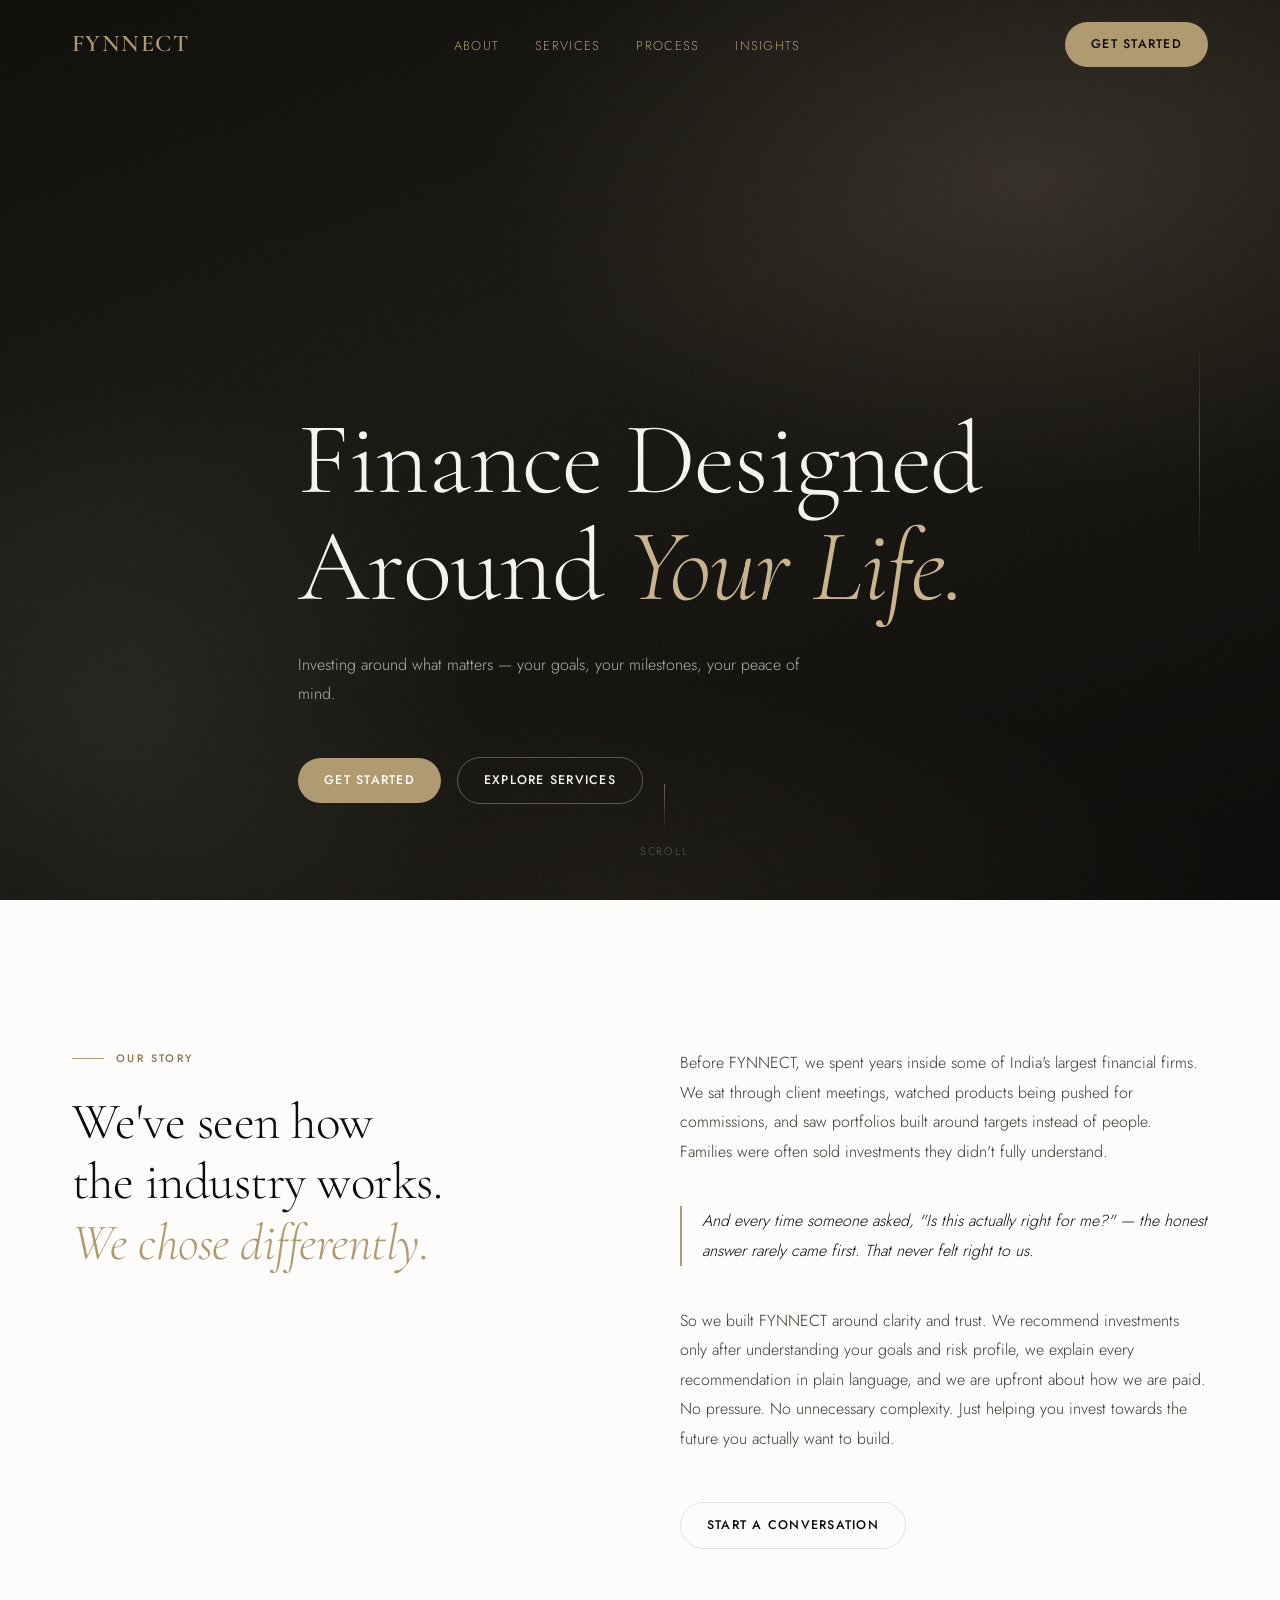
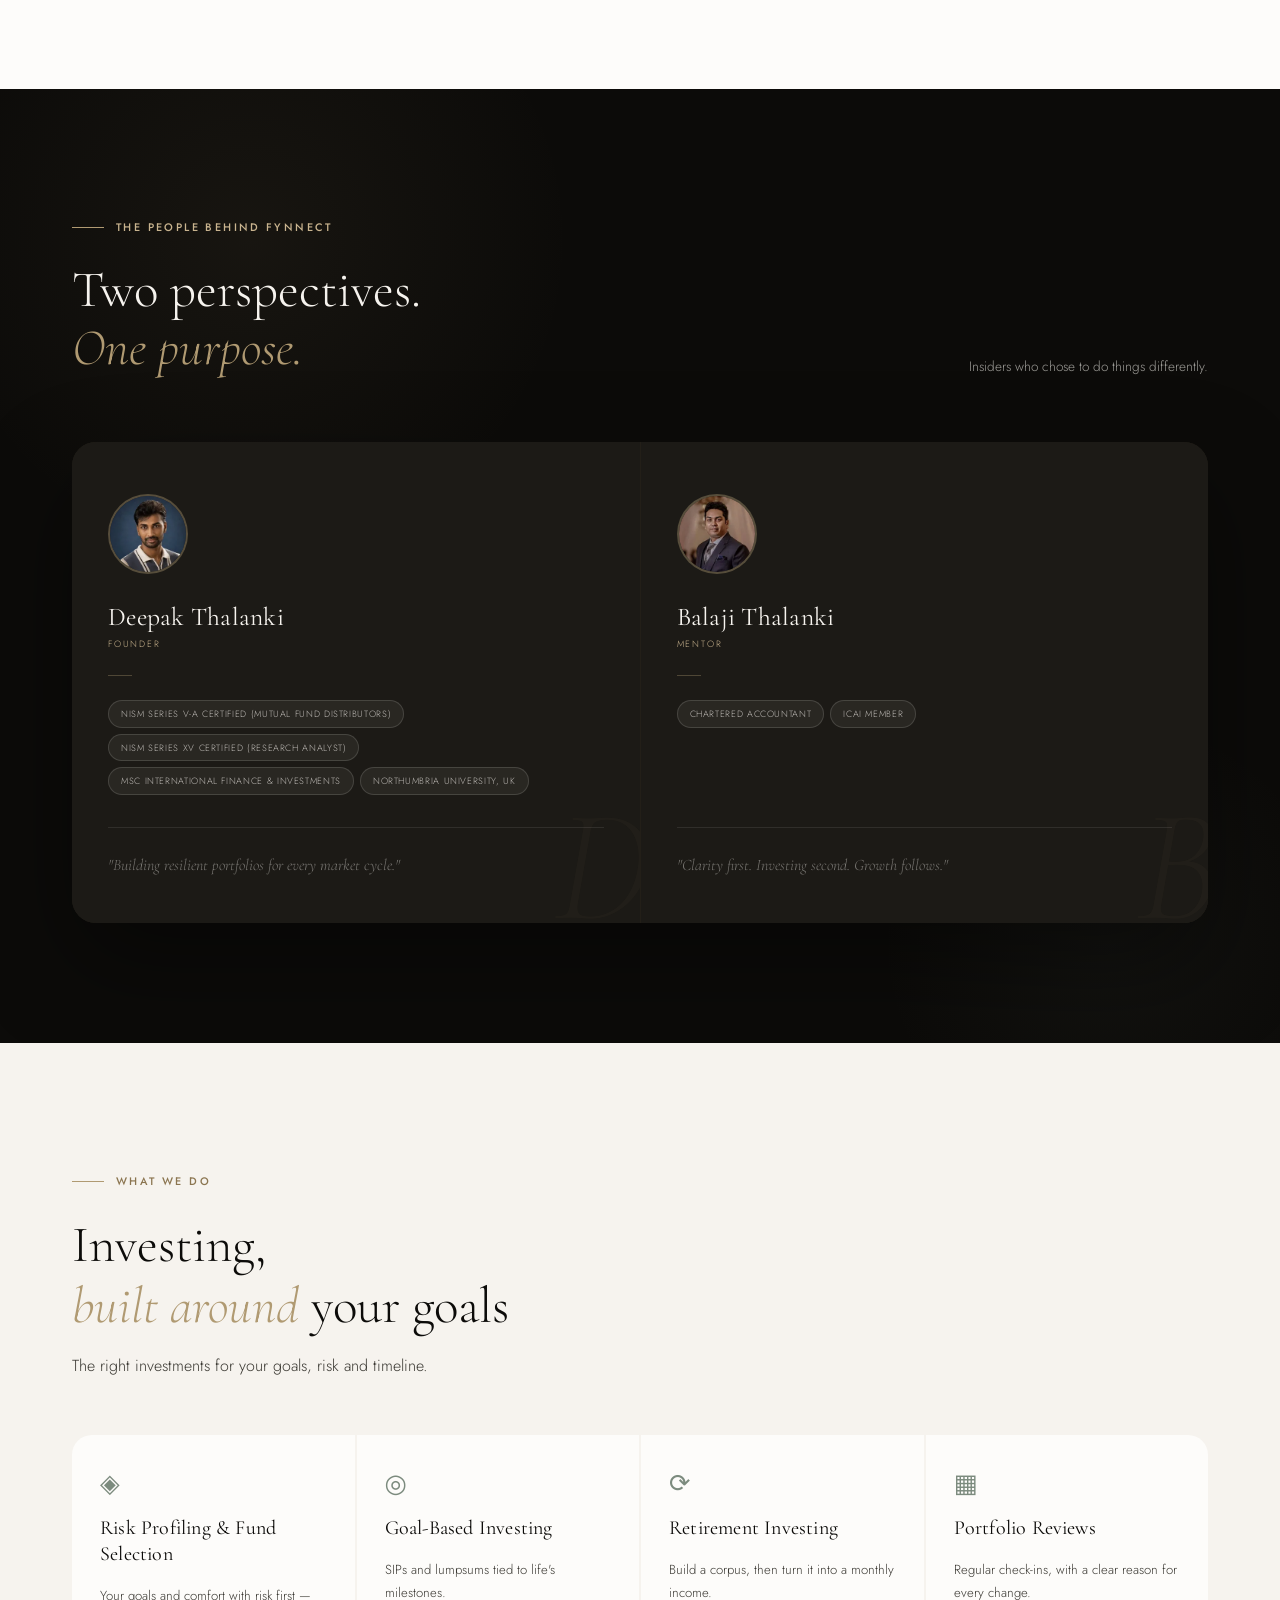
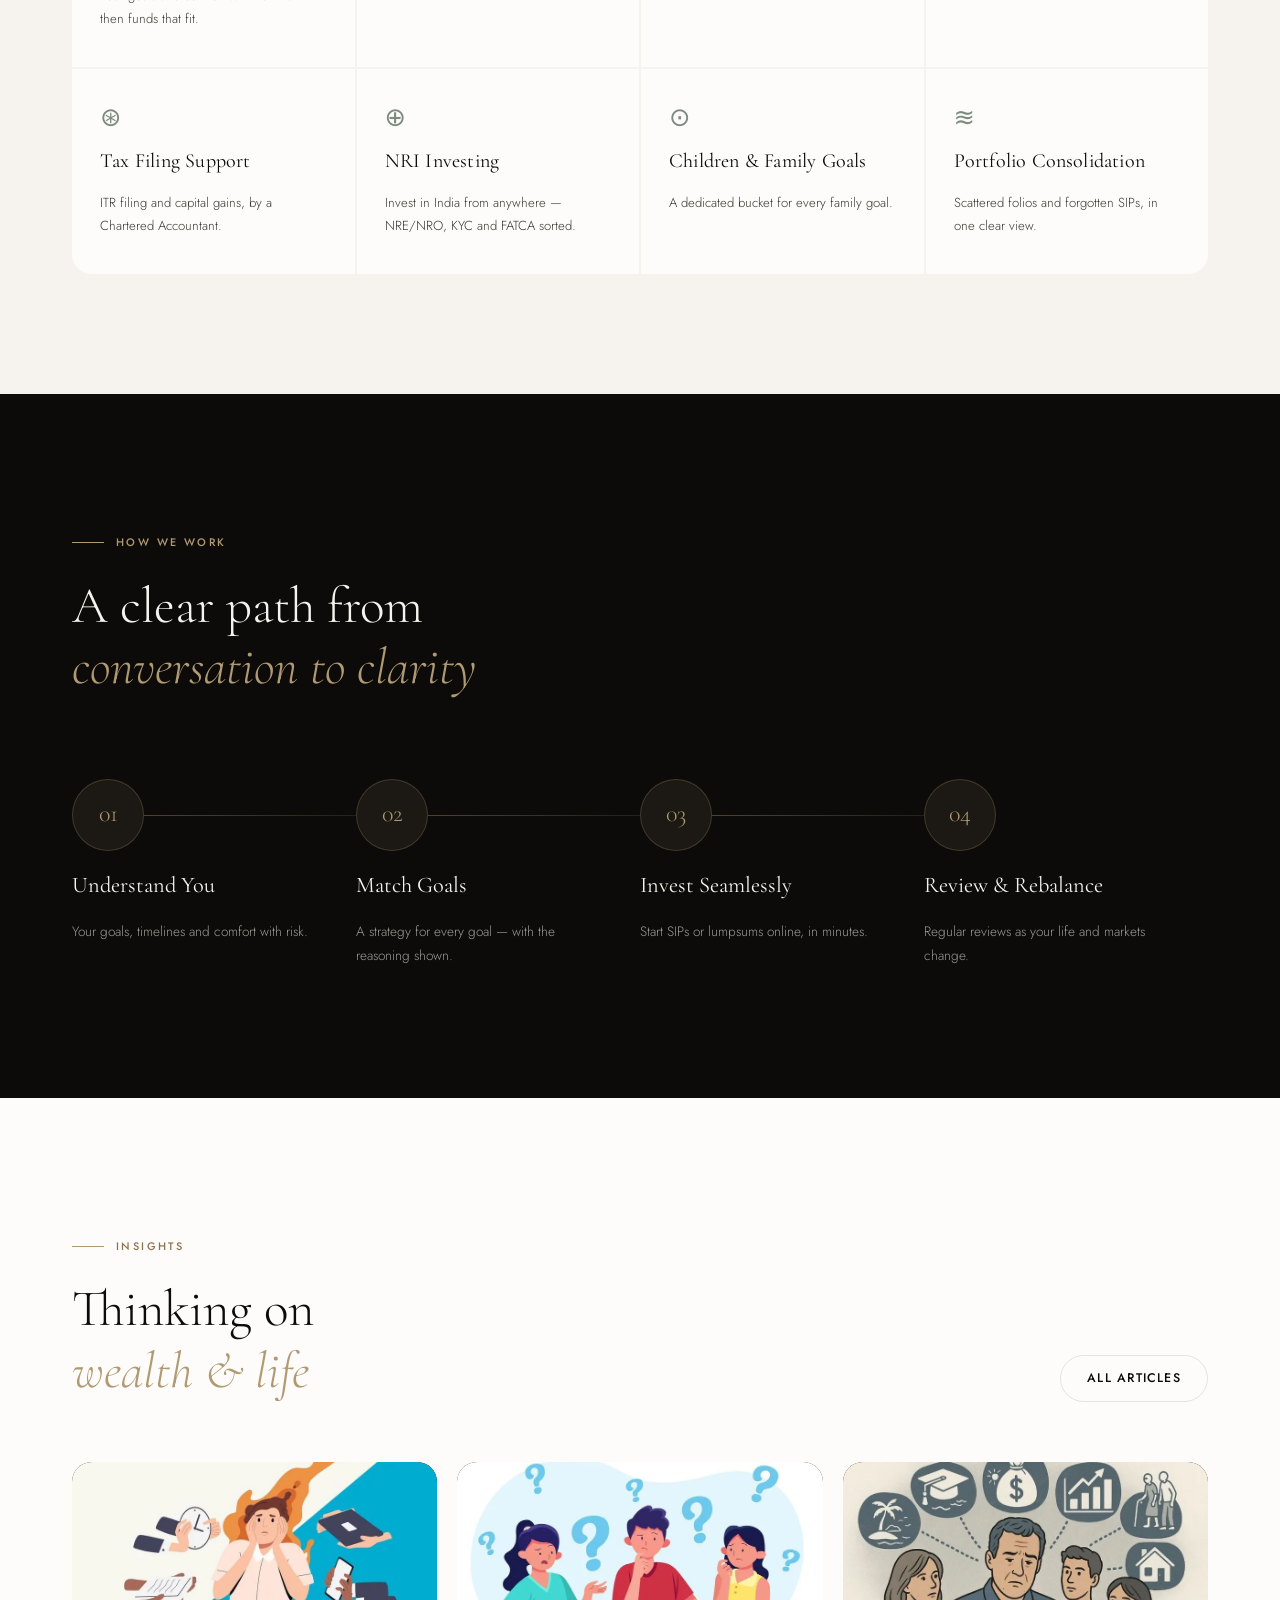
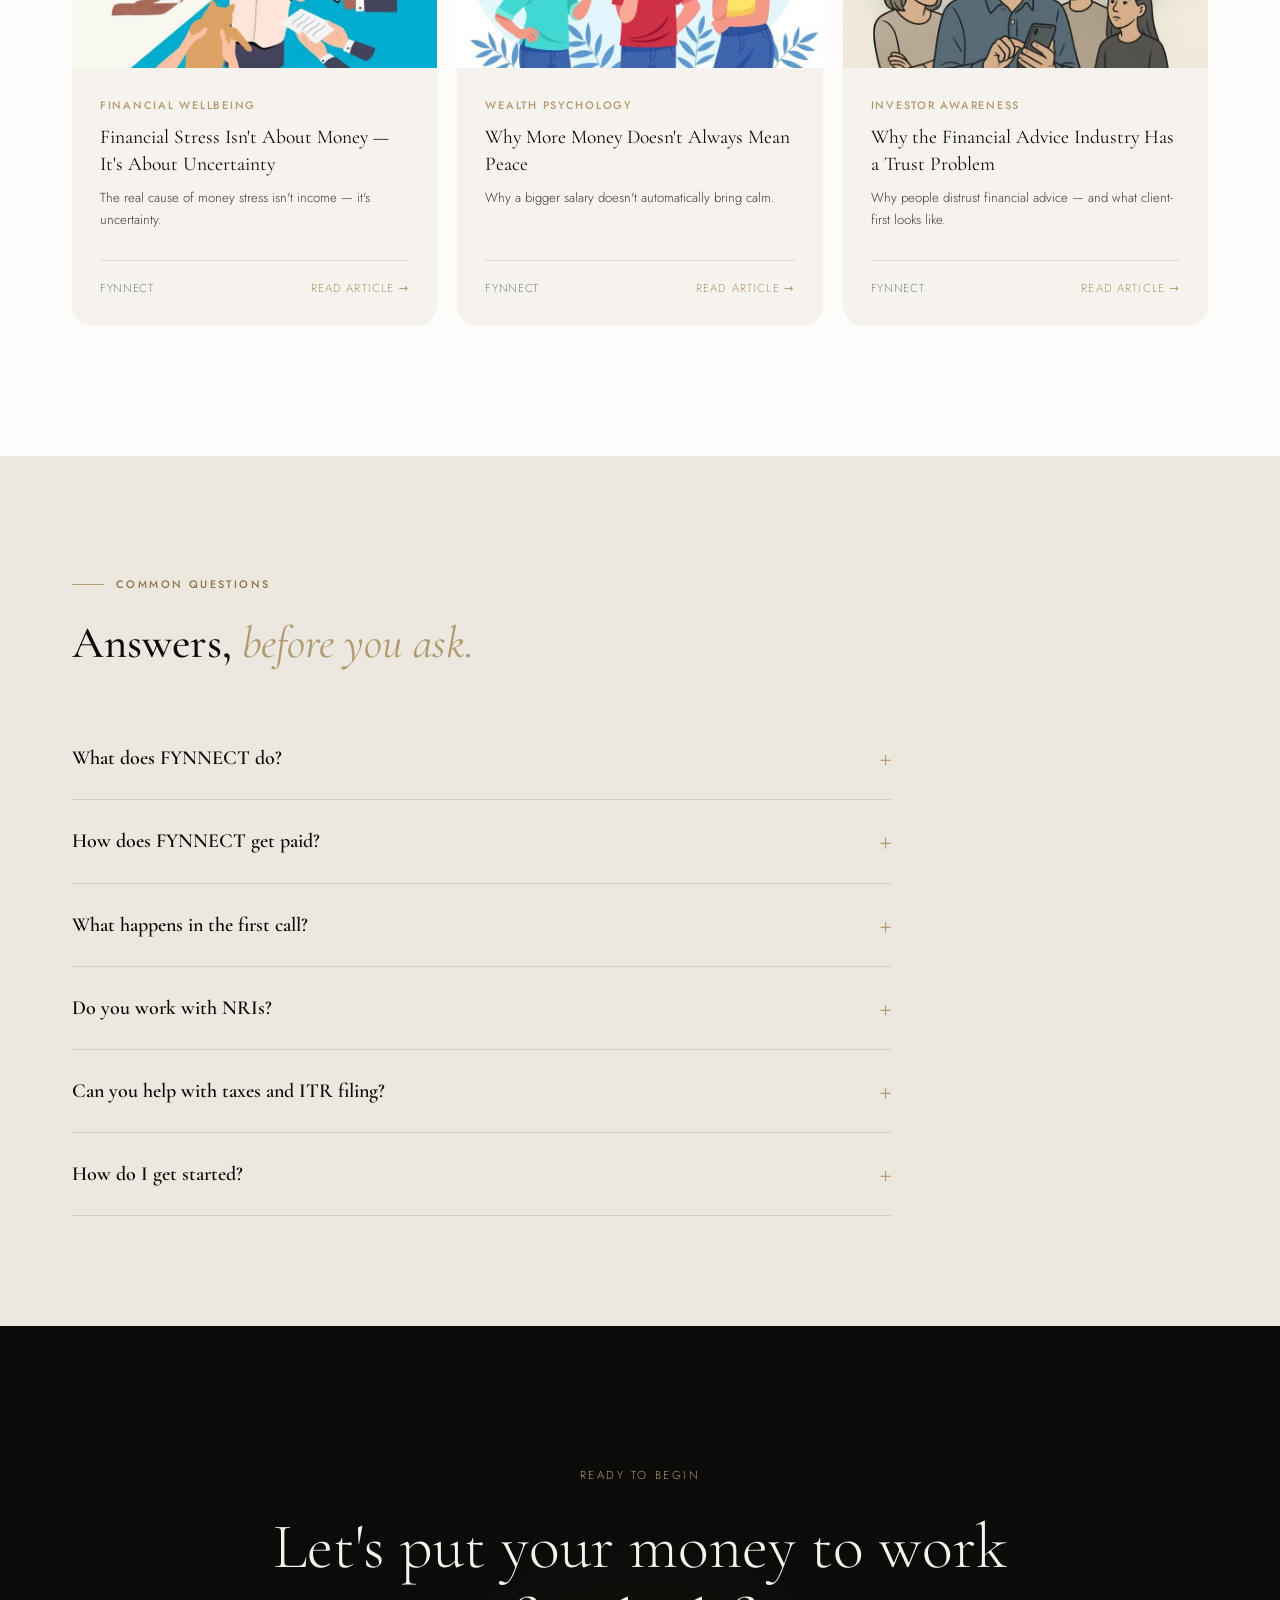
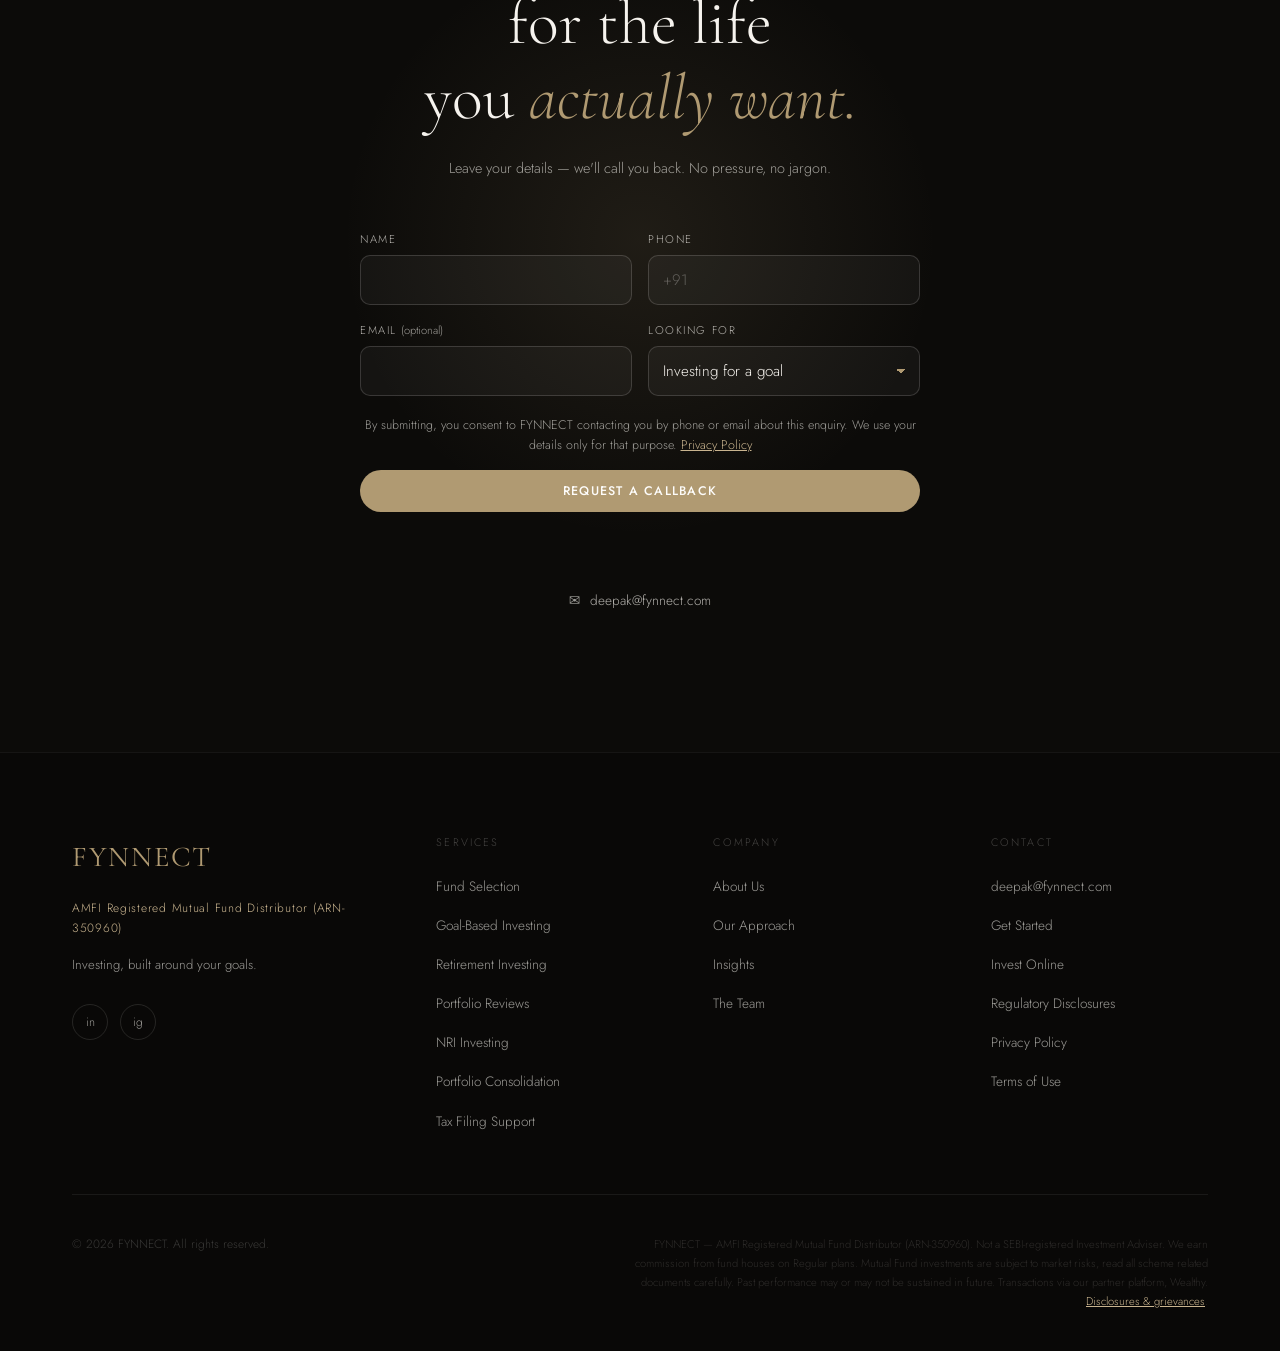
<file: index.html>
<!DOCTYPE html>
<html lang="en">
<head>
<meta charset="UTF-8" />
<meta name="viewport" content="width=device-width, initial-scale=1.0"/>
<meta http-equiv="Content-Security-Policy" content="default-src 'self'; style-src 'self' 'unsafe-inline'; font-src 'self'; script-src 'self' 'unsafe-inline' https://*.googletagmanager.com; img-src 'self' data: https://*.google-analytics.com https://*.googletagmanager.com https://*.g.doubleclick.net https://*.google.com https://*.google.co.in; connect-src 'self' https://api.web3forms.com https://*.google-analytics.com https://*.analytics.google.com https://*.googletagmanager.com https://*.g.doubleclick.net https://*.google.com https://*.google.co.in; object-src 'none'; base-uri 'self'; form-action 'self' https://api.web3forms.com"/>
<meta name="referrer" content="strict-origin-when-cross-origin"/>
<title>FYNNECT | Goal-Based Investing for Resident Indians &amp; NRIs</title>
<meta name="description" content="FYNNECT helps resident Indians and NRIs invest for their goals — fund selection, SIPs, retirement and portfolio reviews. AMFI Registered MFD (ARN-350960)."/>
<meta name="author" content="FYNNECT"/>
<link rel="canonical" href="https://fynnect.com/"/>
<meta name="theme-color" content="#0C0B09"/>

<!-- Open Graph / Social -->
<meta property="og:type" content="website"/>
<meta property="og:locale" content="en_IN"/>
<meta property="og:site_name" content="FYNNECT"/>
<meta property="og:title" content="FYNNECT — Investing, Mapped to Your Goals"/>
<meta property="og:description" content="Goal-based investing for resident Indians and NRIs — explained in plain language. AMFI Registered Mutual Fund Distributor (ARN-350960)."/>
<meta property="og:url" content="https://fynnect.com/"/>
<meta property="og:image" content="https://fynnect.com/assets/og-image.png"/>
<meta name="twitter:card" content="summary_large_image"/>
<meta name="twitter:title" content="FYNNECT — Investing, Mapped to Your Goals"/>
<meta name="twitter:description" content="Goal-based investing, explained in plain language. AMFI Registered Mutual Fund Distributor (ARN-350960)."/>
<meta name="twitter:image" content="https://fynnect.com/assets/og-image.png"/>

<!-- Favicon -->
<link rel="icon" href="/favicon.ico" sizes="48x48"/>
<link rel="icon" type="image/png" sizes="192x192" href="/assets/favicon-192.png"/>
<link rel="apple-touch-icon" href="/assets/apple-touch-icon.png"/>

<!-- Structured data -->
<script type="application/ld+json">
{
  "@context": "https://schema.org",
  "@type": "FinancialService",
  "name": "FYNNECT",
  "url": "https://fynnect.com/",
  "logo": "https://fynnect.com/assets/favicon-512.png",
  "image": "https://fynnect.com/assets/og-image.png",
  "description": "Goal-based investing for resident Indians and NRIs — SIPs, retirement and children's goals, portfolio reviews, portfolio consolidation and tax filing support. AMFI Registered Mutual Fund Distributor (ARN-350960).",
  "email": "deepak@fynnect.com",
  "areaServed": "IN",
  "founder": { "@type": "Person", "name": "Deepak Thalanki" },
  "slogan": "Investing, Mapped to Your Goals",
  "sameAs": [
    "https://www.linkedin.com/company/fynnect/",
    "https://www.instagram.com/fynnect"
  ]
}
</script>
<script type="application/ld+json">
{
  "@context": "https://schema.org",
  "@type": "FAQPage",
  "mainEntity": [
    {
      "@type": "Question",
      "name": "What does FYNNECT do?",
      "acceptedAnswer": { "@type": "Answer", "text": "We help you invest for your goals — risk profiling, fund selection, SIPs, reviews and consolidation. Tax filing support is offered through a Chartered Accountant." }
    },
    {
      "@type": "Question",
      "name": "How does FYNNECT get paid?",
      "acceptedAnswer": { "@type": "Answer", "text": "No fee to you. We earn trail commission from fund houses on Regular plans — it's included in the scheme's expense ratio, so Regular plans cost more than Direct plans. Scheme-wise commission is disclosed on request." }
    },
    {
      "@type": "Question",
      "name": "What happens in the first call?",
      "acceptedAnswer": { "@type": "Answer", "text": "A conversation about your goals and comfort with risk. No pressure, no jargon." }
    },
    {
      "@type": "Question",
      "name": "Do you work with NRIs?",
      "acceptedAnswer": { "@type": "Answer", "text": "Yes — NRE/NRO routing, KYC and FATCA, and fund houses that accept your country." }
    },
    {
      "@type": "Question",
      "name": "Can you help with taxes and ITR filing?",
      "acceptedAnswer": { "@type": "Answer", "text": "Yes — ITR filing, capital gains and advance tax, by a Chartered Accountant." }
    },
    {
      "@type": "Question",
      "name": "How do I get started?",
      "acceptedAnswer": { "@type": "Answer", "text": "Tap Get Started or email deepak@fynnect.com." }
    }
  ]
}
</script>
<script type="application/ld+json">
{
  "@context": "https://schema.org",
  "@type": "Person",
  "name": "Deepak Thalanki",
  "jobTitle": "Founder",
  "image": "https://fynnect.com/assets/founder-deepak.jpg",
  "url": "https://fynnect.com/#founders",
  "worksFor": { "@type": "Organization", "name": "FYNNECT", "url": "https://fynnect.com/" },
  "alumniOf": { "@type": "CollegeOrUniversity", "name": "Northumbria University" },
  "knowsAbout": ["Mutual Funds", "Goal-Based Investing", "NRI Mutual Fund Investing", "Research Analysis"],
  "email": "deepak@fynnect.com",
  "sameAs": ["https://www.linkedin.com/company/fynnect/"]
}
</script>
<script type="application/ld+json">
{
  "@context": "https://schema.org",
  "@type": "Person",
  "name": "Balaji Thalanki",
  "jobTitle": "Mentor",
  "image": "https://fynnect.com/assets/founder-balaji.jpg",
  "url": "https://fynnect.com/#founders",
  "worksFor": { "@type": "Organization", "name": "FYNNECT", "url": "https://fynnect.com/" },
  "memberOf": { "@type": "Organization", "name": "Institute of Chartered Accountants of India" },
  "knowsAbout": ["Chartered Accountancy", "Income Tax", "Audit"]
}
</script>

<link rel="preload" href="assets/fonts/cormorant-garamond-300.woff2" as="font" type="font/woff2" crossorigin/>
<link rel="preload" href="assets/fonts/cormorant-garamond-300-italic.woff2" as="font" type="font/woff2" crossorigin/>
<link rel="preload" href="assets/fonts/jost-300.woff2" as="font" type="font/woff2" crossorigin/>

<style>
/* Self-hosted Google Fonts (latin subset) */
@font-face { font-family: 'Cormorant Garamond'; font-style: italic; font-weight: 300; font-display: swap; src: url('assets/fonts/cormorant-garamond-300-italic.woff2') format('woff2'); }
@font-face { font-family: 'Cormorant Garamond'; font-style: italic; font-weight: 400; font-display: swap; src: url('assets/fonts/cormorant-garamond-400-italic.woff2') format('woff2'); }
@font-face { font-family: 'Cormorant Garamond'; font-style: normal; font-weight: 300; font-display: swap; src: url('assets/fonts/cormorant-garamond-300.woff2') format('woff2'); }
@font-face { font-family: 'Cormorant Garamond'; font-style: normal; font-weight: 400; font-display: swap; src: url('assets/fonts/cormorant-garamond-400.woff2') format('woff2'); }
@font-face { font-family: 'Cormorant Garamond'; font-style: normal; font-weight: 500; font-display: swap; src: url('assets/fonts/cormorant-garamond-500.woff2') format('woff2'); }
@font-face { font-family: 'Cormorant Garamond'; font-style: normal; font-weight: 600; font-display: swap; src: url('assets/fonts/cormorant-garamond-600.woff2') format('woff2'); }
@font-face { font-family: 'Jost'; font-style: normal; font-weight: 300; font-display: swap; src: url('assets/fonts/jost-300.woff2') format('woff2'); }
@font-face { font-family: 'Jost'; font-style: normal; font-weight: 400; font-display: swap; src: url('assets/fonts/jost-400.woff2') format('woff2'); }
@font-face { font-family: 'Jost'; font-style: normal; font-weight: 500; font-display: swap; src: url('assets/fonts/jost-500.woff2') format('woff2'); }
@font-face { font-family: 'Jost'; font-style: normal; font-weight: 600; font-display: swap; src: url('assets/fonts/jost-600.woff2') format('woff2'); }

/* ─── Reset & Base ─── */
*, *::before, *::after { box-sizing: border-box; margin: 0; padding: 0; }

:root {
  --ink:        #0C0B09;
  --ink-soft:   #3A3832;
  --cream:      #F6F3EE;
  --warm:       #EDE8DF;
  --gold:       #B09A72;
  --gold-light: #C9B48F;
  --gold-deep:  #8B7550;
  --sage:       #7C8B7E;
  --white:      #FDFCFA;
  --border:     rgba(12,11,9,0.10);
  --border-inv: rgba(246,243,238,0.12);

  --font-serif: 'Cormorant Garamond', Georgia, serif;
  --font-sans:  'Jost', system-ui, sans-serif;

  --ease: cubic-bezier(0.22, 1, 0.36, 1);
  --ease-spring: cubic-bezier(0.34, 1.56, 0.64, 1);
  --dur-fast:   0.18s;
  --dur-base:   0.35s;
  --dur-slow:   0.55s;
  --ease-out: cubic-bezier(0.16, 1, 0.3, 1);
}

html { scroll-behavior: smooth; }

@media (prefers-reduced-motion: reduce) {
  html { scroll-behavior: auto; }
  *, *::before, *::after { animation-duration: 0.01ms !important; transition-duration: 0.01ms !important; }
  .reveal { opacity: 1; transform: none; }
}

body {
  font-family: var(--font-sans);
  background: var(--cream);
  color: var(--ink);
  font-weight: 300;
  line-height: 1.7;
  overflow-x: hidden;
  -webkit-font-smoothing: antialiased;
}

/* ─── Scrollbar ─── */
::-webkit-scrollbar { width: 4px; }
::-webkit-scrollbar-track { background: var(--warm); }
::-webkit-scrollbar-thumb { background: var(--gold); border-radius: 2px; }

/* ─── Selection ─── */
::selection { background: var(--gold); color: var(--cream); }

/* ─── MFD tagline & disclosures ─── */
.footer__mfd-tag { font-size: 12px; letter-spacing: 0.06em; color: var(--gold-light); margin: 4px 0 14px; }
.footer__disclaimer a { color: var(--gold-light); }

/* ─── Enquiry form ─── */
.enquiry { max-width: 560px; margin: 0 auto; text-align: left; }
.enquiry__grid { display: grid; grid-template-columns: 1fr 1fr; gap: 16px; }
.enquiry__field { display: flex; flex-direction: column; gap: 6px; }
.enquiry__field label { font-size: 0.7rem; letter-spacing: 0.14em; text-transform: uppercase; color: rgba(246,243,238,0.7); }
.enquiry__field label span { text-transform: none; letter-spacing: 0; color: rgba(246,243,238,0.62); }
.enquiry input, .enquiry select {
  width: 100%; font-family: var(--font-sans); font-size: 0.95rem; font-weight: 300; color: var(--cream);
  background: rgba(246,243,238,0.04); border: 1px solid rgba(246,243,238,0.16); border-radius: 10px;
  padding: 13px 14px; transition: border-color var(--dur-base) var(--ease), background var(--dur-base) var(--ease);
}
.enquiry select { appearance: none; -webkit-appearance: none; cursor: pointer;
  background-image: linear-gradient(45deg, transparent 50%, var(--gold) 50%), linear-gradient(135deg, var(--gold) 50%, transparent 50%);
  background-position: calc(100% - 18px) 52%, calc(100% - 13px) 52%; background-size: 5px 5px; background-repeat: no-repeat; }
.enquiry select option { color: var(--ink); }
.enquiry input::placeholder { color: rgba(246,243,238,0.3); }
.enquiry input:focus, .enquiry select:focus { outline: none; border-color: var(--gold); background: rgba(246,243,238,0.07); }
.enquiry input:user-invalid { border-color: #C98F7A; }
.enquiry__honey { position: absolute; left: -9999px; width: 1px; height: 1px; overflow: hidden; }
.enquiry__submit { width: 100%; justify-content: center; margin-top: 14px; padding: 15px 26px; }
.enquiry__submit:disabled { opacity: 0.6; cursor: wait; transform: none; }
.enquiry__note { font-size: 0.78rem; line-height: 1.6; color: rgba(246,243,238,0.62); text-align: center; margin-top: 20px; }
.enquiry__note a { color: var(--gold-light); }
.enquiry__status a { color: var(--gold-light); }
.enquiry__status { min-height: 1.4em; font-size: 0.85rem; color: #E0B3A2; text-align: center; margin-top: 10px; }
.enquiry__done { max-width: 560px; margin: 0 auto; padding: 28px; border: 1px solid rgba(176,154,114,0.35); border-radius: 14px; color: var(--cream); }
.enquiry__done strong { display: block; font-family: var(--font-serif); font-size: 1.6rem; font-weight: 400; color: var(--gold-light); margin-bottom: 6px; }
.enquiry__done p { color: rgba(246,243,238,0.6); font-size: 0.92rem; }
@media (max-width: 560px) { .enquiry__grid { grid-template-columns: 1fr; } .enquiry input, .enquiry select { font-size: 16px; } }

/* ─── Accessibility ─── */
.skip-link {
  position: absolute; left: -9999px; top: 0; z-index: 200;
  background: var(--ink); color: var(--cream); padding: 12px 22px;
  font-size: 0.85rem; letter-spacing: 0.08em; text-decoration: none;
}
.skip-link:focus { left: 0; }
a:focus-visible, button:focus-visible, summary:focus-visible, [tabindex]:focus-visible {
  outline: 2px solid var(--gold); outline-offset: 3px; border-radius: 2px;
}


/* ─── FAQ ─── */
.faq { padding: 110px 0; background: var(--warm); }
.faq__heading { font-family: var(--font-serif); font-weight: 500; font-size: clamp(2rem, 4vw, 2.8rem); line-height: 1.15; margin-bottom: 48px; }
.faq__heading em { font-style: italic; color: var(--gold); }
.faq__list { max-width: 820px; }
.faq__item { border-bottom: 1px solid var(--border); }
.faq__item summary {
  list-style: none; cursor: pointer; display: flex; justify-content: space-between; align-items: center;
  gap: 20px; padding: 22px 0; font-family: var(--font-serif); font-size: 1.25rem; font-weight: 600; color: var(--ink);
}
.faq__item summary::-webkit-details-marker { display: none; }
.faq__item summary::after { content: '+'; font-family: var(--font-sans); font-weight: 300; font-size: 1.4rem; color: var(--gold); transition: transform var(--dur-base) var(--ease); flex-shrink: 0; }
.faq__item[open] summary::after { transform: rotate(45deg); }
.faq__answer { padding: 0 0 24px; color: var(--ink-soft); max-width: 700px; }

/* ─── Utilities ─── */
.container { max-width: 1200px; margin: 0 auto; padding: 0 32px; }


/* ─── Reveal Animations ─── */
.reveal {
  opacity: 0;
  transform: translateY(20px);
  transition: opacity 0.7s var(--ease), transform 0.7s var(--ease);
}
.reveal.visible { opacity: 1; transform: translateY(0); }
.reveal-delay-1 { transition-delay: 0.08s; }
.reveal-delay-2 { transition-delay: 0.16s; }
.reveal-delay-3 { transition-delay: 0.24s; }
.reveal-delay-4 { transition-delay: 0.32s; }

/* ─────────────────────────────────────────
   NAV
───────────────────────────────────────── */
.nav {
  position: fixed;
  top: 0; left: 0; right: 0;
  z-index: 100;
  padding: 22px 0;
  transition: background var(--dur-slow) var(--ease), border-color var(--dur-slow) var(--ease), padding var(--dur-base) var(--ease);
  border-bottom: 1px solid transparent;
}
.nav.scrolled {
  background: rgba(246,243,238,0.92);
  backdrop-filter: blur(18px);
  -webkit-backdrop-filter: blur(18px);
  border-color: var(--border);
  padding: 16px 0;
}
.nav__inner {
  display: flex;
  align-items: center;
  justify-content: space-between;
}
.nav__logo {
  font-family: var(--font-serif);
  font-size: 1.5rem;
  font-weight: 600;
  letter-spacing: 0.06em;
  color: var(--gold);
  text-decoration: none;
  transition: color var(--dur-base) var(--ease);
}
.nav__logo span { color: var(--gold); }

.nav__links {
  display: flex;
  align-items: center;
  gap: 36px;
  list-style: none;
}
.nav__links a {
  font-size: 0.8rem;
  letter-spacing: 0.1em;
  text-transform: uppercase;
  color: var(--gold);
  text-decoration: none;
  position: relative;
  transition: color var(--dur-base) var(--ease);
}
.nav__links a::after {
  content: '';
  position: absolute;
  bottom: -3px; left: 0;
  width: 0; height: 1px;
  background: var(--gold-light);
  transition: width var(--dur-base) var(--ease-out);
}
.nav__links a:hover { color: var(--gold-light); }
.nav__links a:hover::after { width: 100%; }

.btn {
  display: inline-flex;
  align-items: center;
  gap: 8px;
  font-family: var(--font-sans);
  font-size: 0.78rem;
  font-weight: 500;
  letter-spacing: 0.1em;
  text-transform: uppercase;
  text-decoration: none;
  padding: 12px 26px;
  border-radius: 100px;
  cursor: pointer;
  border: none;
  outline: none;
  transition:
    background var(--dur-base) var(--ease),
    color var(--dur-base) var(--ease),
    transform var(--dur-base) var(--ease-spring),
    box-shadow var(--dur-base) var(--ease),
    border-color var(--dur-base) var(--ease);
}
.btn--dark {
  background: var(--ink);
  color: var(--cream);
}
.btn--dark:hover {
  background: var(--ink-soft);
  transform: translateY(-2px) scale(1.01);
  box-shadow: 0 10px 32px rgba(12,11,9,0.2);
}
.btn--outline {
  background: transparent;
  color: var(--ink);
  border: 1px solid var(--border);
}
.btn--outline:hover {
  border-color: var(--ink);
  transform: translateY(-2px) scale(1.01);
  box-shadow: 0 6px 20px rgba(12,11,9,0.07);
}
.btn--gold {
  background: var(--gold);
  color: var(--white);
}
.btn--gold:hover {
  background: var(--gold-light);
  transform: translateY(-2px) scale(1.01);
  box-shadow: 0 12px 40px rgba(176,154,114,0.35);
}
.btn--ghost-inv {
  background: transparent;
  color: var(--cream);
  border: 1px solid rgba(246,243,238,0.3);
}
.btn--ghost-inv:hover {
  background: rgba(246,243,238,0.08);
  border-color: rgba(246,243,238,0.6);
  transform: translateY(-2px) scale(1.01);
}

.nav.scrolled .nav__links a { color: var(--gold-deep); }
.nav.scrolled .nav__links a:hover { color: var(--gold); }
.nav.scrolled .nav__hamburger span { background: var(--ink-soft); }
.nav:not(.scrolled) .btn--dark { background: var(--gold); color: var(--ink); }
.nav:not(.scrolled) .btn--dark:hover { background: var(--gold-light); box-shadow: 0 10px 32px rgba(176,154,114,0.3); }
.nav__hamburger {
  display: none;
  flex-direction: column;
  justify-content: center;
  gap: 5px;
  width: 40px; height: 40px;
  cursor: pointer;
  background: none;
  border: none;
  padding: 4px;
  z-index: 101;
  position: relative;
}
.nav__hamburger span {
  display: block; width: 24px; height: 1.5px;
  background: var(--gold); margin: 0;
  transition: transform var(--dur-base) var(--ease), opacity var(--dur-base) var(--ease), background var(--dur-base) var(--ease);
}

/* ─────────────────────────────────────────
   HERO
───────────────────────────────────────── */
.hero {
  min-height: 100vh;
  display: flex;
  flex-direction: column;
  justify-content: flex-end;
  padding-bottom: 96px;
  position: relative;
  overflow: hidden;
  background: var(--ink);
}
@media (max-width: 768px) {
  .hero {
    min-height: 100vh;
    justify-content: center;
    padding-top: 100px;
    padding-bottom: 64px;
  }
}

/* Gradient mesh bg */
.hero__bg {
  position: absolute;
  inset: 0;
  background:
    radial-gradient(ellipse 70% 60% at 80% 20%, rgba(176,154,114,0.18) 0%, transparent 60%),
    radial-gradient(ellipse 50% 70% at 10% 80%, rgba(124,139,126,0.14) 0%, transparent 55%),
    radial-gradient(ellipse 80% 40% at 50% 100%, rgba(176,154,114,0.08) 0%, transparent 60%),
    linear-gradient(160deg, #0F0E0B 0%, #1A1814 40%, #0C0B09 100%);
  animation: hbg 12s ease-in-out infinite alternate;
}
@keyframes hbg {
  0%   { opacity: 1; }
  100% { opacity: 0.85; }
}

/* Cursor glow (desktop) — moved via transform so it stays on the compositor */
.hero__glow {
  position: absolute; left: 0; top: 0;
  width: 70vmax; height: 70vmax; margin: -35vmax 0 0 -35vmax;
  border-radius: 50%;
  background: radial-gradient(closest-side, rgba(176,154,114,0.20), transparent);
  opacity: 0; pointer-events: none; will-change: transform;
  transition: opacity 0.6s var(--ease);
}
@media (hover: hover) and (prefers-reduced-motion: no-preference) {
  .hero:hover .hero__glow { opacity: 1; }
}

/* Grain overlay */
.hero__grain {
  position: absolute;
  inset: 0;
  background-image: url("data:image/svg+xml,%3Csvg viewBox='0 0 512 512' xmlns='http://www.w3.org/2000/svg'%3E%3Cfilter id='n'%3E%3CfeTurbulence type='fractalNoise' baseFrequency='0.75' numOctaves='4' stitchTiles='stitch'/%3E%3C/filter%3E%3Crect width='100%25' height='100%25' filter='url(%23n)' opacity='1'/%3E%3C/svg%3E");
  opacity: 0.035;
  pointer-events: none;
}

.hero__line-deco {
  position: absolute;
  right: 80px; top: 50%;
  transform: translateY(-50%);
  width: 1px; height: 220px;
  background: linear-gradient(to bottom, transparent, rgba(176,154,114,0.4), transparent);
  pointer-events: none;
}
@media (max-width: 768px) {
  .hero__line-deco { display: none; }
}

.hero__content {
  position: relative;
  z-index: 2;
}


.hero__headline {
  font-family: var(--font-serif);
  font-size: clamp(3.2rem, 8vw, 7.5rem);
  font-weight: 300;
  line-height: 1.04;
  color: var(--cream);
  letter-spacing: -0.01em;
  max-width: 860px;
  opacity: 0;
  animation: fadeUp 0.9s var(--ease) 0.1s forwards;
}
.hero__headline em {
  font-style: italic;
  color: var(--gold-light);
}

.hero__sub {
  margin-top: 32px;
  font-size: 1rem;
  color: rgba(246,243,238,0.7);
  max-width: 520px;
  line-height: 1.8;
  opacity: 0;
  animation: fadeUp 0.8s var(--ease) 0.25s forwards;
}

.hero__ctas {
  display: flex;
  align-items: center;
  gap: 16px;
  margin-top: 48px;
  flex-wrap: wrap;
  opacity: 0;
  animation: fadeUp 0.8s var(--ease) 0.4s forwards;
}

.hero__scroll {
  position: absolute;
  bottom: 40px; left: 50%;
  transform: translateX(-50%);
  display: flex;
  flex-direction: column;
  align-items: center;
  gap: 10px;
  color: rgba(246,243,238,0.3);
  font-size: 0.68rem;
  letter-spacing: 0.16em;
  text-transform: uppercase;
  opacity: 0;
  animation: fadeUp 0.8s var(--ease) 0.8s forwards;
  z-index: 2;
}
.hero__scroll-line {
  width: 1px; height: 48px;
  background: linear-gradient(to bottom, rgba(176,154,114,0.6), transparent);
  animation: scrollLine 2s ease-in-out infinite;
}
@media (max-width: 768px) {
  .hero__scroll { display: none !important; }
}
@keyframes scrollLine {
  0%   { transform: scaleY(0); transform-origin: top; }
  50%  { transform: scaleY(1); transform-origin: top; }
  51%  { transform: scaleY(1); transform-origin: bottom; }
  100% { transform: scaleY(0); transform-origin: bottom; }
}

@keyframes fadeUp {
  from { opacity: 0; transform: translateY(20px); }
  to   { opacity: 1; transform: translateY(0); }
}

/* ─────────────────────────────────────────
   SECTION LABELS
───────────────────────────────────────── */
.section-label {
  display: inline-flex;
  align-items: center;
  gap: 12px;
  font-size: 0.68rem;
  font-weight: 500;
  letter-spacing: 0.22em;
  text-transform: uppercase;
  color: var(--gold-deep);
  margin-bottom: 24px;
}
.section-label::before {
  content: '';
  display: block; width: 32px; height: 1px;
  background: var(--gold);
}

/* ─────────────────────────────────────────
   ABOUT
───────────────────────────────────────── */
.about {
  padding: 140px 0;
  background: var(--white);
}
.about__inner {
  display: grid;
  grid-template-columns: 1fr 1fr;
  gap: 80px;
  align-items: start;
}
.about__left { position: sticky; top: 120px; }
.about__heading {
  font-family: var(--font-serif);
  font-size: clamp(2.2rem, 4vw, 3.6rem);
  font-weight: 300;
  line-height: 1.18;
  color: var(--ink);
  letter-spacing: -0.01em;
}
.about__heading em { font-style: italic; color: var(--gold); }

.about__body { display: flex; flex-direction: column; gap: 40px; padding-top: 8px; }

.about__para { font-size: 1rem; color: var(--ink-soft); line-height: 1.85; }



/* ─────────────────────────────────────────
   FOUNDERS
───────────────────────────────────────── */
.founders {
  padding: 120px 0;
  background: var(--ink);
  position: relative;
  overflow: hidden;
}
.founders::before {
  content: '';
  position: absolute;
  top: -200px; left: -100px;
  width: 700px; height: 700px;
  border-radius: 50%;
  background: radial-gradient(ellipse, rgba(176,154,114,0.07) 0%, transparent 65%);
  pointer-events: none;
}
.founders::after {
  content: '';
  position: absolute;
  bottom: -150px; right: -80px;
  width: 500px; height: 500px;
  border-radius: 50%;
  background: radial-gradient(ellipse, rgba(124,139,126,0.06) 0%, transparent 65%);
  pointer-events: none;
}
.founders__header {
  display: flex;
  align-items: flex-end;
  justify-content: space-between;
  margin-bottom: 64px;
  gap: 32px;
  flex-wrap: wrap;
  position: relative;
  z-index: 1;
}
.founders__heading {
  font-family: var(--font-serif);
  font-size: clamp(2.2rem, 4vw, 3.4rem);
  font-weight: 300;
  color: var(--cream);
  line-height: 1.15;
  margin-bottom: 0;
}
.founders__heading em { font-style: italic; color: var(--gold); }
.founders__sub {
  font-size: 0.85rem;
  color: rgba(246,243,238,0.62);
  max-width: 260px;
  line-height: 1.8;
  text-align: right;
}
.founders__grid {
  display: grid;
  grid-template-columns: repeat(2, 1fr);
  gap: 1px;
  background: rgba(176,154,114,0.14);
  border-radius: 24px;
  overflow: hidden;
  position: relative;
  z-index: 1;
  box-shadow: 0 40px 100px rgba(0,0,0,0.4);
}
.founder-card {
  background: #1C1A16;
  padding: 52px 36px 44px;
  display: flex;
  flex-direction: column;
  align-items: flex-start;
  text-align: left;
  gap: 0;
  position: relative;
  overflow: hidden;
  transition: background var(--dur-base) var(--ease);
  cursor: default;
}
.founder-card::before {
  content: '';
  position: absolute;
  inset: 0;
  background: linear-gradient(135deg, rgba(176,154,114,0.06) 0%, transparent 60%);
  opacity: 0;
  transition: opacity var(--dur-slow) var(--ease);
}
.founder-card:hover::before { opacity: 1; }
.founder-card::after {
  content: '';
  position: absolute;
  top: 0; left: 0;
  width: 2px; height: 0;
  background: linear-gradient(to bottom, var(--gold), rgba(176,154,114,0.2));
  transition: height var(--dur-slow) var(--ease-out);
}
.founder-card:hover::after { height: 100%; }
.founder-card__watermark {
  position: absolute;
  bottom: -24px; right: -8px;
  font-family: var(--font-serif);
  font-size: 10rem;
  font-style: italic;
  font-weight: 300;
  color: rgba(176,154,114,0.04);
  line-height: 1;
  pointer-events: none;
  user-select: none;
  transition: color var(--dur-slow) var(--ease);
  letter-spacing: -0.02em;
}
.founder-card:hover .founder-card__watermark { color: rgba(176,154,114,0.08); }
.founder-card__avatar {
  width: 80px; height: 80px;
  border-radius: 50%;
  display: flex;
  align-items: center;
  justify-content: center;
  font-family: var(--font-serif);
  font-size: 0.85rem;
  font-style: italic;
  color: var(--gold);
  background: rgba(176,154,114,0.08);
  flex-shrink: 0;
  letter-spacing: 0.06em;
  border: 1px solid rgba(176,154,114,0.28);
  margin-bottom: 28px;
  position: relative;
  z-index: 1;
  transition:
    background var(--dur-base) var(--ease),
    border-color var(--dur-base) var(--ease),
    transform var(--dur-base) var(--ease-spring);
}
.founder-card:hover .founder-card__avatar {
  background: rgba(176,154,114,0.16);
  border-color: rgba(176,154,114,0.55);
  transform: scale(1.07);
}
.founder-card__body-wrap {
  width: 100%;
  display: flex;
  flex-direction: column;
  flex: 1;
  position: relative;
  z-index: 1;
}
.founder-card__info {
  display: flex;
  flex-direction: column;
  align-items: flex-start;
  gap: 4px;
  width: 100%;
  flex: 1;
}
.founder-card__name {
  font-family: var(--font-serif);
  font-size: 1.6rem;
  font-weight: 400;
  color: #F6F3EE;
  line-height: 1.15;
  letter-spacing: 0.01em;
}
.founder-card__role {
  font-family: var(--font-sans);
  font-size: 0.57rem;
  letter-spacing: 0.2em;
  text-transform: uppercase;
  color: var(--gold-light);
  margin-bottom: 4px;
}
.founder-card__divider-line {
  width: 24px; height: 1px;
  background: rgba(176,154,114,0.35);
  margin: 16px 0 20px;
  flex-shrink: 0;
  transition: width var(--dur-slow) var(--ease-out);
}
.founder-card:hover .founder-card__divider-line { width: 48px; }
.founder-card__badges {
  display: flex;
  flex-wrap: wrap;
  gap: 6px;
  margin-bottom: 28px;
}
.founder-card__badge {
  font-family: var(--font-sans);
  font-size: 0.57rem;
  letter-spacing: 0.07em;
  text-transform: uppercase;
  color: rgba(246,243,238,0.72);
  background: rgba(246,243,238,0.06);
  border: 1px solid rgba(246,243,238,0.14);
  padding: 5px 12px;
  border-radius: 100px;
  white-space: nowrap;
  transition: border-color var(--dur-base) var(--ease), color var(--dur-base) var(--ease);
}
.founder-card:hover .founder-card__badge {
  color: rgba(246,243,238,0.68);
  border-color: rgba(176,154,114,0.22);
}
.founder-card__quote {
  font-family: var(--font-serif);
  font-size: 1rem;
  font-style: italic;
  color: rgba(246,243,238,0.42);
  line-height: 1.72;
  text-align: left;
  margin-top: auto;
  padding-top: 24px;
  border-top: 1px solid rgba(246,243,238,0.09);
  width: 100%;
  transition: color var(--dur-base) var(--ease);
}
.founder-card:hover .founder-card__quote { color: rgba(246,243,238,0.65); }
@media (max-width: 1100px) {
  .founders__grid { grid-template-columns: repeat(2, 1fr); }
  .founders__sub { text-align: left; max-width: 100%; }
}
@media (max-width: 768px) {
  .founders { padding: 90px 0; }
  .founders__header { flex-direction: column; align-items: flex-start; }
  .founders__grid { grid-template-columns: 1fr; border-radius: 20px; }
  .founder-card { padding: 40px 28px 36px; }
}

/* ─────────────────────────────────────────
   SERVICES
───────────────────────────────────────── */
.services {
  padding: 120px 0;
  background: var(--cream);
}
.services__top {
  display: flex;
  justify-content: space-between;
  flex-direction: column;
  align-items: flex-start;
  margin-bottom: 56px;
  gap: 14px;
}
.services__heading {
  font-family: var(--font-serif);
  font-size: clamp(2rem, 4vw, 3.2rem);
  font-weight: 300;
  line-height: 1.2;
  color: var(--ink);
  max-width: 480px;
}
.services__heading em { font-style: italic; color: var(--gold); }
.services__sub {
  font-size: 1rem;
  color: var(--ink-soft);
  max-width: 480px;
  line-height: 1.7;
}

.services__grid {
  display: grid;
  grid-template-columns: repeat(4, 1fr);
  gap: 2px;
}
.service-card {
  background: var(--white);
  padding: 36px 28px;
  display: flex;
  flex-direction: column;
  gap: 18px;
  position: relative;
  overflow: hidden;
  cursor: default;
  transition:
    background var(--dur-base) var(--ease),
    transform var(--dur-base) var(--ease-spring),
    box-shadow var(--dur-base) var(--ease);
}
.service-card:first-child  { border-radius: 20px 0 0 0; }
.service-card:nth-child(4) { border-radius: 0 20px 0 0; }
.service-card:nth-child(5) { border-radius: 0 0 0 20px; }
.service-card:last-child   { border-radius: 0 0 20px 0; }
.service-card::after {
  content: '';
  position: absolute;
  bottom: 0; left: 0;
  width: 100%; height: 2px;
  background: var(--gold);
  transform: scaleX(0);
  transform-origin: left;
  transition: transform var(--dur-slow) var(--ease-out);
}
.service-card:hover { background: var(--ink); transform: translateY(-3px); box-shadow: 0 16px 48px rgba(12,11,9,0.12); }
.service-card:hover .service-card__icon { color: var(--gold); }
.service-card:hover .service-card__title { color: var(--cream); }
.service-card:hover .service-card__desc { color: rgba(246,243,238,0.5); }
.service-card:hover::after { transform: scaleX(1); }

.service-card__icon {
  font-size: 1.6rem;
  color: var(--sage);
  transition: color var(--dur-base) var(--ease);
  line-height: 1;
}
.service-card__title {
  font-family: var(--font-serif);
  font-size: 1.25rem;
  font-weight: 400;
  color: var(--ink);
  letter-spacing: 0.01em;
  transition: color var(--dur-base) var(--ease);
  line-height: 1.3;
}
.service-card__desc {
  font-size: 0.82rem;
  color: var(--ink-soft);
  line-height: 1.75;
  transition: color var(--dur-base) var(--ease);
  flex: 1;
}

/* ─────────────────────────────────────────
   HOW WE WORK
───────────────────────────────────────── */
.process {
  padding: 130px 0;
  background: var(--ink);
  overflow: hidden;
}
.process__heading {
  font-family: var(--font-serif);
  font-size: clamp(2rem, 4vw, 3.4rem);
  font-weight: 300;
  color: var(--cream);
  line-height: 1.2;
  margin-bottom: 80px;
  max-width: 600px;
}
.process__heading em { font-style: italic; color: var(--gold); }

.process__steps {
  display: grid;
  grid-template-columns: repeat(4, 1fr);
  gap: 0;
  position: relative;
}
.process__steps::before { display: none; }

/* Connector lines between circles — drawn from right edge of each circle to left edge of next */
.process-step {
  padding: 0 32px 0 0;
  display: flex;
  flex-direction: column;
  gap: 20px;
  position: relative;
}
.process-step:not(:last-child)::after {
  content: '';
  position: absolute;
  top: 36px;
  left: 72px;
  right: 0;
  height: 1px;
  background: linear-gradient(to right, rgba(176,154,114,0.4), rgba(176,154,114,0.15));
  pointer-events: none;
}
.process-step__num {
  width: 72px; height: 72px;
  border-radius: 50%;
  background: rgba(176,154,114,0.1);
  border: 1px solid rgba(176,154,114,0.25);
  display: flex;
  align-items: center;
  justify-content: center;
  font-family: var(--font-serif);
  font-size: 1.5rem;
  font-weight: 300;
  color: var(--gold);
  position: relative;
  z-index: 1;
  transition:
    background var(--dur-base) var(--ease),
    color var(--dur-base) var(--ease),
    border-color var(--dur-base) var(--ease),
    transform var(--dur-base) var(--ease-spring);
}
.process-step:hover .process-step__num {
  background: var(--gold);
  color: var(--ink);
  border-color: var(--gold);
  transform: scale(1.06);
}
.process-step__title {
  font-family: var(--font-serif);
  font-size: 1.4rem;
  font-weight: 400;
  color: var(--cream);
  line-height: 1.25;
}
.process-step__desc {
  font-size: 0.85rem;
  color: rgba(246,243,238,0.62);
  line-height: 1.8;
}




/* ─────────────────────────────────────────
   INSIGHTS
───────────────────────────────────────── */
.insights {
  padding: 130px 0;
  background: var(--white);
}
.insights__top {
  display: flex;
  justify-content: space-between;
  align-items: flex-end;
  margin-bottom: 60px;
  gap: 24px;
  flex-wrap: wrap;
}
.insights__heading {
  font-family: var(--font-serif);
  font-size: clamp(2rem, 4vw, 3.2rem);
  font-weight: 300;
  color: var(--ink);
  line-height: 1.2;
}
.insights__heading em { font-style: italic; color: var(--gold); }

.insights__grid {
  display: grid;
  grid-template-columns: 1fr 1fr 1fr;
  gap: 20px;
}

.insight-card {
  background: var(--cream);
  border-radius: 20px;
  overflow: hidden;
  cursor: pointer;
  transition:
    transform var(--dur-base) var(--ease-spring),
    box-shadow var(--dur-base) var(--ease);
  display: flex;
  flex-direction: column;
}
.insight-card:hover {
  transform: translateY(-6px) scale(1.01);
  box-shadow: 0 24px 60px rgba(12,11,9,0.1);
}
.insight-card__thumb {
  aspect-ratio: 16/9;
  overflow: hidden;
  position: relative;
  background: #1a1814;
}
.insight-card__thumb-bg {
  width: 100%;
  height: 100%;
  transition: transform var(--dur-slow) var(--ease-out);
  display: flex;
  align-items: center;
  justify-content: center;
  font-size: 3rem;
  position: absolute;
  inset: 0;
}
.insight-card__thumb-bg img {
  width: 100%;
  height: 100%;
  object-fit: cover;
  object-position: center;
  display: block;
  transition: transform var(--dur-slow) var(--ease-out);
}
.insight-card:hover .insight-card__thumb-bg { transform: scale(1.04); }
.insight-card:hover .insight-card__thumb-bg img { transform: none; }


.insight-card__body { padding: 28px; flex: 1; display: flex; flex-direction: column; gap: 10px; }
.insight-card__tag {
  font-size: 0.68rem;
  letter-spacing: 0.16em;
  text-transform: uppercase;
  color: var(--gold);
  font-weight: 500;
}
.insight-card__title {
  font-family: var(--font-serif);
  font-size: 1.22rem;
  font-weight: 400;
  color: var(--ink);
  line-height: 1.35;
}
.insight-card__excerpt {
  font-size: 0.82rem;
  color: var(--ink-soft);
  line-height: 1.7;
  flex: 1;
}
.insight-card__footer {
  display: flex;
  justify-content: space-between;
  align-items: center;
  margin-top: 18px;
  padding-top: 18px;
  border-top: 1px solid var(--border);
}
.insight-card__date {
  font-size: 0.72rem;
  color: var(--sage);
  letter-spacing: 0.06em;
}
.insight-card__read {
  font-size: 0.72rem;
  letter-spacing: 0.1em;
  text-transform: uppercase;
  color: var(--gold);
  display: flex;
  align-items: center;
  gap: 6px;
}

/* ─────────────────────────────────────────
   CTA
───────────────────────────────────────── */
.cta-section {
  padding: 140px 0;
  background: var(--ink);
  position: relative;
  overflow: hidden;
  text-align: center;
}
.cta-section::before {
  content: '';
  position: absolute;
  top: 50%; left: 50%;
  transform: translate(-50%, -50%);
  width: 600px; height: 600px;
  border-radius: 50%;
  background: radial-gradient(ellipse, rgba(176,154,114,0.12) 0%, transparent 70%);
  pointer-events: none;
}
.cta-section__eyebrow {
  font-size: 0.72rem;
  letter-spacing: 0.22em;
  text-transform: uppercase;
  color: var(--gold);
  margin-bottom: 24px;
}
.cta-section__heading {
  font-family: var(--font-serif);
  font-size: clamp(2rem, 5vw, 4.2rem);
  font-weight: 300;
  line-height: 1.18;
  color: var(--cream);
  max-width: 760px;
  margin: 0 auto 20px;
}
.cta-section__heading em { font-style: italic; color: var(--gold); }
.cta-section__sub {
  font-size: 0.9rem;
  color: rgba(246,243,238,0.62);
  max-width: 500px;
  margin: 0 auto 48px;
  line-height: 1.8;
}
.cta-section__contact {
  margin-top: 48px;
  display: flex;
  align-items: center;
  justify-content: center;
  gap: 40px;
  flex-wrap: wrap;
}
.cta-section__contact-item {
  display: flex;
  align-items: center;
  gap: 10px;
  font-size: 0.85rem;
  color: rgba(246,243,238,0.62);
}
.cta-section__contact-item a {
  color: rgba(246,243,238,0.7);
  text-decoration: none;
  transition: color var(--dur-base) var(--ease);
}
.cta-section__contact-item a:hover { color: var(--gold); }

/* ─────────────────────────────────────────
   FOOTER
───────────────────────────────────────── */
.footer {
  background: #090807;
  padding: 80px 0 40px;
  border-top: 1px solid rgba(246,243,238,0.05);
}
.footer__top {
  display: grid;
  grid-template-columns: 1.4fr 1fr 1fr 1fr;
  gap: 60px;
  padding-bottom: 60px;
  border-bottom: 1px solid rgba(246,243,238,0.07);
  margin-bottom: 40px;
}
.footer__brand-name {
  font-family: var(--font-serif);
  font-size: 1.8rem;
  font-weight: 400;
  color: var(--gold);
  letter-spacing: 0.06em;
  margin-bottom: 16px;
}
.footer__brand-name span { color: var(--gold); }
.footer__brand-desc {
  font-size: 0.82rem;
  color: rgba(246,243,238,0.62);
  line-height: 1.8;
  margin-bottom: 28px;
}
.footer__socials {
  display: flex;
  gap: 12px;
}
.footer__social {
  width: 36px; height: 36px;
  border-radius: 50%;
  border: 1px solid rgba(246,243,238,0.12);
  display: flex;
  align-items: center;
  justify-content: center;
  color: rgba(246,243,238,0.62);
  font-size: 0.75rem;
  text-decoration: none;
  transition:
    border-color var(--dur-base) var(--ease),
    color var(--dur-base) var(--ease),
    background var(--dur-base) var(--ease),
    transform var(--dur-base) var(--ease-spring);
}
.footer__social:hover {
  border-color: var(--gold);
  color: var(--gold);
  background: rgba(176,154,114,0.08);
  transform: translateY(-2px) scale(1.08);
}
.footer__col-title {
  font-size: 0.68rem;
  letter-spacing: 0.2em;
  text-transform: uppercase;
  color: rgba(246,243,238,0.25);
  margin-bottom: 20px;
}
.footer__col-links { list-style: none; display: flex; flex-direction: column; gap: 12px; }
.footer__col-links a {
  font-size: 0.85rem;
  color: rgba(246,243,238,0.62);
  text-decoration: none;
  transition: color var(--dur-base) var(--ease), transform var(--dur-base) var(--ease-out);
  display: inline-block;
}
.footer__col-links a:hover { color: var(--cream); transform: translateX(4px); }

.footer__bottom {
  display: flex;
  justify-content: space-between;
  align-items: flex-start;
  gap: 24px;
  flex-wrap: wrap;
}
.footer__copy {
  font-size: 0.75rem;
  color: rgba(246,243,238,0.2);
  line-height: 1.6;
}
.footer__disclaimer {
  font-size: 0.7rem;
  color: rgba(246,243,238,0.15);
  max-width: 600px;
  line-height: 1.7;
  text-align: right;
}

/* ─────────────────────────────────────────
   MOBILE NAV PANEL
───────────────────────────────────────── */
.nav__mobile-menu {
  display: none;
  position: fixed;
  inset: 0;
  background: var(--ink);
  z-index: 99;
  padding: 88px 32px 48px;
  flex-direction: column;
  gap: 0;
  opacity: 0;
  pointer-events: none;
  transition: opacity 0.38s var(--ease);
  overflow-y: auto;
}
.nav__mobile-menu.open { display: flex; opacity: 1; pointer-events: all; }
.nav__mobile-menu a {
  font-family: var(--font-serif);
  font-size: 1.9rem;
  font-weight: 300;
  color: rgba(246,243,238,0.75);
  text-decoration: none;
  padding: 18px 0;
  border-bottom: 1px solid rgba(246,243,238,0.07);
  display: flex;
  align-items: center;
  justify-content: space-between;
  transition: color var(--dur-base) var(--ease), padding-left var(--dur-base) var(--ease-out);
}
.nav__mobile-menu a::after { content: '↗'; font-size: 0.9rem; opacity: 0.3; font-style: normal; font-family: var(--font-sans); }
.nav__mobile-menu a:hover { color: var(--gold-light); padding-left: 8px; }
.nav__mobile-cta {
  margin-top: 36px;
  display: flex;
  flex-direction: column;
  gap: 12px;
}
.nav__mobile-cta a {
  font-family: var(--font-sans) !important;
  font-size: 0.78rem !important;
  font-weight: 500 !important;
  letter-spacing: 0.1em;
  text-transform: uppercase;
  padding: 16px 24px !important;
  border-radius: 100px;
  text-align: center;
  justify-content: center !important;
  border-bottom: none !important;
  display: flex;
  align-items: center;
}
.nav__mobile-cta a::after { display: none !important; }
.nav__mobile-cta a.cta-primary {
  background: var(--gold);
  color: var(--white) !important;
  opacity: 1 !important;
}
.nav__mobile-cta a.cta-secondary {
  background: transparent;
  color: rgba(246,243,238,0.5) !important;
  border: 1px solid rgba(246,243,238,0.12) !important;
}
.nav__mobile-cta a:hover { padding-left: 24px !important; }
.nav__mobile-cta a.cta-primary:hover { background: var(--gold-light); }
.nav__mobile-contact {
  margin-top: auto;
  padding-top: 28px;
  border-top: 1px solid rgba(246,243,238,0.07);
  display: flex;
  flex-direction: column;
  gap: 6px;
}
.nav__mobile-contact a {
  font-family: var(--font-sans) !important;
  font-size: 0.78rem !important;
  color: rgba(246,243,238,0.3) !important;
  padding: 6px 0 !important;
  border: none !important;
  justify-content: flex-start !important;
  letter-spacing: 0.03em;
}
.nav__mobile-contact a::after { display: none !important; }
.nav__mobile-contact a:hover { color: var(--gold) !important; padding-left: 0 !important; }

/* ─────────────────────────────────────────
   RESPONSIVE
───────────────────────────────────────── */
@media (max-width: 1024px) {
  .services__grid { grid-template-columns: repeat(2, 1fr); }
  .service-card:first-child  { border-radius: 20px 0 0 0 !important; }
  .service-card:nth-child(2) { border-radius: 0 20px 0 0 !important; }
  .service-card:nth-child(3),
  .service-card:nth-child(4),
  .service-card:nth-child(5),
  .service-card:nth-child(6) { border-radius: 0 !important; }
  .service-card:nth-child(7) { border-radius: 0 0 0 20px !important; }
  .service-card:last-child   { border-radius: 0 0 20px 0 !important; }

  .insights__grid { grid-template-columns: 1fr 1fr; }

  .process__steps { grid-template-columns: repeat(2, 1fr); gap: 48px; }
  .process__steps::before { display: none; }

  .about__inner { grid-template-columns: 1fr; gap: 56px; }
  .about__left { position: static; }

  .footer__top { grid-template-columns: 1fr 1fr; gap: 40px; }
}

@media (max-width: 768px) {
  .nav__links, .nav .btn { display: none; }
  .nav__hamburger { display: flex; }

  /* Section padding tightened for mobile */
  .about { padding: 80px 0; }
  .services { padding: 72px 0; }
  .process { padding: 72px 0; }
  .insights { padding: 72px 0; }
  .cta-section { padding: 80px 0; }
  .founders { padding: 72px 0; }

  /* Hero */
  .hero { padding-bottom: 72px; }
  .hero__sub { font-size: 0.92rem; }
  .hero__ctas { margin-top: 36px; gap: 12px; }

  /* About */
  .about__inner { grid-template-columns: 1fr; gap: 40px; }
  .about__left { position: static; }
  .about__para { font-size: 0.95rem; }

  /* Services */
  .services__top { flex-direction: column; align-items: flex-start; gap: 16px; }
  .services__sub { text-align: left; font-size: 0.88rem; }
  .services__grid { grid-template-columns: 1fr; }
  .service-card { border-radius: 0 !important; padding: 28px 24px; }
  .service-card:first-child { border-radius: 20px 20px 0 0 !important; }
  .service-card:last-child  { border-radius: 0 0 20px 20px !important; }
  .service-card__title { font-size: 1.1rem; }
  .service-card__desc { font-size: 0.82rem; }

  /* Process */
  .process__steps { grid-template-columns: 1fr; gap: 32px; }
  .process__heading { font-size: clamp(1.8rem, 5vw, 2.4rem); margin-bottom: 48px; }
  .process-step { padding: 0; }
  .process-step:not(:last-child)::after { display: none; }


  /* Founders */
  .founders__header { flex-direction: column; align-items: flex-start; gap: 12px; }
  .founders__sub { text-align: left; max-width: 100%; }
  .founders__grid { grid-template-columns: 1fr; border-radius: 20px; }
  .founder-card { padding: 36px 24px 32px; }
  .founder-card__name { font-size: 1.4rem; }

  /* Insights */
  .insights__grid { grid-template-columns: 1fr; }
  .insights__top { flex-direction: column; align-items: flex-start; gap: 16px; }
  .insight-card__body { padding: 22px; }
  .insight-card__title { font-size: 1.1rem; }
  .insight-card__excerpt { font-size: 0.8rem; }

  /* CTA */
  .cta-section__heading { font-size: clamp(1.8rem, 6vw, 3rem); }
  .cta-section__contact { gap: 16px; flex-direction: column; }

  /* Footer */
  .footer__top { grid-template-columns: 1fr; gap: 32px; }
  .footer__disclaimer { text-align: left; }
  .footer__bottom { flex-direction: column; gap: 16px; }
}

@media (max-width: 480px) {
  .container { padding: 0 20px; }

  /* Hero */
  .hero { padding-bottom: 56px; }
  .hero__headline { font-size: clamp(2.4rem, 10.5vw, 3.2rem); line-height: 1.06; }
  .hero__sub { font-size: 0.88rem; margin-top: 20px; }
  .hero__ctas { flex-direction: column; align-items: stretch; gap: 10px; margin-top: 28px; }
  .hero__ctas .btn { width: 100%; justify-content: center; }

  /* Section headings */
  .about__heading { font-size: clamp(1.9rem, 7vw, 2.6rem); }
  .founders__heading { font-size: clamp(1.9rem, 7vw, 2.6rem); }
  .services__heading { font-size: clamp(1.9rem, 7vw, 2.6rem); }
  .insights__heading { font-size: clamp(1.9rem, 7vw, 2.6rem); }

  /* Process */
  .process__heading { font-size: clamp(1.7rem, 7vw, 2.2rem); margin-bottom: 40px; }
  .process-step__title { font-size: 1.2rem; }
  .process-step__num { width: 60px; height: 60px; font-size: 1.25rem; }

  /* Service cards */
  .service-card { padding: 24px 20px; }

  /* Insight cards */
  .insight-card__body { padding: 18px; gap: 8px; }
  .insight-card__title { font-size: 1.05rem; }


  /* CTA */
  .cta-section { padding: 72px 0; }
  .cta-section__heading br { display: none; }
  .cta-section__sub { font-size: 0.85rem; }
  .cta-section__contact-item { font-size: 0.8rem; }

  /* Footer */
  .footer { padding: 60px 0 32px; }
  .footer__brand-name { font-size: 1.5rem; }
  .footer__brand-desc { font-size: 0.78rem; }
  .footer__col-links a { font-size: 0.82rem; }

  /* Buttons — full width on tiny screens */
  .btn { min-height: 48px; }
}
</style>
</head>
<body>

<a href="#main-content" class="skip-link">Skip to main content</a>

<!-- ═══════════════ NAV ═══════════════ -->
<nav class="nav" id="nav">
  <div class="container">
    <div class="nav__inner">
      <a href="#" class="nav__logo">FYN<span>NECT</span></a>
      <ul class="nav__links">
        <li><a href="#about">About</a></li>
        <li><a href="#services">Services</a></li>
        <li><a href="#process">Process</a></li>
        <li><a href="#insights">Insights</a></li>
      </ul>
      <a href="#consult" class="btn btn--dark">Get Started</a>
      <div class="nav__hamburger" id="hamburger" role="button" aria-label="Open menu" aria-expanded="false" tabindex="0">
        <span></span><span></span><span></span>
      </div>
    </div>
  </div>
</nav>

<!-- Mobile Menu -->
<div class="nav__mobile-menu" id="mobileMenu">
  <a href="#about"    onclick="closeMenu()">About</a>
  <a href="#services" onclick="closeMenu()">Services</a>
  <a href="#process"  onclick="closeMenu()">Process</a>
  <a href="#insights" onclick="closeMenu()">Insights</a>
  <div class="nav__mobile-cta">
    <a href="#consult" class="cta-primary" onclick="closeMenu()">Get Started</a>
    <a href="#services" class="cta-secondary" onclick="closeMenu()">Our Services</a>
  </div>
  <div class="nav__mobile-contact">
    <a href="mailto:deepak@fynnect.com">deepak@fynnect.com</a>
  </div>
</div>

<!-- ═══════════════ HERO ═══════════════ -->
<section class="hero" id="main-content">
  <div class="hero__bg"></div>
  <div class="hero__glow" aria-hidden="true"></div>
  <div class="hero__grain"></div>
  <div class="hero__line-deco"></div>
  <div class="container hero__content">
    <h1 class="hero__headline">
      Finance Designed<br/>
      Around <em>Your Life.</em>
    </h1>
    <p class="hero__sub">
      Investing around what matters — your goals, your milestones, your peace of mind.
    </p>
    <div class="hero__ctas">
      <a href="#consult" class="btn btn--gold">Get Started</a>
      <a href="#services" class="btn btn--ghost-inv">Explore Services</a>
    </div>
  </div>
  <div class="hero__scroll">
    <div class="hero__scroll-line"></div>
    <span>Scroll</span>
  </div>
</section>

<!-- ═══════════════ ABOUT ═══════════════ -->
<section class="about" id="about">
  <div class="container">
    <div class="about__inner">

      <div class="about__left reveal">
        <p class="section-label">Our Story</p>
        <h2 class="about__heading">
          We've seen how<br/>the industry works.<br/>
          <em>We chose differently.</em>
        </h2>
      </div>

      <div class="about__body">
        <p class="about__para reveal reveal-delay-1">
          Before FYNNECT, we spent years inside some of India's largest financial firms. We sat through client meetings, watched products being pushed for commissions, and saw portfolios built around targets instead of people. Families were often sold investments they didn't fully understand.
        </p>
        <p class="about__para reveal reveal-delay-2" style="font-style:italic; color:var(--ink); border-left: 2px solid var(--gold); padding-left: 20px;">
          And every time someone asked, "Is this actually right for me?" — the honest answer rarely came first. That never felt right to us.
        </p>
        <p class="about__para reveal reveal-delay-3">
          So we built FYNNECT around clarity and trust. We recommend investments only after understanding your goals and risk profile, we explain every recommendation in plain language, and we are upfront about how we are paid. No pressure. No unnecessary complexity. Just helping you invest towards the future you actually want to build.
        </p>
        <div class="reveal reveal-delay-4" style="margin-top:8px;">
          <a href="#consult" class="btn btn--outline">Start a Conversation</a>
        </div>
      </div>

    </div>
  </div>
</section>

<!-- ═══════════════ FOUNDERS ═══════════════ -->
<section class="founders" id="founders">
  <div class="container">

    <div class="founders__header reveal">
      <div>
        <p class="section-label" style="color:var(--gold-light);">The People Behind FYNNECT</p>
        <h2 class="founders__heading">Two perspectives.<br/><em>One purpose.</em></h2>
      </div>
      <p class="founders__sub">Insiders who chose to do things differently.</p>
    </div>

    <div class="founders__grid">

      <div class="founder-card reveal">
        <div class="founder-card__watermark">D</div>
        <div class="founder-card__avatar" style="padding:0;overflow:hidden;border:2px solid rgba(176,154,114,0.35);">
          <img src="assets/founder-deepak.webp" loading="lazy" decoding="async" width="420" height="420" style="width:100%;height:100%;object-fit:cover;object-position:center top;display:block;" alt="Deepak Thalanki" />
        </div>
        <div class="founder-card__body-wrap">
          <div class="founder-card__info">
            <h3 class="founder-card__name">Deepak Thalanki</h3>
            <p class="founder-card__role">Founder</p>
            <div class="founder-card__divider-line"></div>
            <div class="founder-card__badges">
              <span class="founder-card__badge">NISM Series V-A Certified (Mutual Fund Distributors)</span>
              <span class="founder-card__badge">NISM Series XV Certified (Research Analyst)</span>
              <span class="founder-card__badge">MSc International Finance &amp; Investments</span>
              <span class="founder-card__badge">Northumbria University, UK</span>
            </div>
            <p class="founder-card__quote">"Building resilient portfolios for every market cycle."</p>
          </div>
        </div>
      </div>

      <div class="founder-card reveal reveal-delay-1">
        <div class="founder-card__watermark">B</div>
        <div class="founder-card__avatar" style="padding:0;overflow:hidden;border:2px solid rgba(176,154,114,0.35);">
          <img src="assets/founder-balaji.webp" loading="lazy" decoding="async" width="420" height="420" style="width:100%;height:100%;object-fit:cover;object-position:center top;display:block;" alt="Balaji Thalanki" />
        </div>
        <div class="founder-card__body-wrap">
          <div class="founder-card__info">
            <h3 class="founder-card__name">Balaji Thalanki</h3>
            <p class="founder-card__role">Mentor</p>
            <div class="founder-card__divider-line"></div>
            <div class="founder-card__badges">
              <span class="founder-card__badge">Chartered Accountant</span>
              <span class="founder-card__badge">ICAI Member</span>
            </div>
            <p class="founder-card__quote">"Clarity first. Investing second. Growth follows."</p>
          </div>
        </div>
      </div>

    </div>
  </div>
</section>

<!-- ═══════════════ SERVICES ═══════════════ -->
<section class="services" id="services">
  <div class="container">
    <div class="services__top reveal">
      <div>
        <p class="section-label">What We Do</p>
        <h2 class="services__heading">
          Investing,<br/><em>built around</em> your goals
        </h2>
      </div>
      <p class="services__sub">
        The right investments for your goals, risk and timeline.
      </p>
    </div>

    <div class="services__grid">

      <div class="service-card reveal reveal-delay-1">
        <div class="service-card__icon">◈</div>
        <h3 class="service-card__title">Risk Profiling &amp; Fund Selection</h3>
        <p class="service-card__desc">Your goals and comfort with risk first — then funds that fit.</p>
      </div>

      <div class="service-card reveal reveal-delay-2">
        <div class="service-card__icon">◎</div>
        <h3 class="service-card__title">Goal-Based Investing</h3>
        <p class="service-card__desc">SIPs and lumpsums tied to life's milestones.</p>
      </div>

      <div class="service-card reveal reveal-delay-3">
        <div class="service-card__icon">⟳</div>
        <h3 class="service-card__title">Retirement Investing</h3>
        <p class="service-card__desc">Build a corpus, then turn it into a monthly income.</p>
      </div>

      <div class="service-card reveal reveal-delay-4">
        <div class="service-card__icon">▦</div>
        <h3 class="service-card__title">Portfolio Reviews</h3>
        <p class="service-card__desc">Regular check-ins, with a clear reason for every change.</p>
      </div>

      <div class="service-card reveal reveal-delay-1" style="position:relative;">
        <div class="service-card__icon">⊛</div>
        <h3 class="service-card__title">Tax Filing Support</h3>
        <p class="service-card__desc">ITR filing and capital gains, by a Chartered Accountant.</p>
      </div>

      <div class="service-card reveal reveal-delay-2">
        <div class="service-card__icon">⊕</div>
        <h3 class="service-card__title">NRI Investing</h3>
        <p class="service-card__desc">Invest in India from anywhere — NRE/NRO, KYC and FATCA sorted.</p>
      </div>

      <div class="service-card reveal reveal-delay-3">
        <div class="service-card__icon">⊙</div>
        <h3 class="service-card__title">Children &amp; Family Goals</h3>
        <p class="service-card__desc">A dedicated bucket for every family goal.</p>
      </div>

      <div class="service-card reveal reveal-delay-4">
        <div class="service-card__icon">≋</div>
        <h3 class="service-card__title">Portfolio Consolidation</h3>
        <p class="service-card__desc">Scattered folios and forgotten SIPs, in one clear view.</p>
      </div>

    </div>
  </div>
</section>

<!-- ═══════════════ HOW WE WORK ═══════════════ -->
<section class="process" id="process">
  <div class="container">
    <div class="reveal">
      <p class="section-label" style="color:var(--gold)">How We Work</p>
      <h2 class="process__heading">
        A clear path from<br/><em>conversation to clarity</em>
      </h2>
    </div>

    <div class="process__steps">

      <div class="process-step reveal reveal-delay-1">
        <div class="process-step__num">01</div>
        <h3 class="process-step__title">Understand You</h3>
        <p class="process-step__desc">Your goals, timelines and comfort with risk.</p>
      </div>

      <div class="process-step reveal reveal-delay-2">
        <div class="process-step__num">02</div>
        <h3 class="process-step__title">Match Goals</h3>
        <p class="process-step__desc">A strategy for every goal — with the reasoning shown.</p>
      </div>

      <div class="process-step reveal reveal-delay-3">
        <div class="process-step__num">03</div>
        <h3 class="process-step__title">Invest Seamlessly</h3>
        <p class="process-step__desc">Start SIPs or lumpsums online, in minutes.</p>
      </div>

      <div class="process-step reveal reveal-delay-4">
        <div class="process-step__num">04</div>
        <h3 class="process-step__title">Review &amp; Rebalance</h3>
        <p class="process-step__desc">Regular reviews as your life and markets change.</p>
      </div>

    </div>
  </div>
</section>

<!-- ═══════════════ INSIGHTS ═══════════════ -->
<section class="insights" id="insights">
  <div class="container">
    <div class="insights__top reveal">
      <div>
        <p class="section-label">Insights</p>
        <h2 class="insights__heading">
          Thinking on<br/><em>wealth &amp; life</em>
        </h2>
      </div>
      <a href="https://www.linkedin.com/company/fynnect/posts/" target="_blank" rel="noopener" class="btn btn--outline">All Articles</a>
    </div>

    <div class="insights__grid">

      <div class="insight-card reveal">
        <div class="insight-card__thumb">
          <div class="insight-card__thumb-bg" style="background:#0e1810;position:relative;overflow:hidden;padding:0;">
            <img src="assets/insight-uncertainty.webp" loading="lazy" decoding="async" width="800" height="670" style="width:100%;height:100%;object-fit:cover;display:block;" alt="Financial stress illustration" />
          </div>
        </div>
        <div class="insight-card__body">
          <p class="insight-card__tag">Financial Wellbeing</p>
          <h3 class="insight-card__title"><a href="insights/financial-stress-is-about-uncertainty.html" style="color:inherit;text-decoration:none;">Financial Stress Isn't About Money — It's About Uncertainty</a></h3>
          <p class="insight-card__excerpt">The real cause of money stress isn't income — it's uncertainty.</p>
          <div class="insight-card__footer">
            <span class="insight-card__date">FYNNECT</span>
            <a href="insights/financial-stress-is-about-uncertainty.html" class="insight-card__read" style="text-decoration:none;">Read Article →</a>
          </div>
        </div>
      </div>

      <div class="insight-card reveal reveal-delay-2">
        <div class="insight-card__thumb">
          <div class="insight-card__thumb-bg" style="padding:0;overflow:hidden;">
            <img src="assets/insight-money-peace.webp" loading="lazy" decoding="async" width="800" height="529" style="width:100%;height:100%;object-fit:cover;display:block;" alt="Why more money doesn't always mean peace" />
          </div>
        </div>
        <div class="insight-card__body">
          <p class="insight-card__tag">Wealth Psychology</p>
          <h3 class="insight-card__title"><a href="insights/why-more-money-doesnt-mean-peace.html" style="color:inherit;text-decoration:none;">Why More Money Doesn't Always Mean Peace</a></h3>
          <p class="insight-card__excerpt">Why a bigger salary doesn't automatically bring calm.</p>
          <div class="insight-card__footer">
            <span class="insight-card__date">FYNNECT</span>
            <a href="insights/why-more-money-doesnt-mean-peace.html" class="insight-card__read" style="text-decoration:none;">Read Article →</a>
          </div>
        </div>
      </div>

      <div class="insight-card reveal reveal-delay-3">
        <div class="insight-card__thumb">
          <div class="insight-card__thumb-bg" style="padding:0;overflow:hidden;">
            <img src="assets/insight-trust.webp" loading="lazy" decoding="async" width="800" height="449" style="width:100%;height:100%;object-fit:cover;object-position:center top;display:block;" alt="Why the financial advice industry has a trust problem" />
          </div>
        </div>
        <div class="insight-card__body">
          <p class="insight-card__tag">Investor Awareness</p>
          <h3 class="insight-card__title"><a href="insights/financial-advice-trust-problem.html" style="color:inherit;text-decoration:none;">Why the Financial Advice Industry Has a Trust Problem</a></h3>
          <p class="insight-card__excerpt">Why people distrust financial advice — and what client-first looks like.</p>
          <div class="insight-card__footer">
            <span class="insight-card__date">FYNNECT</span>
            <a href="insights/financial-advice-trust-problem.html" class="insight-card__read" style="text-decoration:none;">Read Article →</a>
          </div>
        </div>
      </div>

    </div>
  </div>
</section>

<!-- ═══════════════ CTA ═══════════════ -->
<section class="faq" id="faq">
  <div class="container">
    <div class="reveal">
      <p class="section-label">Common Questions</p>
      <h2 class="faq__heading">Answers, <em>before you ask.</em></h2>
    </div>
    <div class="faq__list reveal reveal-delay-1">
      <details class="faq__item">
        <summary>What does FYNNECT do?</summary>
        <p class="faq__answer">We help you invest for your goals — risk profiling, fund selection, SIPs, reviews and consolidation. Tax filing support is offered through a Chartered Accountant.</p>
      </details>
      <details class="faq__item">
        <summary>How does FYNNECT get paid?</summary>
        <p class="faq__answer">No fee to you. We earn trail commission from fund houses on Regular plans — it's included in the scheme's expense ratio, so Regular plans cost more than Direct plans. Scheme-wise commission is disclosed on request. <a href="disclosures.html" style="color:var(--gold);">Full disclosures</a>.</p>
      </details>
      <details class="faq__item">
        <summary>What happens in the first call?</summary>
        <p class="faq__answer">A conversation about your goals and comfort with risk. No pressure, no jargon.</p>
      </details>
      <details class="faq__item">
        <summary>Do you work with NRIs?</summary>
        <p class="faq__answer">Yes — NRE/NRO routing, KYC and FATCA, and fund houses that accept your country.</p>
      </details>
      <details class="faq__item">
        <summary>Can you help with taxes and ITR filing?</summary>
        <p class="faq__answer">Yes — ITR filing, capital gains and advance tax, by a Chartered Accountant.</p>
      </details>
      <details class="faq__item">
        <summary>How do I get started?</summary>
        <p class="faq__answer">Tap Get Started or email <a href="mailto:deepak@fynnect.com" style="color:var(--gold);">deepak@fynnect.com</a>.</p>
      </details>
    </div>
  </div>
</section>

<section class="cta-section" id="consult">
  <div class="container" style="position:relative;z-index:1;">
    <p class="cta-section__eyebrow reveal">Ready to Begin</p>
    <h2 class="cta-section__heading reveal reveal-delay-1">
      Let's put your money to work for the life<br/>
      you <em>actually want.</em>
    </h2>
    <p class="cta-section__sub reveal reveal-delay-2">
      Leave your details — we'll call you back. No pressure, no jargon.
    </p>
    <form class="enquiry reveal reveal-delay-3" id="enquiryForm" action="https://api.web3forms.com/submit" method="POST" novalidate>
      <input type="hidden" name="access_key" value="493e67c5-076d-41dd-af89-b4e512d07073"/>
      <input type="hidden" name="subject" value="New enquiry from fynnect.com"/>
      <div class="enquiry__honey" aria-hidden="true"><label>Leave blank <input type="checkbox" name="botcheck" tabindex="-1"/></label></div>
      <div class="enquiry__grid">
        <div class="enquiry__field">
          <label for="enqName">Name</label>
          <input id="enqName" name="name" type="text" autocomplete="name" required maxlength="80"/>
        </div>
        <div class="enquiry__field">
          <label for="enqPhone">Phone</label>
          <input id="enqPhone" name="phone" type="tel" autocomplete="tel" inputmode="tel" required pattern="[0-9+\s\-\(\)]{8,20}" placeholder="+91"/>
        </div>
        <div class="enquiry__field">
          <label for="enqEmail">Email <span>(optional)</span></label>
          <input id="enqEmail" name="email" type="email" autocomplete="email" maxlength="120"/>
        </div>
        <div class="enquiry__field">
          <label for="enqGoal">Looking for</label>
          <select id="enqGoal" name="goal">
            <option value="Investing for a goal">Investing for a goal</option>
            <option value="Retirement">Retirement</option>
            <option value="Children's education">Children's education</option>
            <option value="NRI investing">NRI investing</option>
            <option value="Portfolio review / consolidation">Portfolio review / consolidation</option>
            <option value="Tax filing">Tax filing</option>
            <option value="Something else">Something else</option>
          </select>
        </div>
      </div>
      <p class="enquiry__note">By submitting, you consent to FYNNECT contacting you by phone or email about this enquiry. We use your details only for that purpose. <a href="privacy.html">Privacy Policy</a></p>
      <button type="submit" class="btn btn--gold enquiry__submit">Request a Callback</button>
      <p class="enquiry__status" id="enquiryStatus" role="alert"></p>
    </form>
    <div class="enquiry__done" id="enquiryDone" role="status" hidden>
      <strong>Thank you.</strong>
      <p>We've received your details and will be in touch shortly.</p>
    </div>
    <div class="cta-section__contact reveal reveal-delay-4">
      <div class="cta-section__contact-item">
        <span>✉</span>
        <a href="mailto:deepak@fynnect.com">deepak@fynnect.com</a>
      </div>
    </div>
  </div>
</section>

<!-- ═══════════════ FOOTER ═══════════════ -->
<footer class="footer">
  <div class="container">
    <div class="footer__top">

      <div>
        <div class="footer__brand-name">FYN<span>NECT</span></div>
        <p class="footer__mfd-tag">AMFI Registered Mutual Fund Distributor (ARN-350960)</p>
        <p class="footer__brand-desc">Investing, built around your goals.</p>
        <div class="footer__socials">
          <a href="https://www.linkedin.com/company/fynnect/" target="_blank" rel="noopener" class="footer__social" aria-label="LinkedIn">in</a>
          <a href="https://www.instagram.com/fynnect?igsh=dmFlcWNjM3U1ZjBo" target="_blank" rel="noopener" class="footer__social" aria-label="Instagram">ig</a>
        </div>
      </div>

      <div>
        <p class="footer__col-title">Services</p>
        <ul class="footer__col-links">
          <li><a href="#services">Fund Selection</a></li>
          <li><a href="#services">Goal-Based Investing</a></li>
          <li><a href="#services">Retirement Investing</a></li>
          <li><a href="#services">Portfolio Reviews</a></li>
          <li><a href="#services">NRI Investing</a></li>
          <li><a href="#services">Portfolio Consolidation</a></li>
          <li><a href="#services">Tax Filing Support</a></li>
        </ul>
      </div>

      <div>
        <p class="footer__col-title">Company</p>
        <ul class="footer__col-links">
          <li><a href="#about">About Us</a></li>
          <li><a href="#process">Our Approach</a></li>
          <li><a href="#insights">Insights</a></li>
          <li><a href="#founders">The Team</a></li>
        </ul>
      </div>

      <div>
        <p class="footer__col-title">Contact</p>
        <ul class="footer__col-links">
          <li><a href="mailto:deepak@fynnect.com">deepak@fynnect.com</a></li>
          <li><a href="#consult">Get Started</a></li>
          <li><a href="https://www.wealthy.in/partners/fynnect" target="_blank" rel="noopener">Invest Online</a></li>
          <li><a href="disclosures.html">Regulatory Disclosures</a></li>
          <li><a href="privacy.html">Privacy Policy</a></li>
          <li><a href="terms.html">Terms of Use</a></li>
        </ul>
      </div>

    </div>

    <div class="footer__bottom">
      <p class="footer__copy">© 2026 FYNNECT. All rights reserved.</p>
      <p class="footer__disclaimer">
        FYNNECT — AMFI Registered Mutual Fund Distributor (ARN-350960). Not a SEBI-registered Investment Adviser. We earn commission from fund houses on Regular plans. Mutual Fund investments are subject to market risks, read all scheme related documents carefully. Past performance may or may not be sustained in future. Transactions via our partner platform, Wealthy. <a href="disclosures.html">Disclosures &amp; grievances</a>.
      </p>
    </div>
  </div>
</footer>


<script src="/assets/analytics.js" defer></script>
<script>
/* ─── Nav scroll effect ─── */
const nav = document.getElementById('nav');
let navScrolled = null;
const setNav = () => {
  const s = window.scrollY > 60;
  if (s !== navScrolled) { navScrolled = s; nav.classList.toggle('scrolled', s); }
};
window.addEventListener('scroll', setNav, { passive: true });
setNav();

/* ─── Hamburger menu ─── */
const hamburger = document.getElementById('hamburger');
const mobileMenu = document.getElementById('mobileMenu');
let menuOpen = false;

function openMenu() {
  menuOpen = true;
  mobileMenu.classList.add('open');
  hamburger.setAttribute('aria-expanded', 'true');
  document.body.style.overflow = 'hidden';
  const spans = hamburger.querySelectorAll('span');
  spans[0].style.transform = 'translateY(6.5px) rotate(45deg)';
  spans[1].style.opacity = '0';
  spans[2].style.transform = 'translateY(-6.5px) rotate(-45deg)';
}

function closeMenu() {
  menuOpen = false;
  mobileMenu.classList.remove('open');
  hamburger.setAttribute('aria-expanded', 'false');
  document.body.style.overflow = '';
  const spans = hamburger.querySelectorAll('span');
  spans.forEach(s => { s.style.transform = ''; s.style.opacity = ''; });
}

hamburger.addEventListener('click', () => {
  menuOpen ? closeMenu() : openMenu();
});

hamburger.addEventListener('keydown', e => {
  if (e.key === 'Enter' || e.key === ' ') { e.preventDefault(); menuOpen ? closeMenu() : openMenu(); }
});


/* Close menu on Escape key */
document.addEventListener('keydown', e => {
  if (e.key === 'Escape' && menuOpen) closeMenu();
});

/* ─── Reveal on scroll ─── */
const reveals = document.querySelectorAll('.reveal');
const io = new IntersectionObserver((entries) => {
  entries.forEach(e => {
    if (e.isIntersecting) {
      e.target.classList.add('visible');
      io.unobserve(e.target);
    }
  });
}, { threshold: 0.12, rootMargin: '0px 0px -40px 0px' });

reveals.forEach(el => io.observe(el));

/* ─── Smooth anchor scroll ─── */
document.querySelectorAll('a[href^="#"]').forEach(a => {
  a.addEventListener('click', e => {
    const href = a.getAttribute('href');
    if (href === '#') return;
    const target = document.querySelector(href);
    if (target) {
      e.preventDefault();
      closeMenu();
      setTimeout(() => {
        target.scrollIntoView({ behavior: 'smooth', block: 'start' });
      }, 50);
    }
  });
});

/* ─── Subtle cursor glow on hero (desktop only) ─── */
const hero = document.querySelector('.hero');
const glow = document.querySelector('.hero__glow');
if (glow && window.matchMedia('(hover: hover) and (prefers-reduced-motion: no-preference)').matches) {
  let gx = 0, gy = 0, ticking = false;
  hero.addEventListener('mousemove', e => {
    const r = hero.getBoundingClientRect();
    gx = e.clientX - r.left; gy = e.clientY - r.top;
    if (!ticking) {
      ticking = true;
      requestAnimationFrame(() => {
        glow.style.transform = `translate3d(${gx}px, ${gy}px, 0)`;
        ticking = false;
      });
    }
  }, { passive: true });
}

/* ─── Enquiry form: emailed via Web3Forms; email fallback if sending fails ─── */
const WEB3FORMS_KEY = '493e67c5-076d-41dd-af89-b4e512d07073';
const enquiry = document.getElementById('enquiryForm');
if (enquiry) {
  const statusEl = document.getElementById('enquiryStatus');
  const doneEl = document.getElementById('enquiryDone');
  const btn = enquiry.querySelector('.enquiry__submit');
  const label = btn.textContent;
  const mailLink = d => 'mailto:deepak@fynnect.com?subject=' + encodeURIComponent('Enquiry from fynnect.com') +
    '&body=' + encodeURIComponent("Hi FYNNECT, I'd like a callback.\n\nName: " + d.name + '\nPhone: ' + d.phone +
    (d.email ? '\nEmail: ' + d.email : '') + '\nLooking for: ' + d.goal);
  enquiry.addEventListener('submit', async e => {
    e.preventDefault();
    statusEl.textContent = '';
    if (enquiry.elements.botcheck.checked) return;
    const phone = enquiry.elements.phone;
    const digits = phone.value.replace(/\D/g, '').length;
    phone.setCustomValidity(phone.value && (digits < 8 || digits > 15) ? 'Please enter a valid phone number.' : '');
    if (!enquiry.checkValidity()) {
      enquiry.reportValidity();
      return;
    }
    const d = { name: enquiry.elements.name.value.trim(), phone: phone.value.trim(),
                email: enquiry.elements.email.value.trim(), goal: enquiry.elements.goal.value };
    btn.disabled = true;
    btn.textContent = 'Sending…';
    try {
      const res = await fetch('https://api.web3forms.com/submit', {
        method: 'POST',
        headers: { 'Content-Type': 'application/json', 'Accept': 'application/json' },
        body: JSON.stringify(Object.assign({ access_key: WEB3FORMS_KEY, subject: 'New enquiry from fynnect.com',
                                             from_name: 'fynnect.com', botcheck: false }, d))
      });
      const out = await res.json().catch(() => ({}));
      if (!res.ok || out.success !== true) throw new Error(out.message || 'Send failed');
      enquiry.hidden = true;
      doneEl.hidden = false;
      document.dispatchEvent(new CustomEvent('fynnect:lead', { detail: { goal: d.goal, method: 'form' } }));
    } catch (err) {
      console.warn('Enquiry not sent:', err.message);
      statusEl.textContent = '';
      statusEl.append("Couldn't send just now. ");
      const a = document.createElement('a');
      a.href = mailLink(d);
      a.textContent = 'Email your details instead →';
      statusEl.append(a);
      btn.disabled = false;
      btn.textContent = label;
    }
  });
}
</script>
</body>
</html>
</file>
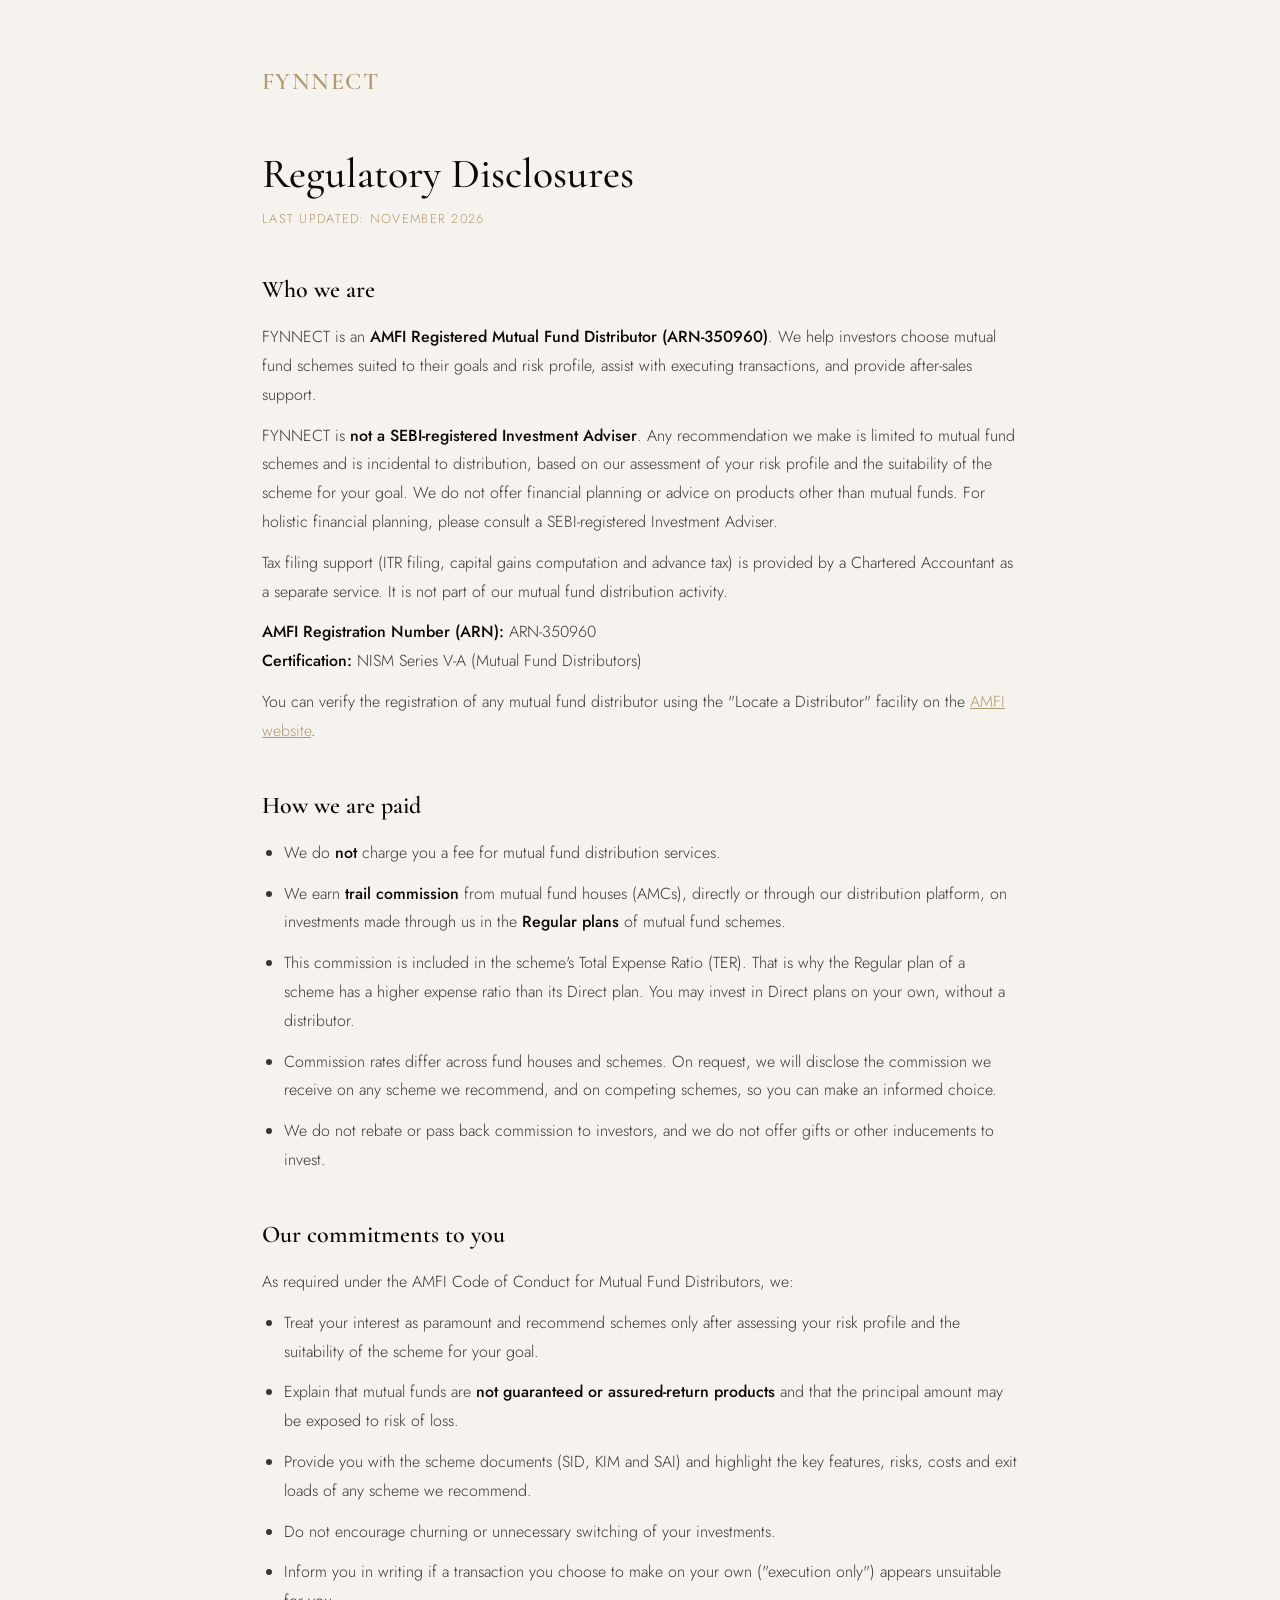
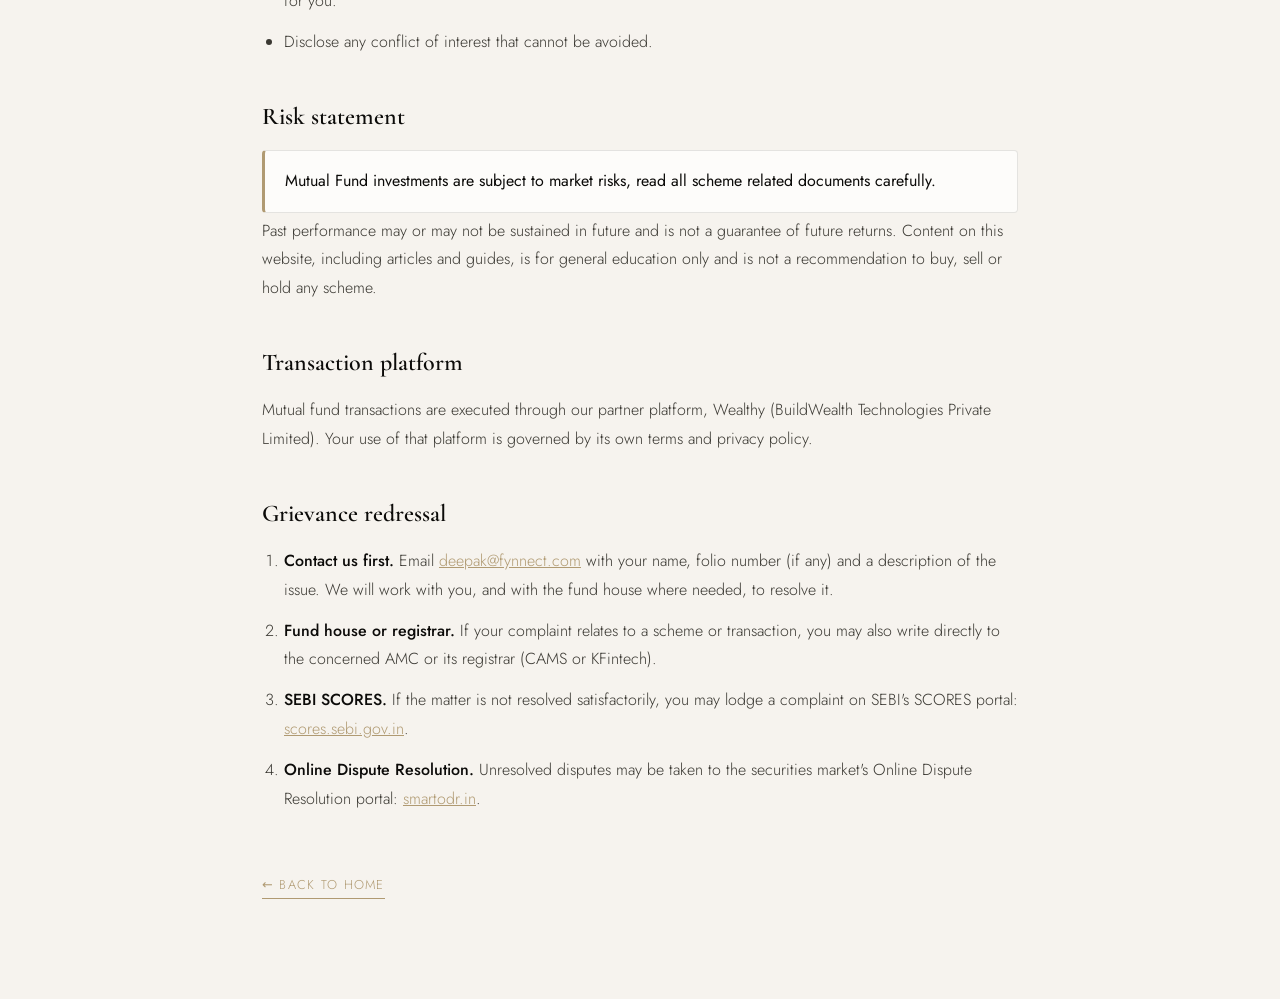
<file: disclosures.html>
<!DOCTYPE html>
<html lang="en">
<head>
<meta charset="UTF-8"/>
<meta name="viewport" content="width=device-width, initial-scale=1.0"/>
<meta http-equiv="Content-Security-Policy" content="default-src 'self'; style-src 'self' 'unsafe-inline'; font-src 'self'; script-src 'self' https://*.googletagmanager.com; img-src 'self' data: https://*.google-analytics.com https://*.googletagmanager.com https://*.g.doubleclick.net https://*.google.com https://*.google.co.in; connect-src 'self' https://*.google-analytics.com https://*.analytics.google.com https://*.googletagmanager.com https://*.g.doubleclick.net https://*.google.com https://*.google.co.in; object-src 'none'; base-uri 'self'"/>
<meta name="referrer" content="strict-origin-when-cross-origin"/>
<title>Regulatory Disclosures — FYNNECT (ARN-350960)</title>
<meta name="description" content="Regulatory disclosures for FYNNECT, an AMFI Registered Mutual Fund Distributor (ARN-350960): our role, how we are paid, our obligations to investors, and grievance redressal."/>
<link rel="canonical" href="https://fynnect.com/disclosures.html"/>
<link rel="stylesheet" href="assets/fonts.css"/>
<link rel="icon" href="/favicon.ico" sizes="48x48"/>
<link rel="icon" type="image/png" sizes="192x192" href="/assets/favicon-192.png"/>
<link rel="apple-touch-icon" href="/assets/apple-touch-icon.png"/>
<style>
*, *::before, *::after { box-sizing: border-box; margin: 0; padding: 0; }
:root { --ink:#0C0B09; --ink-soft:#3A3832; --cream:#F6F3EE; --paper:#FDFCFA; --gold:#B09A72; --border:rgba(12,11,9,0.10); }
body { font-family:'Jost',system-ui,sans-serif; background:var(--cream); color:var(--ink); font-weight:300; line-height:1.8; }
.wrap { max-width:820px; margin:0 auto; padding:60px 32px 100px; }
.logo { font-family:'Cormorant Garamond',Georgia,serif; font-size:1.5rem; font-weight:600; letter-spacing:0.06em; color:var(--gold); text-decoration:none; }
h1 { font-family:'Cormorant Garamond',Georgia,serif; font-weight:500; font-size:2.6rem; line-height:1.15; margin:48px 0 8px; }
.updated { font-size:0.8rem; letter-spacing:0.1em; text-transform:uppercase; color:var(--gold); margin-bottom:36px; }
h2 { font-family:'Cormorant Garamond',Georgia,serif; font-weight:600; font-size:1.5rem; margin:38px 0 12px; }
p, li { color:var(--ink-soft); margin-bottom:12px; }
ul, ol { padding-left:22px; }
strong { font-weight:500; color:var(--ink); }
a { color:var(--gold); }
a:focus-visible { outline:2px solid var(--gold); outline-offset:3px; }
.risk { background:var(--paper); border:1px solid var(--border); border-left:3px solid var(--gold); border-radius:4px; padding:16px 20px; color:var(--ink); font-weight:400; margin:8px 0 4px; }
.back { display:inline-block; margin-top:48px; font-size:0.8rem; letter-spacing:0.1em; text-transform:uppercase; text-decoration:none; border-bottom:1px solid var(--gold); padding-bottom:2px; }
</style>
</head>
<body>
<div class="wrap">
  <a href="index.html" class="logo">FYNNECT</a>

  <h1>Regulatory Disclosures</h1>
  <p class="updated">Last updated: November 2026</p>

  <h2>Who we are</h2>
  <p>FYNNECT is an <strong>AMFI Registered Mutual Fund Distributor (ARN-350960)</strong>. We help investors choose mutual fund schemes suited to their goals and risk profile, assist with executing transactions, and provide after-sales support.</p>
  <p>FYNNECT is <strong>not a SEBI-registered Investment Adviser</strong>. Any recommendation we make is limited to mutual fund schemes and is incidental to distribution, based on our assessment of your risk profile and the suitability of the scheme for your goal. We do not offer financial planning or advice on products other than mutual funds. For holistic financial planning, please consult a SEBI-registered Investment Adviser.</p>
  <p>Tax filing support (ITR filing, capital gains computation and advance tax) is provided by a Chartered Accountant as a separate service. It is not part of our mutual fund distribution activity.</p>
  <p><strong>AMFI Registration Number (ARN):</strong> ARN-350960<br/><strong>Certification:</strong> NISM Series V-A (Mutual Fund Distributors)</p>
  <p>You can verify the registration of any mutual fund distributor using the "Locate a Distributor" facility on the <a href="https://www.amfiindia.com" target="_blank" rel="noopener">AMFI website</a>.</p>

  <h2>How we are paid</h2>
  <ul>
    <li>We do <strong>not</strong> charge you a fee for mutual fund distribution services.</li>
    <li>We earn <strong>trail commission</strong> from mutual fund houses (AMCs), directly or through our distribution platform, on investments made through us in the <strong>Regular plans</strong> of mutual fund schemes.</li>
    <li>This commission is included in the scheme's Total Expense Ratio (TER). That is why the Regular plan of a scheme has a higher expense ratio than its Direct plan. You may invest in Direct plans on your own, without a distributor.</li>
    <li>Commission rates differ across fund houses and schemes. On request, we will disclose the commission we receive on any scheme we recommend, and on competing schemes, so you can make an informed choice.</li>
    <li>We do not rebate or pass back commission to investors, and we do not offer gifts or other inducements to invest.</li>
  </ul>

  <h2>Our commitments to you</h2>
  <p>As required under the AMFI Code of Conduct for Mutual Fund Distributors, we:</p>
  <ul>
    <li>Treat your interest as paramount and recommend schemes only after assessing your risk profile and the suitability of the scheme for your goal.</li>
    <li>Explain that mutual funds are <strong>not guaranteed or assured-return products</strong> and that the principal amount may be exposed to risk of loss.</li>
    <li>Provide you with the scheme documents (SID, KIM and SAI) and highlight the key features, risks, costs and exit loads of any scheme we recommend.</li>
    <li>Do not encourage churning or unnecessary switching of your investments.</li>
    <li>Inform you in writing if a transaction you choose to make on your own ("execution only") appears unsuitable for you.</li>
    <li>Disclose any conflict of interest that cannot be avoided.</li>
  </ul>

  <h2>Risk statement</h2>
  <p class="risk">Mutual Fund investments are subject to market risks, read all scheme related documents carefully.</p>
  <p>Past performance may or may not be sustained in future and is not a guarantee of future returns. Content on this website, including articles and guides, is for general education only and is not a recommendation to buy, sell or hold any scheme.</p>

  <h2>Transaction platform</h2>
  <p>Mutual fund transactions are executed through our partner platform, Wealthy (BuildWealth Technologies Private Limited). Your use of that platform is governed by its own terms and privacy policy.</p>

  <h2>Grievance redressal</h2>
  <ol>
    <li><strong>Contact us first.</strong> Email <a href="mailto:deepak@fynnect.com">deepak@fynnect.com</a> with your name, folio number (if any) and a description of the issue. We will work with you, and with the fund house where needed, to resolve it.</li>
    <li><strong>Fund house or registrar.</strong> If your complaint relates to a scheme or transaction, you may also write directly to the concerned AMC or its registrar (CAMS or KFintech).</li>
    <li><strong>SEBI SCORES.</strong> If the matter is not resolved satisfactorily, you may lodge a complaint on SEBI's SCORES portal: <a href="https://scores.sebi.gov.in" target="_blank" rel="noopener">scores.sebi.gov.in</a>.</li>
    <li><strong>Online Dispute Resolution.</strong> Unresolved disputes may be taken to the securities market's Online Dispute Resolution portal: <a href="https://smartodr.in" target="_blank" rel="noopener">smartodr.in</a>.</li>
  </ol>

  <a href="index.html" class="back">← Back to Home</a>
</div>
<script src="/assets/analytics.js" defer></script>
</body>
</html>
</file>
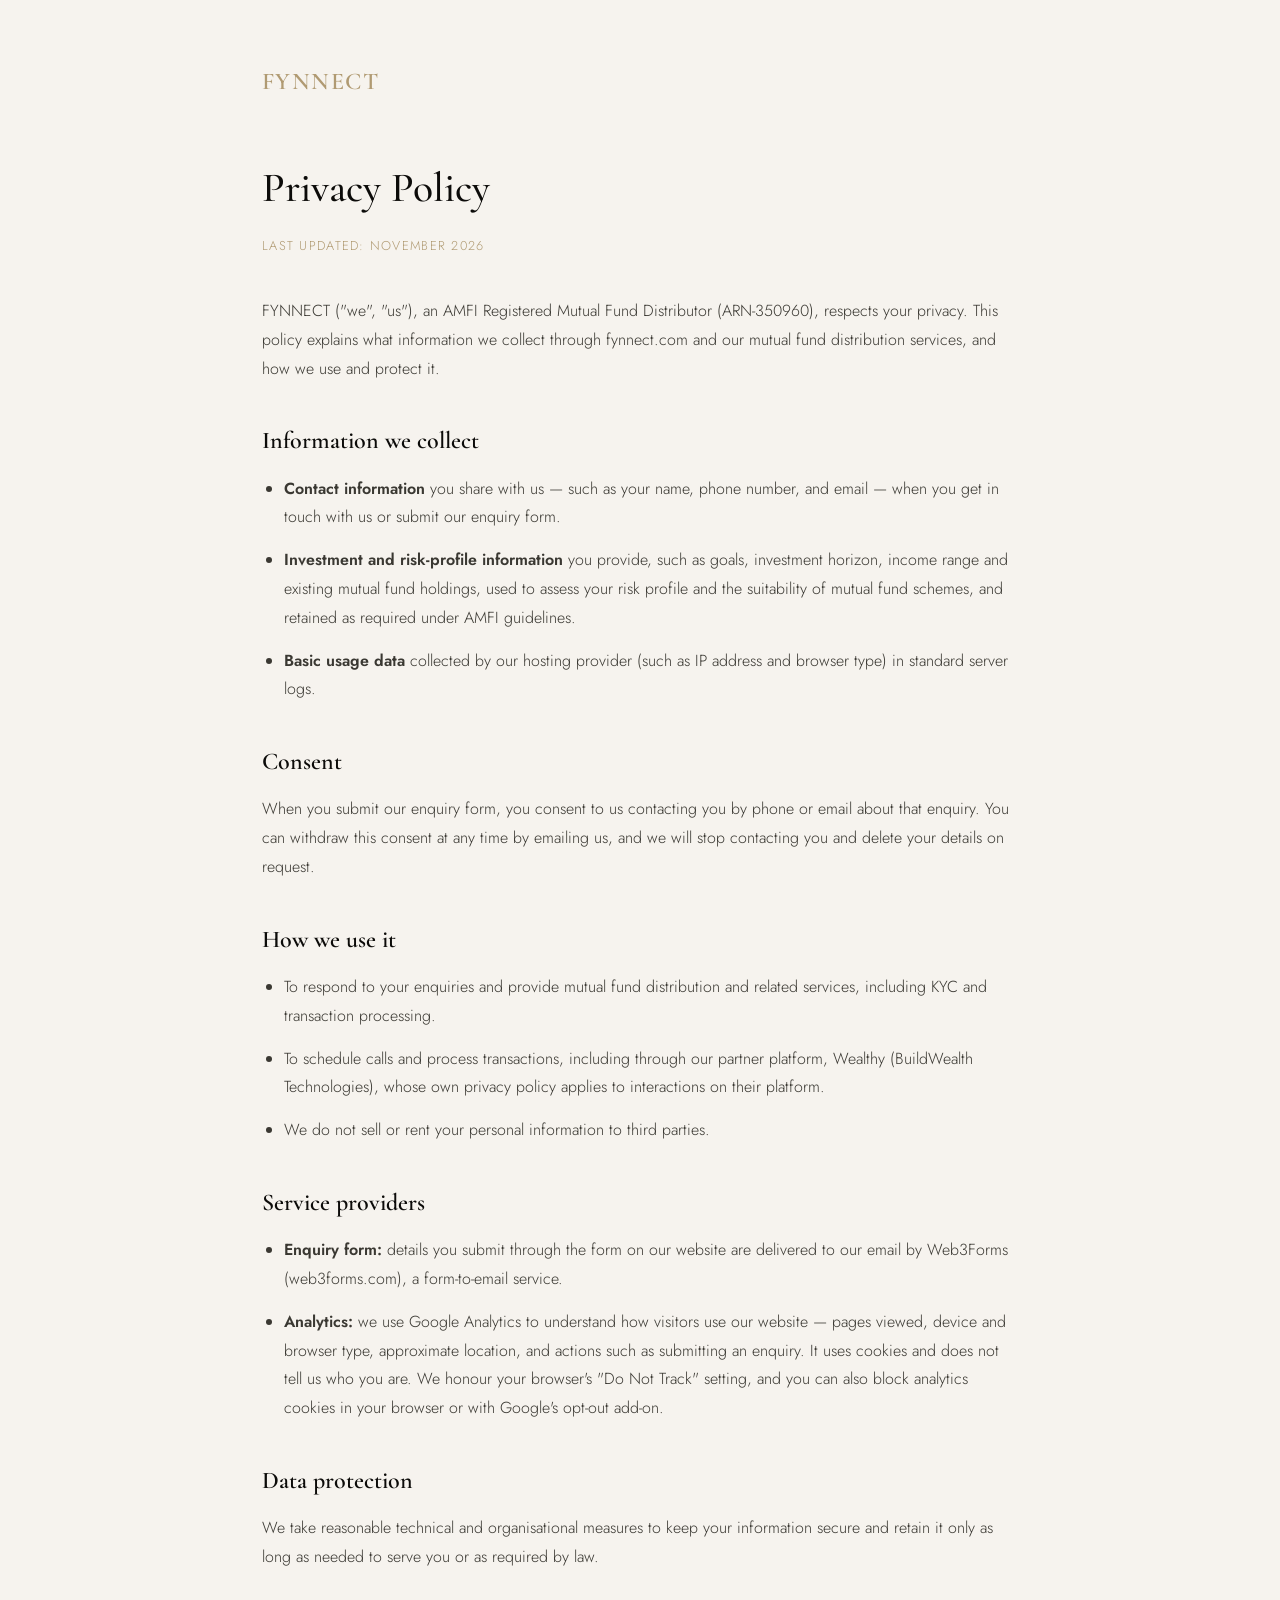
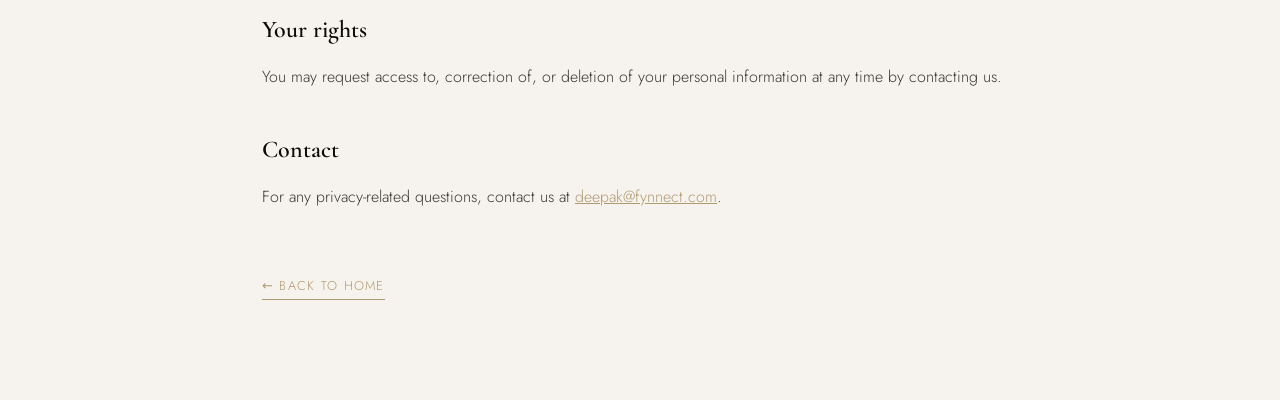
<file: privacy.html>
<!DOCTYPE html>
<html lang="en">
<head>
<meta charset="UTF-8"/>
<meta name="viewport" content="width=device-width, initial-scale=1.0"/>
<meta http-equiv="Content-Security-Policy" content="default-src 'self'; style-src 'self' 'unsafe-inline'; font-src 'self'; script-src 'self' https://*.googletagmanager.com; img-src 'self' data: https://*.google-analytics.com https://*.googletagmanager.com https://*.g.doubleclick.net https://*.google.com https://*.google.co.in; connect-src 'self' https://*.google-analytics.com https://*.analytics.google.com https://*.googletagmanager.com https://*.g.doubleclick.net https://*.google.com https://*.google.co.in; object-src 'none'; base-uri 'self'"/>
<meta name="referrer" content="strict-origin-when-cross-origin"/>
<title>Privacy Policy — FYNNECT</title>
<meta name="description" content="Privacy policy for FYNNECT — how we collect, use, and protect your information."/>
<link rel="canonical" href="https://fynnect.com/privacy.html"/>
<meta name="robots" content="noindex"/>
<link rel="stylesheet" href="assets/fonts.css"/>
<link rel="icon" href="/favicon.ico" sizes="48x48"/>
<link rel="icon" type="image/png" sizes="192x192" href="/assets/favicon-192.png"/>
<link rel="apple-touch-icon" href="/assets/apple-touch-icon.png"/>
<style>
*, *::before, *::after { box-sizing: border-box; margin: 0; padding: 0; }
:root { --ink:#0C0B09; --ink-soft:#3A3832; --cream:#F6F3EE; --gold:#B09A72; --border:rgba(12,11,9,0.10); }
body { font-family:'Jost',system-ui,sans-serif; background:var(--cream); color:var(--ink); font-weight:300; line-height:1.8; }
.wrap { max-width:820px; margin:0 auto; padding:60px 32px 100px; }
.logo { font-family:'Cormorant Garamond',Georgia,serif; font-size:1.5rem; font-weight:600; letter-spacing:0.06em; color:var(--gold); text-decoration:none; }
h1 { font-family:'Cormorant Garamond',Georgia,serif; font-weight:500; font-size:2.6rem; margin:48px 0 8px; }
.updated { font-size:0.8rem; letter-spacing:0.1em; text-transform:uppercase; color:var(--gold); margin-bottom:40px; }
h2 { font-family:'Cormorant Garamond',Georgia,serif; font-weight:600; font-size:1.5rem; margin:36px 0 12px; }
p, li { color:var(--ink-soft); margin-bottom:14px; }
ul { padding-left:22px; }
a { color:var(--gold); }
.back { display:inline-block; margin-top:48px; font-size:0.8rem; letter-spacing:0.1em; text-transform:uppercase; text-decoration:none; border-bottom:1px solid var(--gold); padding-bottom:2px; }
.mfd-note { font-size:0.8rem; color:var(--ink-soft); border-top:1px solid var(--border); margin-top:40px; padding-top:16px; }
</style>
</head>
<body>
<div class="wrap">
  <a href="index.html" class="logo">FYNNECT</a>
  <h1>Privacy Policy</h1>
  <p class="updated">Last updated: November 2026</p>

  <p>FYNNECT ("we", "us"), an AMFI Registered Mutual Fund Distributor (ARN-350960), respects your privacy. This policy explains what information we collect through fynnect.com and our mutual fund distribution services, and how we use and protect it.</p>

  <h2>Information we collect</h2>
  <ul>
    <li><strong>Contact information</strong> you share with us — such as your name, phone number, and email — when you get in touch with us or submit our enquiry form.</li>
    <li><strong>Investment and risk-profile information</strong> you provide, such as goals, investment horizon, income range and existing mutual fund holdings, used to assess your risk profile and the suitability of mutual fund schemes, and retained as required under AMFI guidelines.</li>
    <li><strong>Basic usage data</strong> collected by our hosting provider (such as IP address and browser type) in standard server logs.</li>
  </ul>

  <h2>Consent</h2>
  <p>When you submit our enquiry form, you consent to us contacting you by phone or email about that enquiry. You can withdraw this consent at any time by emailing us, and we will stop contacting you and delete your details on request.</p>

  <h2>How we use it</h2>
  <ul>
    <li>To respond to your enquiries and provide mutual fund distribution and related services, including KYC and transaction processing.</li>
    <li>To schedule calls and process transactions, including through our partner platform, Wealthy (BuildWealth Technologies), whose own privacy policy applies to interactions on their platform.</li>
    <li>We do not sell or rent your personal information to third parties.</li>
  </ul>

  <h2>Service providers</h2>
  <ul>
    <li><strong>Enquiry form:</strong> details you submit through the form on our website are delivered to our email by Web3Forms (web3forms.com), a form-to-email service.</li>
    <li><strong>Analytics:</strong> we use Google Analytics to understand how visitors use our website — pages viewed, device and browser type, approximate location, and actions such as submitting an enquiry. It uses cookies and does not tell us who you are. We honour your browser's "Do Not Track" setting, and you can also block analytics cookies in your browser or with Google's opt-out add-on.</li>
  </ul>

  <h2>Data protection</h2>
  <p>We take reasonable technical and organisational measures to keep your information secure and retain it only as long as needed to serve you or as required by law.</p>

  <h2>Your rights</h2>
  <p>You may request access to, correction of, or deletion of your personal information at any time by contacting us.</p>

  <h2>Contact</h2>
  <p>For any privacy-related questions, contact us at <a href="mailto:deepak@fynnect.com">deepak@fynnect.com</a>.</p>

  <a href="index.html" class="back">← Back to Home</a>
</div>
<script src="/assets/analytics.js" defer></script>
</body>
</html>
</file>
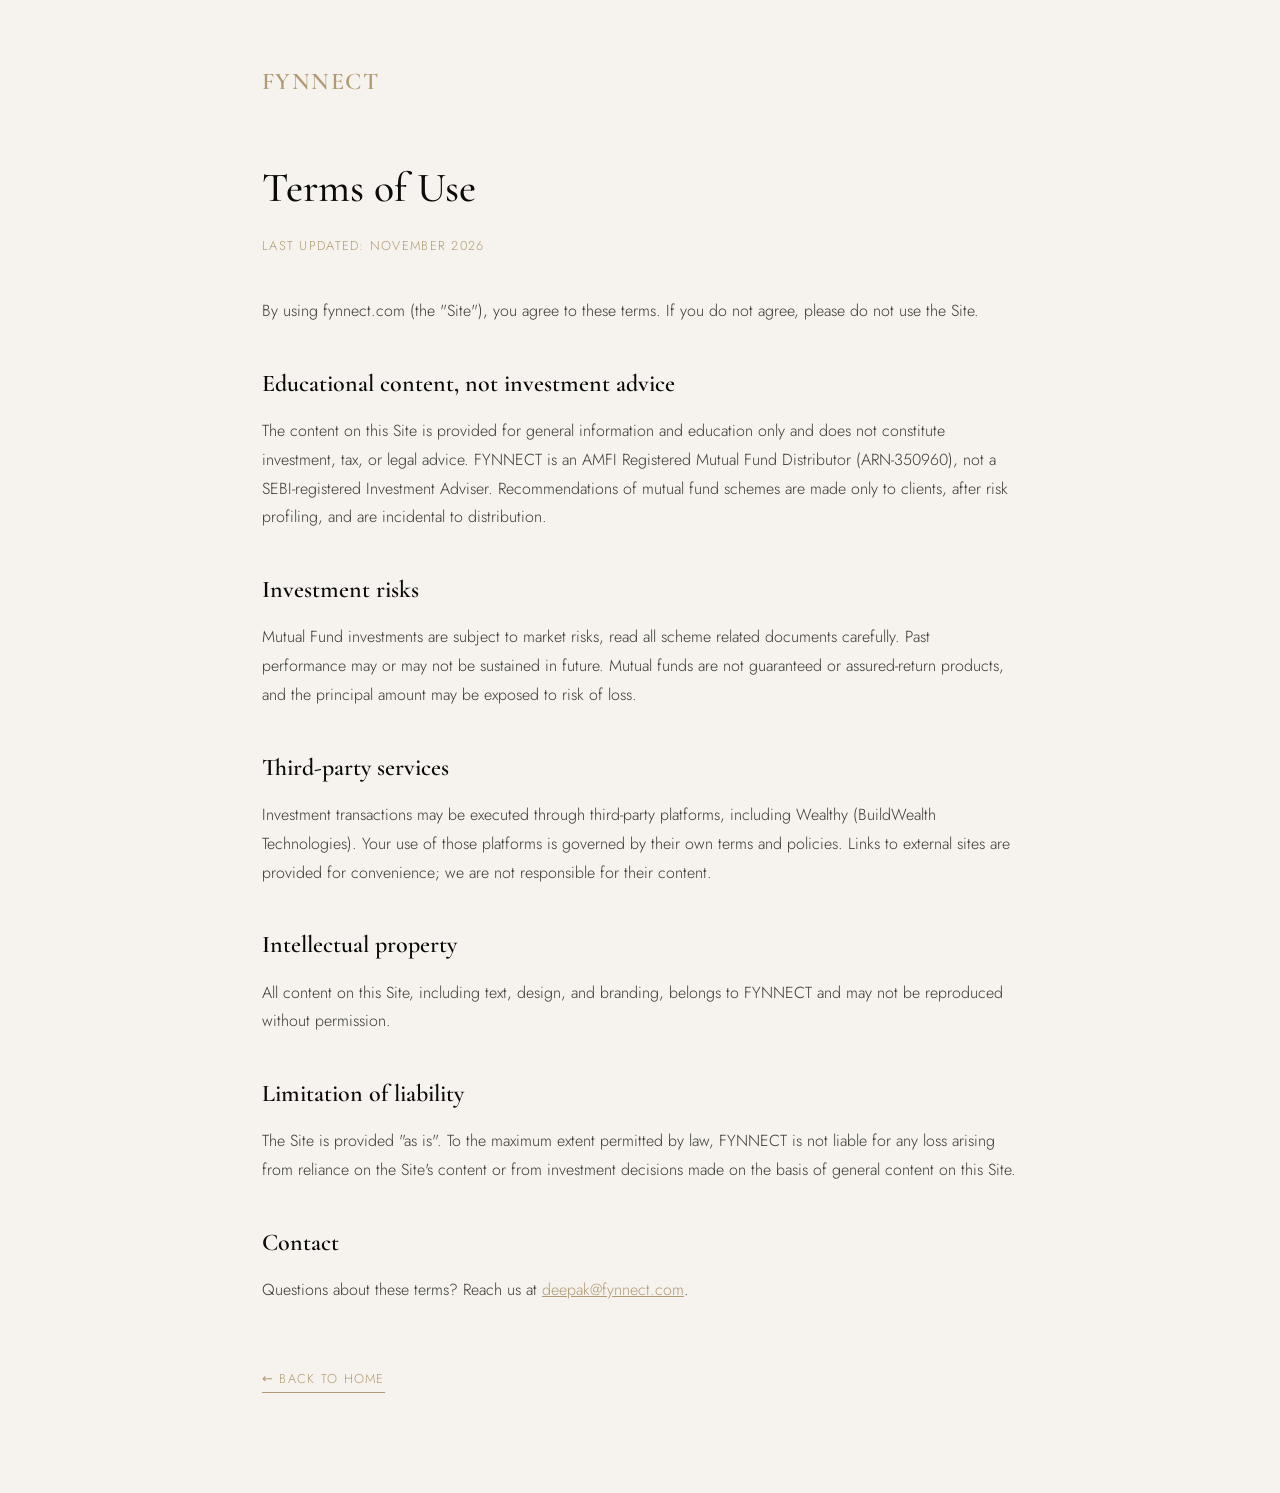
<file: terms.html>
<!DOCTYPE html>
<html lang="en">
<head>
<meta charset="UTF-8"/>
<meta name="viewport" content="width=device-width, initial-scale=1.0"/>
<meta http-equiv="Content-Security-Policy" content="default-src 'self'; style-src 'self' 'unsafe-inline'; font-src 'self'; script-src 'self' https://*.googletagmanager.com; img-src 'self' data: https://*.google-analytics.com https://*.googletagmanager.com https://*.g.doubleclick.net https://*.google.com https://*.google.co.in; connect-src 'self' https://*.google-analytics.com https://*.analytics.google.com https://*.googletagmanager.com https://*.g.doubleclick.net https://*.google.com https://*.google.co.in; object-src 'none'; base-uri 'self'"/>
<meta name="referrer" content="strict-origin-when-cross-origin"/>
<title>Terms of Use — FYNNECT</title>
<meta name="description" content="Terms of use for fynnect.com, the website of FYNNECT."/>
<link rel="canonical" href="https://fynnect.com/terms.html"/>
<meta name="robots" content="noindex"/>
<link rel="stylesheet" href="assets/fonts.css"/>
<link rel="icon" href="/favicon.ico" sizes="48x48"/>
<link rel="icon" type="image/png" sizes="192x192" href="/assets/favicon-192.png"/>
<link rel="apple-touch-icon" href="/assets/apple-touch-icon.png"/>
<style>
*, *::before, *::after { box-sizing: border-box; margin: 0; padding: 0; }
:root { --ink:#0C0B09; --ink-soft:#3A3832; --cream:#F6F3EE; --gold:#B09A72; --border:rgba(12,11,9,0.10); }
body { font-family:'Jost',system-ui,sans-serif; background:var(--cream); color:var(--ink); font-weight:300; line-height:1.8; }
.wrap { max-width:820px; margin:0 auto; padding:60px 32px 100px; }
.logo { font-family:'Cormorant Garamond',Georgia,serif; font-size:1.5rem; font-weight:600; letter-spacing:0.06em; color:var(--gold); text-decoration:none; }
h1 { font-family:'Cormorant Garamond',Georgia,serif; font-weight:500; font-size:2.6rem; margin:48px 0 8px; }
.updated { font-size:0.8rem; letter-spacing:0.1em; text-transform:uppercase; color:var(--gold); margin-bottom:40px; }
h2 { font-family:'Cormorant Garamond',Georgia,serif; font-weight:600; font-size:1.5rem; margin:36px 0 12px; }
p, li { color:var(--ink-soft); margin-bottom:14px; }
ul { padding-left:22px; }
a { color:var(--gold); }
.back { display:inline-block; margin-top:48px; font-size:0.8rem; letter-spacing:0.1em; text-transform:uppercase; text-decoration:none; border-bottom:1px solid var(--gold); padding-bottom:2px; }
.mfd-note { font-size:0.8rem; color:var(--ink-soft); border-top:1px solid var(--border); margin-top:40px; padding-top:16px; }
</style>
</head>
<body>
<div class="wrap">
  <a href="index.html" class="logo">FYNNECT</a>
  <h1>Terms of Use</h1>
  <p class="updated">Last updated: November 2026</p>

  <p>By using fynnect.com (the "Site"), you agree to these terms. If you do not agree, please do not use the Site.</p>

  <h2>Educational content, not investment advice</h2>
  <p>The content on this Site is provided for general information and education only and does not constitute investment, tax, or legal advice. FYNNECT is an AMFI Registered Mutual Fund Distributor (ARN-350960), not a SEBI-registered Investment Adviser. Recommendations of mutual fund schemes are made only to clients, after risk profiling, and are incidental to distribution.</p>

  <h2>Investment risks</h2>
  <p>Mutual Fund investments are subject to market risks, read all scheme related documents carefully. Past performance may or may not be sustained in future. Mutual funds are not guaranteed or assured-return products, and the principal amount may be exposed to risk of loss.</p>

  <h2>Third-party services</h2>
  <p>Investment transactions may be executed through third-party platforms, including Wealthy (BuildWealth Technologies). Your use of those platforms is governed by their own terms and policies. Links to external sites are provided for convenience; we are not responsible for their content.</p>

  <h2>Intellectual property</h2>
  <p>All content on this Site, including text, design, and branding, belongs to FYNNECT and may not be reproduced without permission.</p>

  <h2>Limitation of liability</h2>
  <p>The Site is provided "as is". To the maximum extent permitted by law, FYNNECT is not liable for any loss arising from reliance on the Site's content or from investment decisions made on the basis of general content on this Site.</p>

  <h2>Contact</h2>
  <p>Questions about these terms? Reach us at <a href="mailto:deepak@fynnect.com">deepak@fynnect.com</a>.</p>

  <a href="index.html" class="back">← Back to Home</a>
</div>
<script src="/assets/analytics.js" defer></script>
</body>
</html>
</file>
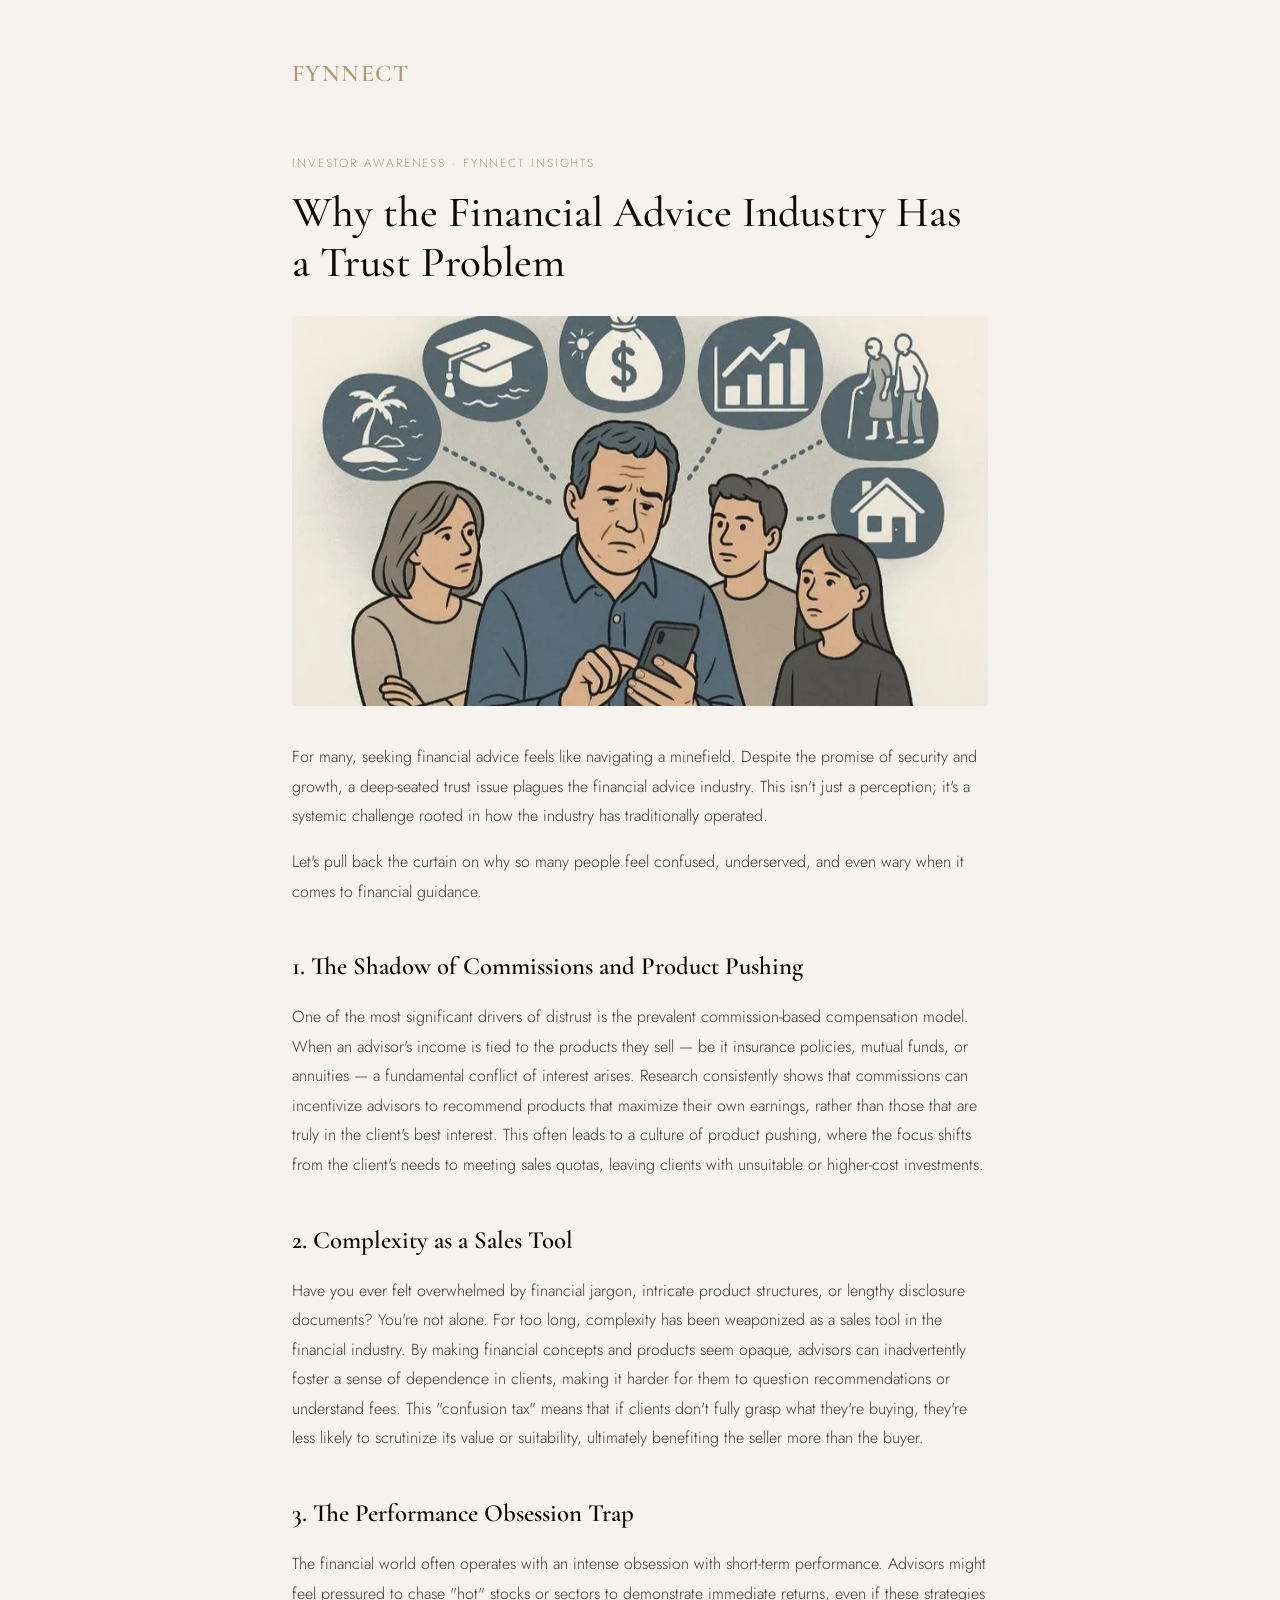
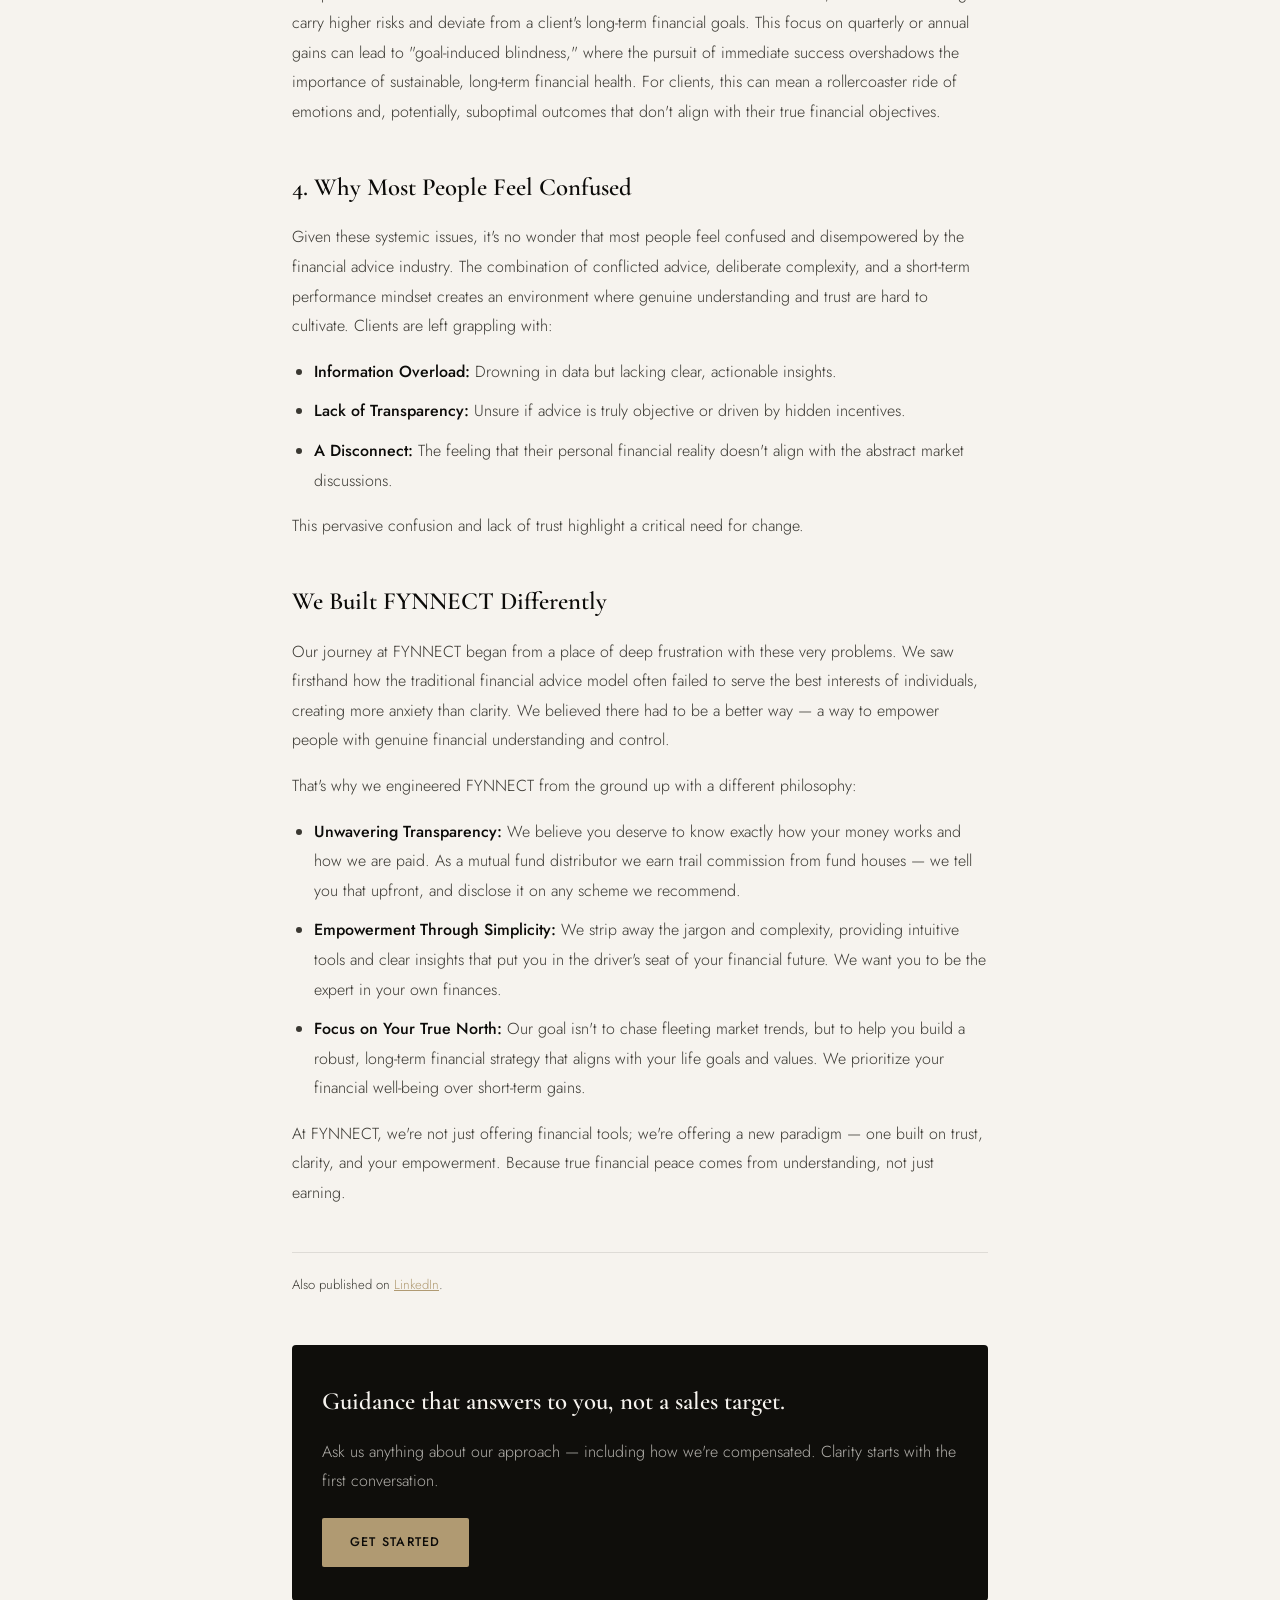
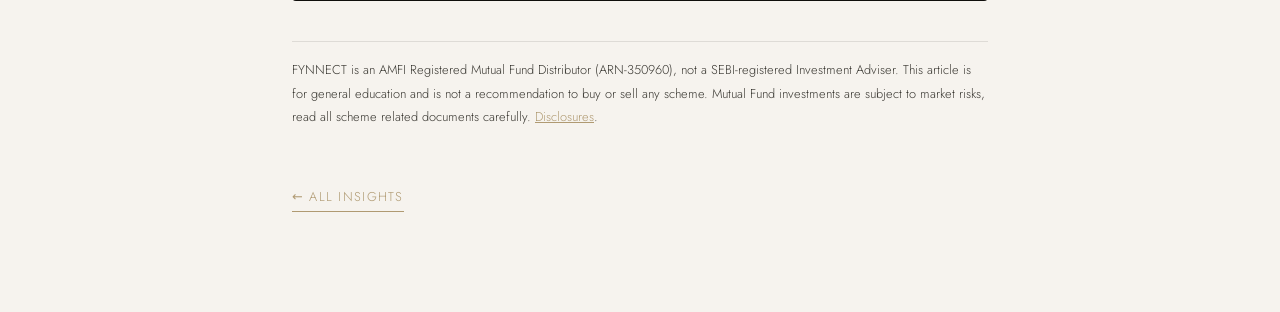
<file: insights/financial-advice-trust-problem.html>
<!DOCTYPE html>
<html lang="en">
<head>
<meta charset="UTF-8"/>
<meta name="viewport" content="width=device-width, initial-scale=1.0"/>
<meta http-equiv="Content-Security-Policy" content="default-src 'self'; style-src 'self' 'unsafe-inline'; font-src 'self'; script-src 'self' https://*.googletagmanager.com; img-src 'self' data: https://*.google-analytics.com https://*.googletagmanager.com https://*.g.doubleclick.net https://*.google.com https://*.google.co.in; connect-src 'self' https://*.google-analytics.com https://*.analytics.google.com https://*.googletagmanager.com https://*.g.doubleclick.net https://*.google.com https://*.google.co.in; object-src 'none'; base-uri 'self'"/>
<meta name="referrer" content="strict-origin-when-cross-origin"/>
<title>Why the Financial Advice Industry Has a Trust Problem | FYNNECT</title>
<meta name="description" content="Commission-driven products, complexity used as a sales tool, and short-term performance obsession — why people distrust financial advice, and what client-first guidance looks like."/>
<link rel="canonical" href="https://fynnect.com/insights/financial-advice-trust-problem.html"/>
<meta property="og:type" content="article"/>
<meta property="og:site_name" content="FYNNECT"/>
<meta property="og:title" content="Why the Financial Advice Industry Has a Trust Problem"/>
<meta property="og:description" content="Most people don't distrust money — they distrust the people selling it to them. Why the advice industry lost trust, and what we built instead."/>
<meta property="og:url" content="https://fynnect.com/insights/financial-advice-trust-problem.html"/>
<meta property="og:image" content="https://fynnect.com/assets/insight-trust.jpg"/>
<meta name="twitter:card" content="summary_large_image"/>
<link rel="stylesheet" href="../assets/fonts.css"/>
<link rel="icon" href="/favicon.ico" sizes="48x48"/>
<link rel="icon" type="image/png" sizes="192x192" href="/assets/favicon-192.png"/>
<link rel="apple-touch-icon" href="/assets/apple-touch-icon.png"/>
<script type="application/ld+json">
{
  "@context": "https://schema.org",
  "@type": "Article",
  "headline": "Why the Financial Advice Industry Has a Trust Problem",
  "description": "Why commission-driven advice, weaponised complexity, and performance obsession eroded trust in financial advice — and the client-first alternative.",
  "image": "https://fynnect.com/assets/insight-trust.jpg",
  "datePublished": "2026-07-07",
  "author": { "@type": "Organization", "name": "FYNNECT", "url": "https://fynnect.com/" },
  "publisher": { "@type": "Organization", "name": "FYNNECT", "url": "https://fynnect.com/" },
  "mainEntityOfPage": "https://fynnect.com/insights/financial-advice-trust-problem.html"
}
</script>
<style>
*, *::before, *::after { box-sizing: border-box; margin: 0; padding: 0; }
:root { --ink:#0C0B09; --ink-soft:#3A3832; --cream:#F6F3EE; --gold:#B09A72; --sage:#7C8B7E; --border:rgba(12,11,9,0.10); }
body { font-family:'Jost',system-ui,sans-serif; background:var(--cream); color:var(--ink); font-weight:300; line-height:1.85; }
.wrap { max-width:760px; margin:0 auto; padding:52px 32px 100px; }
.logo { font-family:'Cormorant Garamond',Georgia,serif; font-size:1.5rem; font-weight:600; letter-spacing:0.06em; color:var(--gold); text-decoration:none; }
.tag { font-size:0.74rem; letter-spacing:0.16em; text-transform:uppercase; color:var(--gold); margin:56px 0 14px; }
h1 { font-family:'Cormorant Garamond',Georgia,serif; font-weight:500; font-size:2.7rem; line-height:1.15; margin-bottom:24px; }
.hero-img { width:100%; height:auto; border-radius:4px; margin:28px 0 36px; display:block; }
h2 { font-family:'Cormorant Garamond',Georgia,serif; font-weight:600; font-size:1.55rem; margin:38px 0 12px; }
p { color:var(--ink-soft); margin-bottom:16px; }
ul { padding-left:22px; margin-bottom:16px; }
li { color:var(--ink-soft); margin-bottom:10px; }
strong { font-weight:500; color:var(--ink); }
.refs { font-size:0.82rem; color:var(--ink-soft); border-top:1px solid var(--border); margin-top:44px; padding-top:20px; }
.refs p { font-size:0.82rem; margin-bottom:6px; }
a { color:var(--gold); }
.cta-box { background:#0F0E0B; color:var(--cream); border-radius:4px; padding:34px 30px; margin-top:48px; }
.cta-box h2 { color:var(--cream); margin-top:0; }
.cta-box p { color:rgba(246,243,238,0.7); }
.btn { display:inline-block; font-size:0.78rem; font-weight:500; letter-spacing:0.1em; text-transform:uppercase; text-decoration:none; padding:13px 28px; color:var(--ink); background:var(--gold); border-radius:2px; margin-top:6px; }
.back { display:inline-block; margin-top:40px; font-size:0.8rem; letter-spacing:0.1em; text-transform:uppercase; text-decoration:none; border-bottom:1px solid var(--gold); padding-bottom:2px; }
a:focus-visible { outline:2px solid var(--gold); outline-offset:3px; }
.mfd-note { font-size:0.8rem; color:var(--ink-soft); border-top:1px solid var(--border); margin-top:40px; padding-top:16px; }
</style>
</head>
<body>
<div class="wrap">
  <a href="../index.html" class="logo">FYNNECT</a>

  <p class="tag">Investor Awareness · FYNNECT Insights</p>
  <h1>Why the Financial Advice Industry Has a Trust Problem</h1>
  <img src="../assets/insight-trust.webp" alt="Client questioning conflicted financial advice" class="hero-img" width="800" height="449"/>

  <p>For many, seeking financial advice feels like navigating a minefield. Despite the promise of security and growth, a deep-seated trust issue plagues the financial advice industry. This isn't just a perception; it's a systemic challenge rooted in how the industry has traditionally operated.</p>
  <p>Let's pull back the curtain on why so many people feel confused, underserved, and even wary when it comes to financial guidance.</p>

  <h2>1. The Shadow of Commissions and Product Pushing</h2>
  <p>One of the most significant drivers of distrust is the prevalent commission-based compensation model. When an advisor's income is tied to the products they sell — be it insurance policies, mutual funds, or annuities — a fundamental conflict of interest arises. Research consistently shows that commissions can incentivize advisors to recommend products that maximize their own earnings, rather than those that are truly in the client's best interest. This often leads to a culture of product pushing, where the focus shifts from the client's needs to meeting sales quotas, leaving clients with unsuitable or higher-cost investments.</p>

  <h2>2. Complexity as a Sales Tool</h2>
  <p>Have you ever felt overwhelmed by financial jargon, intricate product structures, or lengthy disclosure documents? You're not alone. For too long, complexity has been weaponized as a sales tool in the financial industry. By making financial concepts and products seem opaque, advisors can inadvertently foster a sense of dependence in clients, making it harder for them to question recommendations or understand fees. This "confusion tax" means that if clients don't fully grasp what they're buying, they're less likely to scrutinize its value or suitability, ultimately benefiting the seller more than the buyer.</p>

  <h2>3. The Performance Obsession Trap</h2>
  <p>The financial world often operates with an intense obsession with short-term performance. Advisors might feel pressured to chase "hot" stocks or sectors to demonstrate immediate returns, even if these strategies carry higher risks and deviate from a client's long-term financial goals. This focus on quarterly or annual gains can lead to "goal-induced blindness," where the pursuit of immediate success overshadows the importance of sustainable, long-term financial health. For clients, this can mean a rollercoaster ride of emotions and, potentially, suboptimal outcomes that don't align with their true financial objectives.</p>

  <h2>4. Why Most People Feel Confused</h2>
  <p>Given these systemic issues, it's no wonder that most people feel confused and disempowered by the financial advice industry. The combination of conflicted advice, deliberate complexity, and a short-term performance mindset creates an environment where genuine understanding and trust are hard to cultivate. Clients are left grappling with:</p>
  <ul>
    <li><strong>Information Overload:</strong> Drowning in data but lacking clear, actionable insights.</li>
    <li><strong>Lack of Transparency:</strong> Unsure if advice is truly objective or driven by hidden incentives.</li>
    <li><strong>A Disconnect:</strong> The feeling that their personal financial reality doesn't align with the abstract market discussions.</li>
  </ul>
  <p>This pervasive confusion and lack of trust highlight a critical need for change.</p>

  <h2>We Built FYNNECT Differently</h2>
  <p>Our journey at FYNNECT began from a place of deep frustration with these very problems. We saw firsthand how the traditional financial advice model often failed to serve the best interests of individuals, creating more anxiety than clarity. We believed there had to be a better way — a way to empower people with genuine financial understanding and control.</p>
  <p>That's why we engineered FYNNECT from the ground up with a different philosophy:</p>
  <ul>
    <li><strong>Unwavering Transparency:</strong> We believe you deserve to know exactly how your money works and how we are paid. As a mutual fund distributor we earn trail commission from fund houses — we tell you that upfront, and disclose it on any scheme we recommend.</li>
    <li><strong>Empowerment Through Simplicity:</strong> We strip away the jargon and complexity, providing intuitive tools and clear insights that put you in the driver's seat of your financial future. We want you to be the expert in your own finances.</li>
    <li><strong>Focus on Your True North:</strong> Our goal isn't to chase fleeting market trends, but to help you build a robust, long-term financial strategy that aligns with your life goals and values. We prioritize your financial well-being over short-term gains.</li>
  </ul>
  <p>At FYNNECT, we're not just offering financial tools; we're offering a new paradigm — one built on trust, clarity, and your empowerment. Because true financial peace comes from understanding, not just earning.</p>

  <div class="refs">
    <p>Also published on <a href="https://www.linkedin.com/pulse/why-financial-advice-industry-has-trust-problem-fynnect-huc0c" target="_blank" rel="noopener">LinkedIn</a>.</p>
  </div>

  <div class="cta-box">
    <h2>Guidance that answers to you, not a sales target.</h2>
    <p>Ask us anything about our approach — including how we're compensated. Clarity starts with the first conversation.</p>
    <a href="../index.html#consult" class="btn">Get Started</a>
  </div>

  <p class="mfd-note">FYNNECT is an AMFI Registered Mutual Fund Distributor (ARN-350960), not a SEBI-registered Investment Adviser. This article is for general education and is not a recommendation to buy or sell any scheme. Mutual Fund investments are subject to market risks, read all scheme related documents carefully. <a href="../disclosures.html">Disclosures</a>.</p>

  <a href="../index.html#insights" class="back">← All Insights</a>
</div>
<script src="/assets/analytics.js" defer></script>
</body>
</html>
</file>
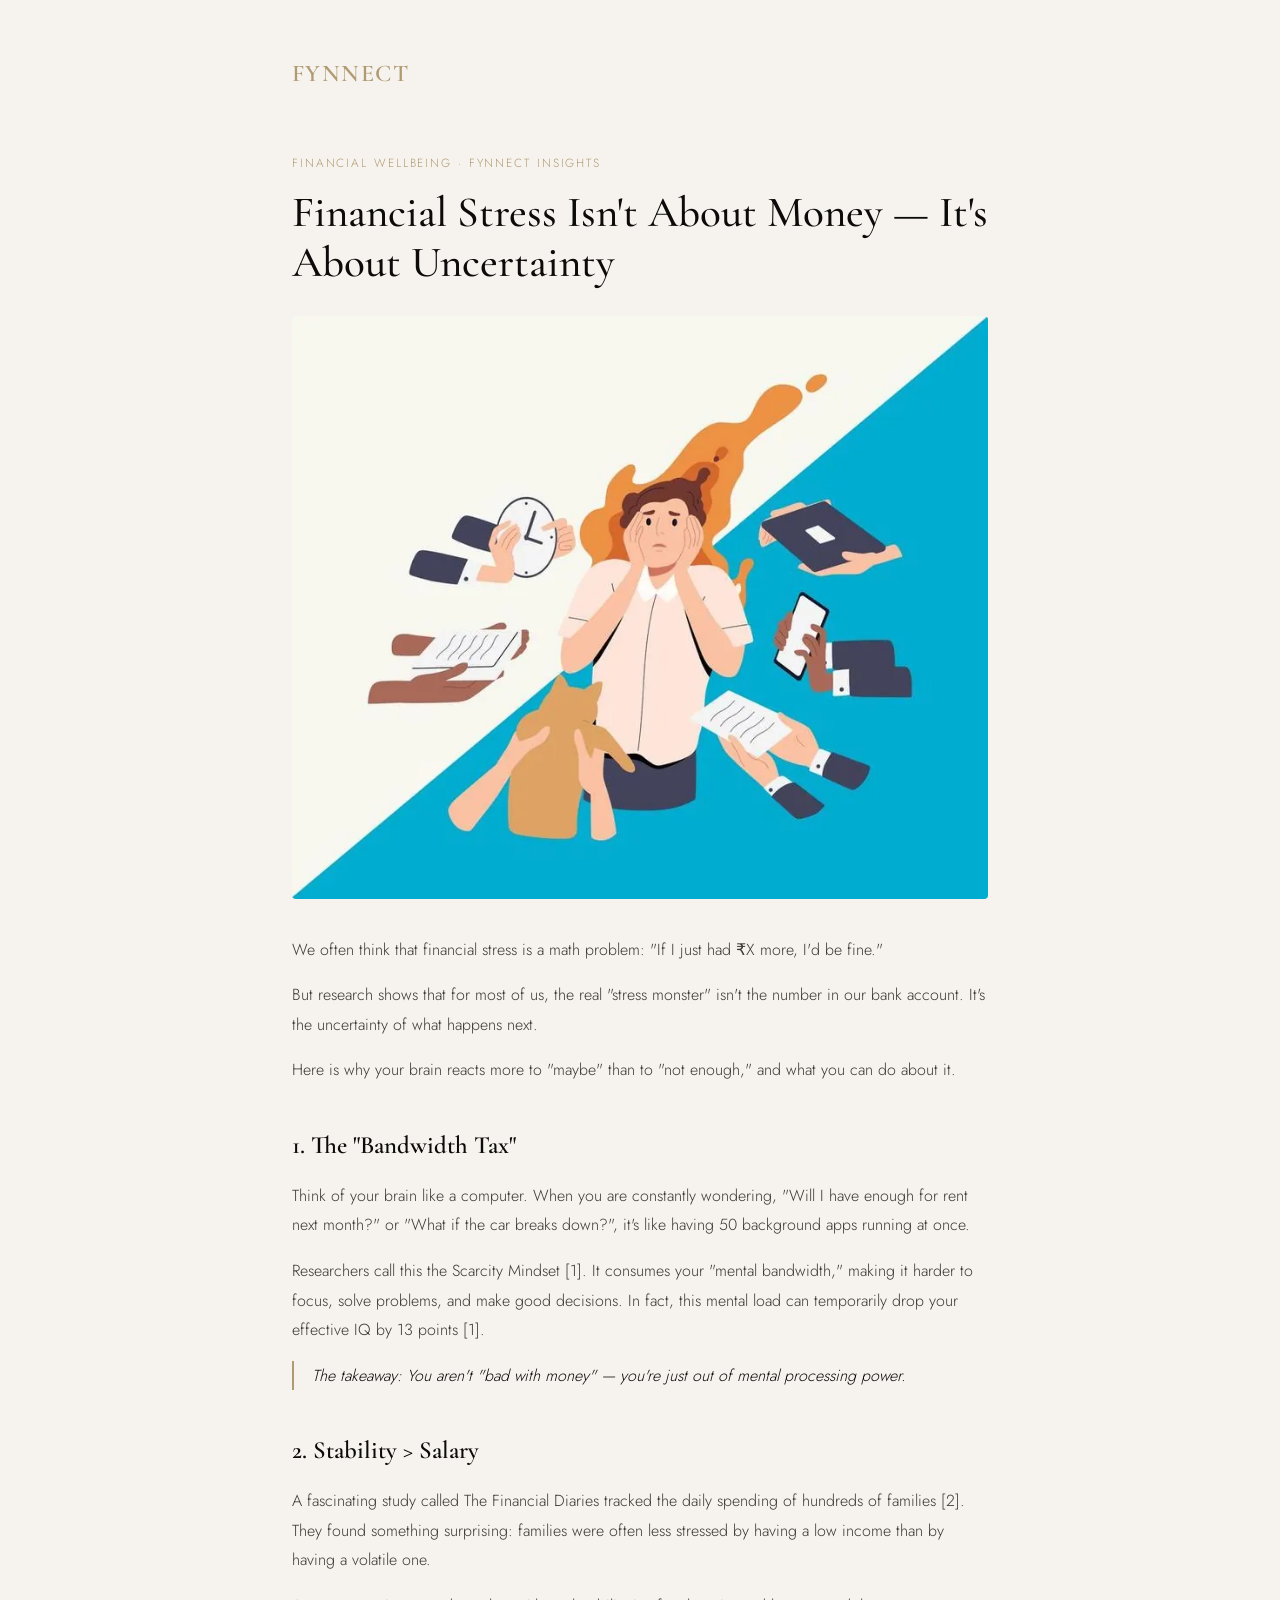
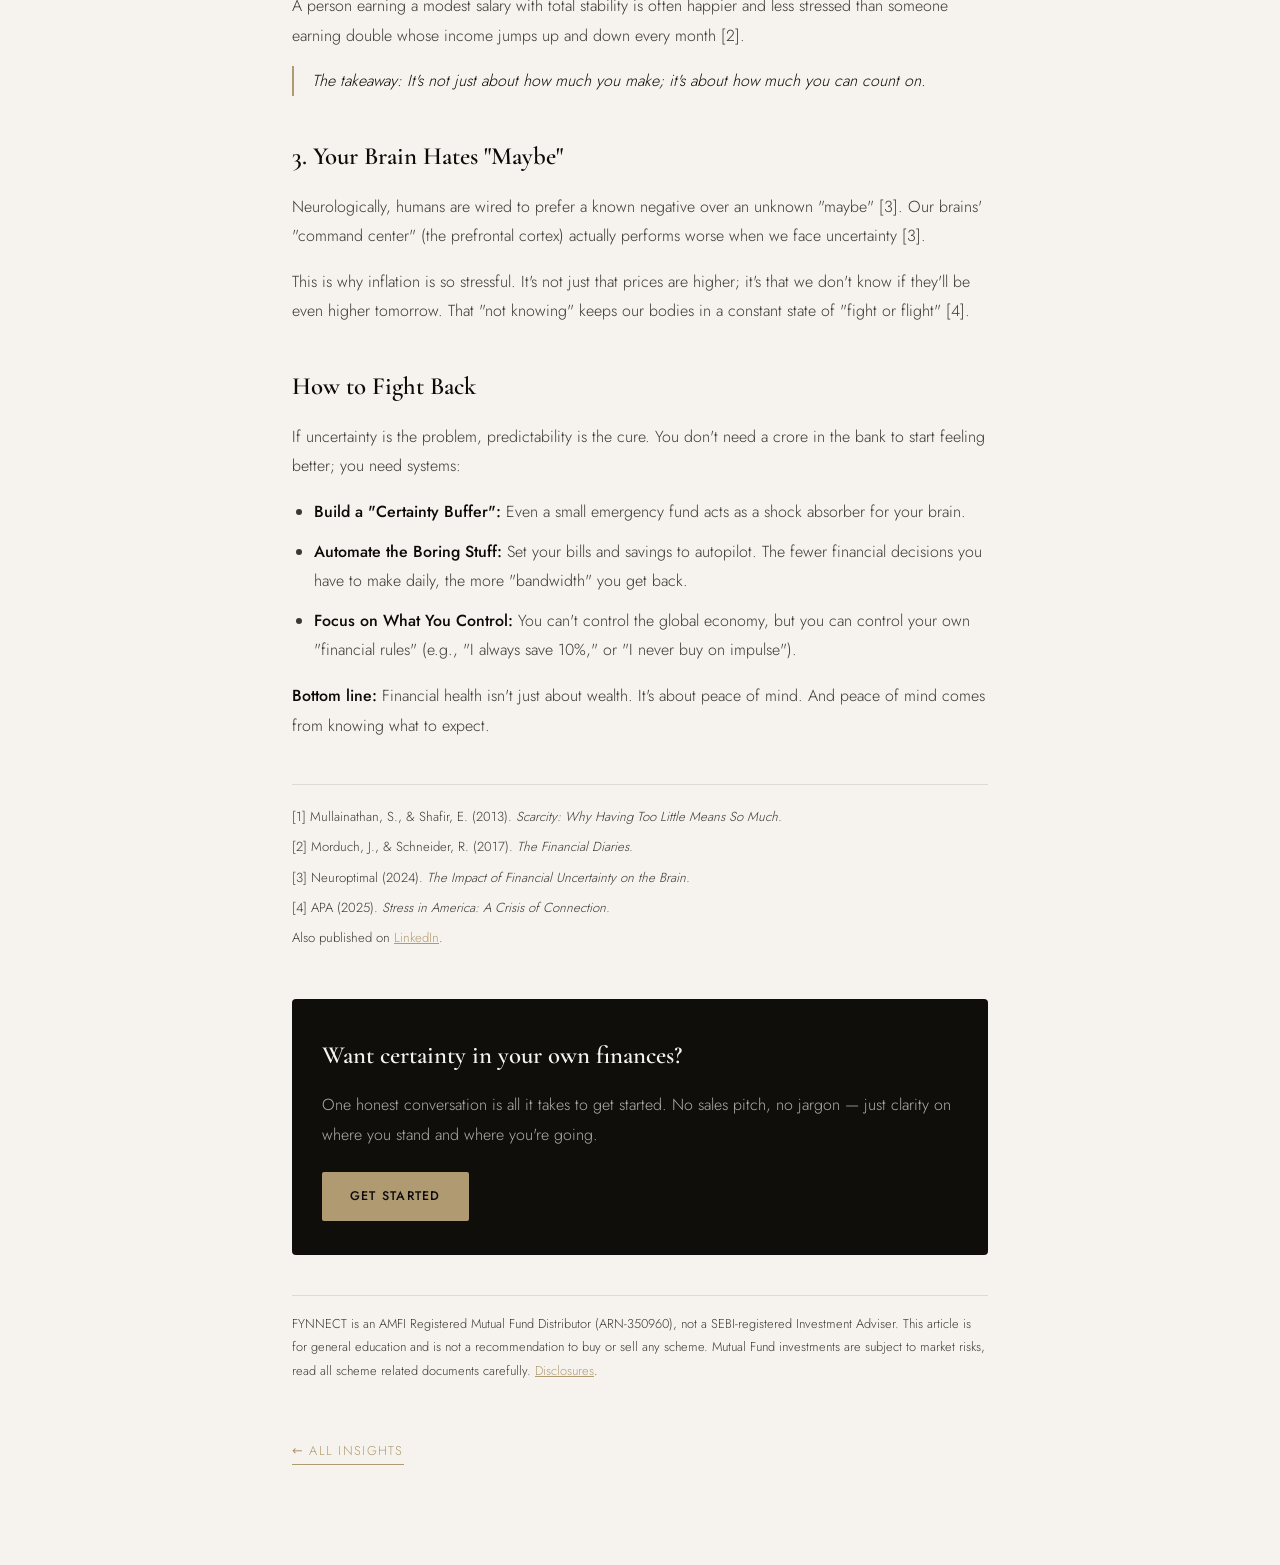
<file: insights/financial-stress-is-about-uncertainty.html>
<!DOCTYPE html>
<html lang="en">
<head>
<meta charset="UTF-8"/>
<meta name="viewport" content="width=device-width, initial-scale=1.0"/>
<meta http-equiv="Content-Security-Policy" content="default-src 'self'; style-src 'self' 'unsafe-inline'; font-src 'self'; script-src 'self' https://*.googletagmanager.com; img-src 'self' data: https://*.google-analytics.com https://*.googletagmanager.com https://*.g.doubleclick.net https://*.google.com https://*.google.co.in; connect-src 'self' https://*.google-analytics.com https://*.analytics.google.com https://*.googletagmanager.com https://*.g.doubleclick.net https://*.google.com https://*.google.co.in; object-src 'none'; base-uri 'self'"/>
<meta name="referrer" content="strict-origin-when-cross-origin"/>
<title>Financial Stress Isn't About Money — It's About Uncertainty | FYNNECT</title>
<meta name="description" content="Financial stress rarely comes from not having enough money. The real culprit is uncertainty — and predictability is the cure. Here's the research, and how to fight back."/>
<link rel="canonical" href="https://fynnect.com/insights/financial-stress-is-about-uncertainty.html"/>
<meta property="og:type" content="article"/>
<meta property="og:site_name" content="FYNNECT"/>
<meta property="og:title" content="Financial Stress Isn't About Money — It's About Uncertainty"/>
<meta property="og:description" content="Your brain reacts more to 'maybe' than to 'not enough'. Why uncertainty drives financial stress, and how predictability cures it."/>
<meta property="og:url" content="https://fynnect.com/insights/financial-stress-is-about-uncertainty.html"/>
<meta property="og:image" content="https://fynnect.com/assets/insight-uncertainty.jpg"/>
<meta name="twitter:card" content="summary_large_image"/>
<link rel="stylesheet" href="../assets/fonts.css"/>
<link rel="icon" href="/favicon.ico" sizes="48x48"/>
<link rel="icon" type="image/png" sizes="192x192" href="/assets/favicon-192.png"/>
<link rel="apple-touch-icon" href="/assets/apple-touch-icon.png"/>
<script type="application/ld+json">
{
  "@context": "https://schema.org",
  "@type": "Article",
  "headline": "Financial Stress Isn't About Money — It's About Uncertainty",
  "description": "Why financial stress comes from uncertainty rather than income, and how predictability restores peace of mind.",
  "image": "https://fynnect.com/assets/insight-uncertainty.jpg",
  "datePublished": "2026-07-07",
  "author": { "@type": "Organization", "name": "FYNNECT", "url": "https://fynnect.com/" },
  "publisher": { "@type": "Organization", "name": "FYNNECT", "url": "https://fynnect.com/" },
  "mainEntityOfPage": "https://fynnect.com/insights/financial-stress-is-about-uncertainty.html"
}
</script>
<style>
*, *::before, *::after { box-sizing: border-box; margin: 0; padding: 0; }
:root { --ink:#0C0B09; --ink-soft:#3A3832; --cream:#F6F3EE; --gold:#B09A72; --sage:#7C8B7E; --border:rgba(12,11,9,0.10); }
body { font-family:'Jost',system-ui,sans-serif; background:var(--cream); color:var(--ink); font-weight:300; line-height:1.85; }
.wrap { max-width:760px; margin:0 auto; padding:52px 32px 100px; }
.logo { font-family:'Cormorant Garamond',Georgia,serif; font-size:1.5rem; font-weight:600; letter-spacing:0.06em; color:var(--gold); text-decoration:none; }
.tag { font-size:0.74rem; letter-spacing:0.16em; text-transform:uppercase; color:var(--gold); margin:56px 0 14px; }
h1 { font-family:'Cormorant Garamond',Georgia,serif; font-weight:500; font-size:2.7rem; line-height:1.15; margin-bottom:24px; }
.hero-img { width:100%; height:auto; border-radius:4px; margin:28px 0 36px; display:block; }
h2 { font-family:'Cormorant Garamond',Georgia,serif; font-weight:600; font-size:1.55rem; margin:38px 0 12px; }
p { color:var(--ink-soft); margin-bottom:16px; }
ul { padding-left:22px; margin-bottom:16px; }
li { color:var(--ink-soft); margin-bottom:10px; }
strong { font-weight:500; color:var(--ink); }
.takeaway { font-style:italic; border-left:2px solid var(--gold); padding-left:18px; color:var(--ink); }
.refs { font-size:0.82rem; color:var(--ink-soft); border-top:1px solid var(--border); margin-top:44px; padding-top:20px; }
.refs p { font-size:0.82rem; margin-bottom:6px; }
a { color:var(--gold); }
.cta-box { background:#0F0E0B; color:var(--cream); border-radius:4px; padding:34px 30px; margin-top:48px; }
.cta-box h2 { color:var(--cream); margin-top:0; }
.cta-box p { color:rgba(246,243,238,0.7); }
.btn { display:inline-block; font-size:0.78rem; font-weight:500; letter-spacing:0.1em; text-transform:uppercase; text-decoration:none; padding:13px 28px; color:var(--ink); background:var(--gold); border-radius:2px; margin-top:6px; }
.back { display:inline-block; margin-top:40px; font-size:0.8rem; letter-spacing:0.1em; text-transform:uppercase; text-decoration:none; border-bottom:1px solid var(--gold); padding-bottom:2px; }
a:focus-visible { outline:2px solid var(--gold); outline-offset:3px; }
.mfd-note { font-size:0.8rem; color:var(--ink-soft); border-top:1px solid var(--border); margin-top:40px; padding-top:16px; }
</style>
</head>
<body>
<div class="wrap">
  <a href="../index.html" class="logo">FYNNECT</a>

  <p class="tag">Financial Wellbeing · FYNNECT Insights</p>
  <h1>Financial Stress Isn't About Money — It's About Uncertainty</h1>
  <img src="../assets/insight-uncertainty.webp" alt="Illustration of financial stress and uncertainty" class="hero-img" width="800" height="670"/>

  <p>We often think that financial stress is a math problem: "If I just had ₹X more, I'd be fine."</p>
  <p>But research shows that for most of us, the real "stress monster" isn't the number in our bank account. It's the uncertainty of what happens next.</p>
  <p>Here is why your brain reacts more to "maybe" than to "not enough," and what you can do about it.</p>

  <h2>1. The "Bandwidth Tax"</h2>
  <p>Think of your brain like a computer. When you are constantly wondering, "Will I have enough for rent next month?" or "What if the car breaks down?", it's like having 50 background apps running at once.</p>
  <p>Researchers call this the Scarcity Mindset [1]. It consumes your "mental bandwidth," making it harder to focus, solve problems, and make good decisions. In fact, this mental load can temporarily drop your effective IQ by 13 points [1].</p>
  <p class="takeaway">The takeaway: You aren't "bad with money" — you're just out of mental processing power.</p>

  <h2>2. Stability &gt; Salary</h2>
  <p>A fascinating study called The Financial Diaries tracked the daily spending of hundreds of families [2]. They found something surprising: families were often less stressed by having a low income than by having a volatile one.</p>
  <p>A person earning a modest salary with total stability is often happier and less stressed than someone earning double whose income jumps up and down every month [2].</p>
  <p class="takeaway">The takeaway: It's not just about how much you make; it's about how much you can count on.</p>

  <h2>3. Your Brain Hates "Maybe"</h2>
  <p>Neurologically, humans are wired to prefer a known negative over an unknown "maybe" [3]. Our brains' "command center" (the prefrontal cortex) actually performs worse when we face uncertainty [3].</p>
  <p>This is why inflation is so stressful. It's not just that prices are higher; it's that we don't know if they'll be even higher tomorrow. That "not knowing" keeps our bodies in a constant state of "fight or flight" [4].</p>

  <h2>How to Fight Back</h2>
  <p>If uncertainty is the problem, predictability is the cure. You don't need a crore in the bank to start feeling better; you need systems:</p>
  <ul>
    <li><strong>Build a "Certainty Buffer":</strong> Even a small emergency fund acts as a shock absorber for your brain.</li>
    <li><strong>Automate the Boring Stuff:</strong> Set your bills and savings to autopilot. The fewer financial decisions you have to make daily, the more "bandwidth" you get back.</li>
    <li><strong>Focus on What You Control:</strong> You can't control the global economy, but you can control your own "financial rules" (e.g., "I always save 10%," or "I never buy on impulse").</li>
  </ul>
  <p><strong>Bottom line:</strong> Financial health isn't just about wealth. It's about peace of mind. And peace of mind comes from knowing what to expect.</p>

  <div class="refs">
    <p>[1] Mullainathan, S., &amp; Shafir, E. (2013). <em>Scarcity: Why Having Too Little Means So Much.</em></p>
    <p>[2] Morduch, J., &amp; Schneider, R. (2017). <em>The Financial Diaries.</em></p>
    <p>[3] Neuroptimal (2024). <em>The Impact of Financial Uncertainty on the Brain.</em></p>
    <p>[4] APA (2025). <em>Stress in America: A Crisis of Connection.</em></p>
    <p>Also published on <a href="https://www.linkedin.com/pulse/financial-stress-isnt-moneyits-uncertainty-fynnect-cdzjc" target="_blank" rel="noopener">LinkedIn</a>.</p>
  </div>

  <div class="cta-box">
    <h2>Want certainty in your own finances?</h2>
    <p>One honest conversation is all it takes to get started. No sales pitch, no jargon — just clarity on where you stand and where you're going.</p>
    <a href="../index.html#consult" class="btn">Get Started</a>
  </div>

  <p class="mfd-note">FYNNECT is an AMFI Registered Mutual Fund Distributor (ARN-350960), not a SEBI-registered Investment Adviser. This article is for general education and is not a recommendation to buy or sell any scheme. Mutual Fund investments are subject to market risks, read all scheme related documents carefully. <a href="../disclosures.html">Disclosures</a>.</p>

  <a href="../index.html#insights" class="back">← All Insights</a>
</div>
<script src="/assets/analytics.js" defer></script>
</body>
</html>
</file>
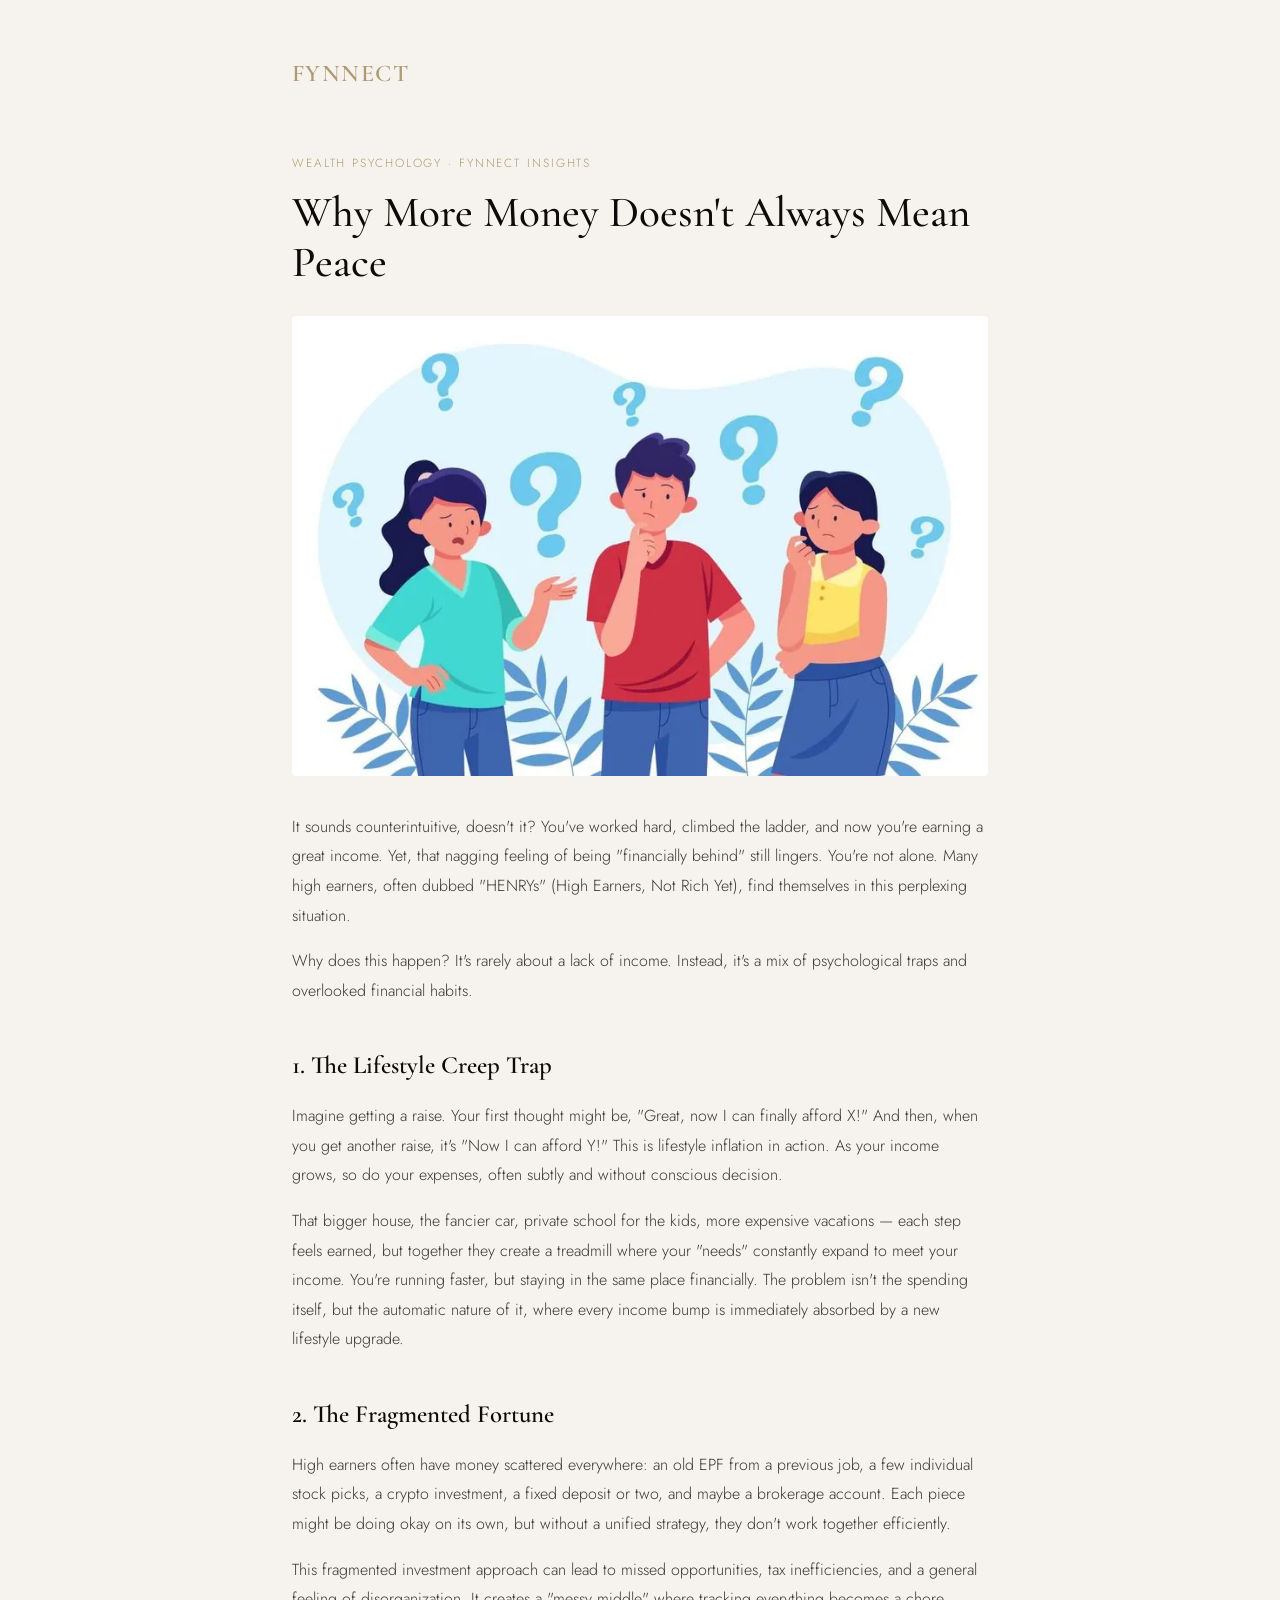
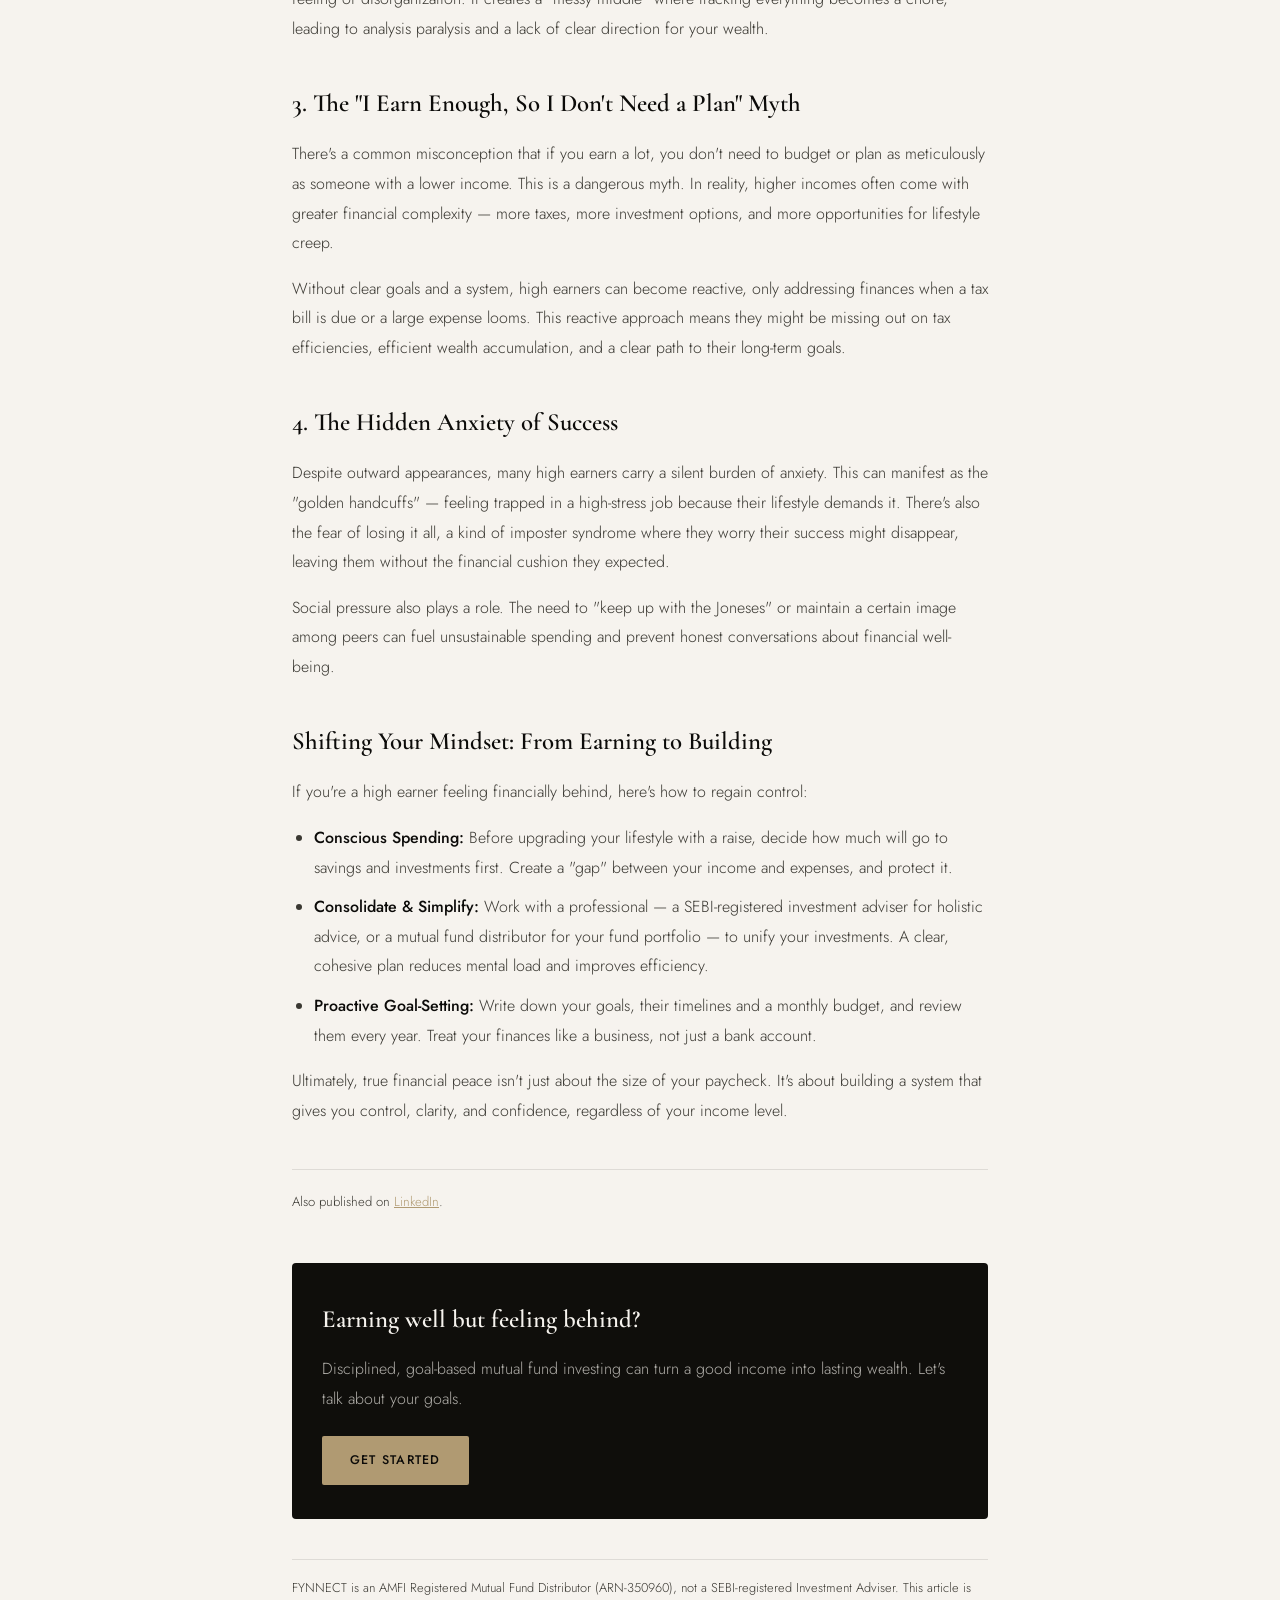
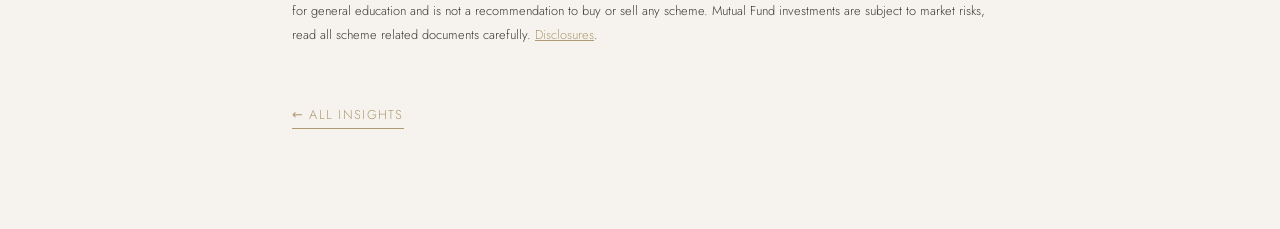
<file: insights/why-more-money-doesnt-mean-peace.html>
<!DOCTYPE html>
<html lang="en">
<head>
<meta charset="UTF-8"/>
<meta name="viewport" content="width=device-width, initial-scale=1.0"/>
<meta http-equiv="Content-Security-Policy" content="default-src 'self'; style-src 'self' 'unsafe-inline'; font-src 'self'; script-src 'self' https://*.googletagmanager.com; img-src 'self' data: https://*.google-analytics.com https://*.googletagmanager.com https://*.g.doubleclick.net https://*.google.com https://*.google.co.in; connect-src 'self' https://*.google-analytics.com https://*.analytics.google.com https://*.googletagmanager.com https://*.g.doubleclick.net https://*.google.com https://*.google.co.in; object-src 'none'; base-uri 'self'"/>
<meta name="referrer" content="strict-origin-when-cross-origin"/>
<title>Why More Money Doesn't Always Mean Peace | FYNNECT</title>
<meta name="description" content="Many high earners still feel financially behind. Lifestyle creep, fragmented investments, and the myth that a high income removes the need for a plan — and how to fix each one."/>
<link rel="canonical" href="https://fynnect.com/insights/why-more-money-doesnt-mean-peace.html"/>
<meta property="og:type" content="article"/>
<meta property="og:site_name" content="FYNNECT"/>
<meta property="og:title" content="Why More Money Doesn't Always Mean Peace"/>
<meta property="og:description" content="A higher salary doesn't automatically bring financial calm. What actually creates peace is clarity — and a plan that holds."/>
<meta property="og:url" content="https://fynnect.com/insights/why-more-money-doesnt-mean-peace.html"/>
<meta property="og:image" content="https://fynnect.com/assets/insight-money-peace.jpg"/>
<meta name="twitter:card" content="summary_large_image"/>
<link rel="stylesheet" href="../assets/fonts.css"/>
<link rel="icon" href="/favicon.ico" sizes="48x48"/>
<link rel="icon" type="image/png" sizes="192x192" href="/assets/favicon-192.png"/>
<link rel="apple-touch-icon" href="/assets/apple-touch-icon.png"/>
<script type="application/ld+json">
{
  "@context": "https://schema.org",
  "@type": "Article",
  "headline": "Why More Money Doesn't Always Mean Peace",
  "description": "Why high earners still feel financially behind: lifestyle creep, fragmented investments, and the myth that income replaces planning.",
  "image": "https://fynnect.com/assets/insight-money-peace.jpg",
  "datePublished": "2026-07-07",
  "author": { "@type": "Organization", "name": "FYNNECT", "url": "https://fynnect.com/" },
  "publisher": { "@type": "Organization", "name": "FYNNECT", "url": "https://fynnect.com/" },
  "mainEntityOfPage": "https://fynnect.com/insights/why-more-money-doesnt-mean-peace.html"
}
</script>
<style>
*, *::before, *::after { box-sizing: border-box; margin: 0; padding: 0; }
:root { --ink:#0C0B09; --ink-soft:#3A3832; --cream:#F6F3EE; --gold:#B09A72; --sage:#7C8B7E; --border:rgba(12,11,9,0.10); }
body { font-family:'Jost',system-ui,sans-serif; background:var(--cream); color:var(--ink); font-weight:300; line-height:1.85; }
.wrap { max-width:760px; margin:0 auto; padding:52px 32px 100px; }
.logo { font-family:'Cormorant Garamond',Georgia,serif; font-size:1.5rem; font-weight:600; letter-spacing:0.06em; color:var(--gold); text-decoration:none; }
.tag { font-size:0.74rem; letter-spacing:0.16em; text-transform:uppercase; color:var(--gold); margin:56px 0 14px; }
h1 { font-family:'Cormorant Garamond',Georgia,serif; font-weight:500; font-size:2.7rem; line-height:1.15; margin-bottom:24px; }
.hero-img { width:100%; height:auto; border-radius:4px; margin:28px 0 36px; display:block; }
h2 { font-family:'Cormorant Garamond',Georgia,serif; font-weight:600; font-size:1.55rem; margin:38px 0 12px; }
p { color:var(--ink-soft); margin-bottom:16px; }
ul { padding-left:22px; margin-bottom:16px; }
li { color:var(--ink-soft); margin-bottom:10px; }
strong { font-weight:500; color:var(--ink); }
.refs { font-size:0.82rem; color:var(--ink-soft); border-top:1px solid var(--border); margin-top:44px; padding-top:20px; }
.refs p { font-size:0.82rem; margin-bottom:6px; }
a { color:var(--gold); }
.cta-box { background:#0F0E0B; color:var(--cream); border-radius:4px; padding:34px 30px; margin-top:48px; }
.cta-box h2 { color:var(--cream); margin-top:0; }
.cta-box p { color:rgba(246,243,238,0.7); }
.btn { display:inline-block; font-size:0.78rem; font-weight:500; letter-spacing:0.1em; text-transform:uppercase; text-decoration:none; padding:13px 28px; color:var(--ink); background:var(--gold); border-radius:2px; margin-top:6px; }
.back { display:inline-block; margin-top:40px; font-size:0.8rem; letter-spacing:0.1em; text-transform:uppercase; text-decoration:none; border-bottom:1px solid var(--gold); padding-bottom:2px; }
a:focus-visible { outline:2px solid var(--gold); outline-offset:3px; }
.mfd-note { font-size:0.8rem; color:var(--ink-soft); border-top:1px solid var(--border); margin-top:40px; padding-top:16px; }
</style>
</head>
<body>
<div class="wrap">
  <a href="../index.html" class="logo">FYNNECT</a>

  <p class="tag">Wealth Psychology · FYNNECT Insights</p>
  <h1>Why More Money Doesn't Always Mean Peace</h1>
  <img src="../assets/insight-money-peace.webp" alt="High earner reflecting on financial peace" class="hero-img" width="800" height="529"/>

  <p>It sounds counterintuitive, doesn't it? You've worked hard, climbed the ladder, and now you're earning a great income. Yet, that nagging feeling of being "financially behind" still lingers. You're not alone. Many high earners, often dubbed "HENRYs" (High Earners, Not Rich Yet), find themselves in this perplexing situation.</p>
  <p>Why does this happen? It's rarely about a lack of income. Instead, it's a mix of psychological traps and overlooked financial habits.</p>

  <h2>1. The Lifestyle Creep Trap</h2>
  <p>Imagine getting a raise. Your first thought might be, "Great, now I can finally afford X!" And then, when you get another raise, it's "Now I can afford Y!" This is lifestyle inflation in action. As your income grows, so do your expenses, often subtly and without conscious decision.</p>
  <p>That bigger house, the fancier car, private school for the kids, more expensive vacations — each step feels earned, but together they create a treadmill where your "needs" constantly expand to meet your income. You're running faster, but staying in the same place financially. The problem isn't the spending itself, but the automatic nature of it, where every income bump is immediately absorbed by a new lifestyle upgrade.</p>

  <h2>2. The Fragmented Fortune</h2>
  <p>High earners often have money scattered everywhere: an old EPF from a previous job, a few individual stock picks, a crypto investment, a fixed deposit or two, and maybe a brokerage account. Each piece might be doing okay on its own, but without a unified strategy, they don't work together efficiently.</p>
  <p>This fragmented investment approach can lead to missed opportunities, tax inefficiencies, and a general feeling of disorganization. It creates a "messy middle" where tracking everything becomes a chore, leading to analysis paralysis and a lack of clear direction for your wealth.</p>

  <h2>3. The "I Earn Enough, So I Don't Need a Plan" Myth</h2>
  <p>There's a common misconception that if you earn a lot, you don't need to budget or plan as meticulously as someone with a lower income. This is a dangerous myth. In reality, higher incomes often come with greater financial complexity — more taxes, more investment options, and more opportunities for lifestyle creep.</p>
  <p>Without clear goals and a system, high earners can become reactive, only addressing finances when a tax bill is due or a large expense looms. This reactive approach means they might be missing out on tax efficiencies, efficient wealth accumulation, and a clear path to their long-term goals.</p>

  <h2>4. The Hidden Anxiety of Success</h2>
  <p>Despite outward appearances, many high earners carry a silent burden of anxiety. This can manifest as the "golden handcuffs" — feeling trapped in a high-stress job because their lifestyle demands it. There's also the fear of losing it all, a kind of imposter syndrome where they worry their success might disappear, leaving them without the financial cushion they expected.</p>
  <p>Social pressure also plays a role. The need to "keep up with the Joneses" or maintain a certain image among peers can fuel unsustainable spending and prevent honest conversations about financial well-being.</p>

  <h2>Shifting Your Mindset: From Earning to Building</h2>
  <p>If you're a high earner feeling financially behind, here's how to regain control:</p>
  <ul>
    <li><strong>Conscious Spending:</strong> Before upgrading your lifestyle with a raise, decide how much will go to savings and investments first. Create a "gap" between your income and expenses, and protect it.</li>
    <li><strong>Consolidate &amp; Simplify:</strong> Work with a professional — a SEBI-registered investment adviser for holistic advice, or a mutual fund distributor for your fund portfolio — to unify your investments. A clear, cohesive plan reduces mental load and improves efficiency.</li>
    <li><strong>Proactive Goal-Setting:</strong> Write down your goals, their timelines and a monthly budget, and review them every year. Treat your finances like a business, not just a bank account.</li>
  </ul>
  <p>Ultimately, true financial peace isn't just about the size of your paycheck. It's about building a system that gives you control, clarity, and confidence, regardless of your income level.</p>

  <div class="refs">
    <p>Also published on <a href="https://www.linkedin.com/pulse/why-more-money-doesnt-always-mean-peace-fynnect-npvtc" target="_blank" rel="noopener">LinkedIn</a>.</p>
  </div>

  <div class="cta-box">
    <h2>Earning well but feeling behind?</h2>
    <p>Disciplined, goal-based mutual fund investing can turn a good income into lasting wealth. Let's talk about your goals.</p>
    <a href="../index.html#consult" class="btn">Get Started</a>
  </div>

  <p class="mfd-note">FYNNECT is an AMFI Registered Mutual Fund Distributor (ARN-350960), not a SEBI-registered Investment Adviser. This article is for general education and is not a recommendation to buy or sell any scheme. Mutual Fund investments are subject to market risks, read all scheme related documents carefully. <a href="../disclosures.html">Disclosures</a>.</p>

  <a href="../index.html#insights" class="back">← All Insights</a>
</div>
<script src="/assets/analytics.js" defer></script>
</body>
</html>
</file>
<file: assets/fonts.css>
/* Self-hosted Google Fonts (latin subset) */
@font-face { font-family: 'Cormorant Garamond'; font-style: italic; font-weight: 300; font-display: swap; src: url('fonts/cormorant-garamond-300-italic.woff2') format('woff2'); }
@font-face { font-family: 'Cormorant Garamond'; font-style: italic; font-weight: 400; font-display: swap; src: url('fonts/cormorant-garamond-400-italic.woff2') format('woff2'); }
@font-face { font-family: 'Cormorant Garamond'; font-style: normal; font-weight: 300; font-display: swap; src: url('fonts/cormorant-garamond-300.woff2') format('woff2'); }
@font-face { font-family: 'Cormorant Garamond'; font-style: normal; font-weight: 400; font-display: swap; src: url('fonts/cormorant-garamond-400.woff2') format('woff2'); }
@font-face { font-family: 'Cormorant Garamond'; font-style: normal; font-weight: 500; font-display: swap; src: url('fonts/cormorant-garamond-500.woff2') format('woff2'); }
@font-face { font-family: 'Cormorant Garamond'; font-style: normal; font-weight: 600; font-display: swap; src: url('fonts/cormorant-garamond-600.woff2') format('woff2'); }
@font-face { font-family: 'Jost'; font-style: normal; font-weight: 300; font-display: swap; src: url('fonts/jost-300.woff2') format('woff2'); }
@font-face { font-family: 'Jost'; font-style: normal; font-weight: 400; font-display: swap; src: url('fonts/jost-400.woff2') format('woff2'); }
@font-face { font-family: 'Jost'; font-style: normal; font-weight: 500; font-display: swap; src: url('fonts/jost-500.woff2') format('woff2'); }
@font-face { font-family: 'Jost'; font-style: normal; font-weight: 600; font-display: swap; src: url('fonts/jost-600.woff2') format('woff2'); }
</file>
